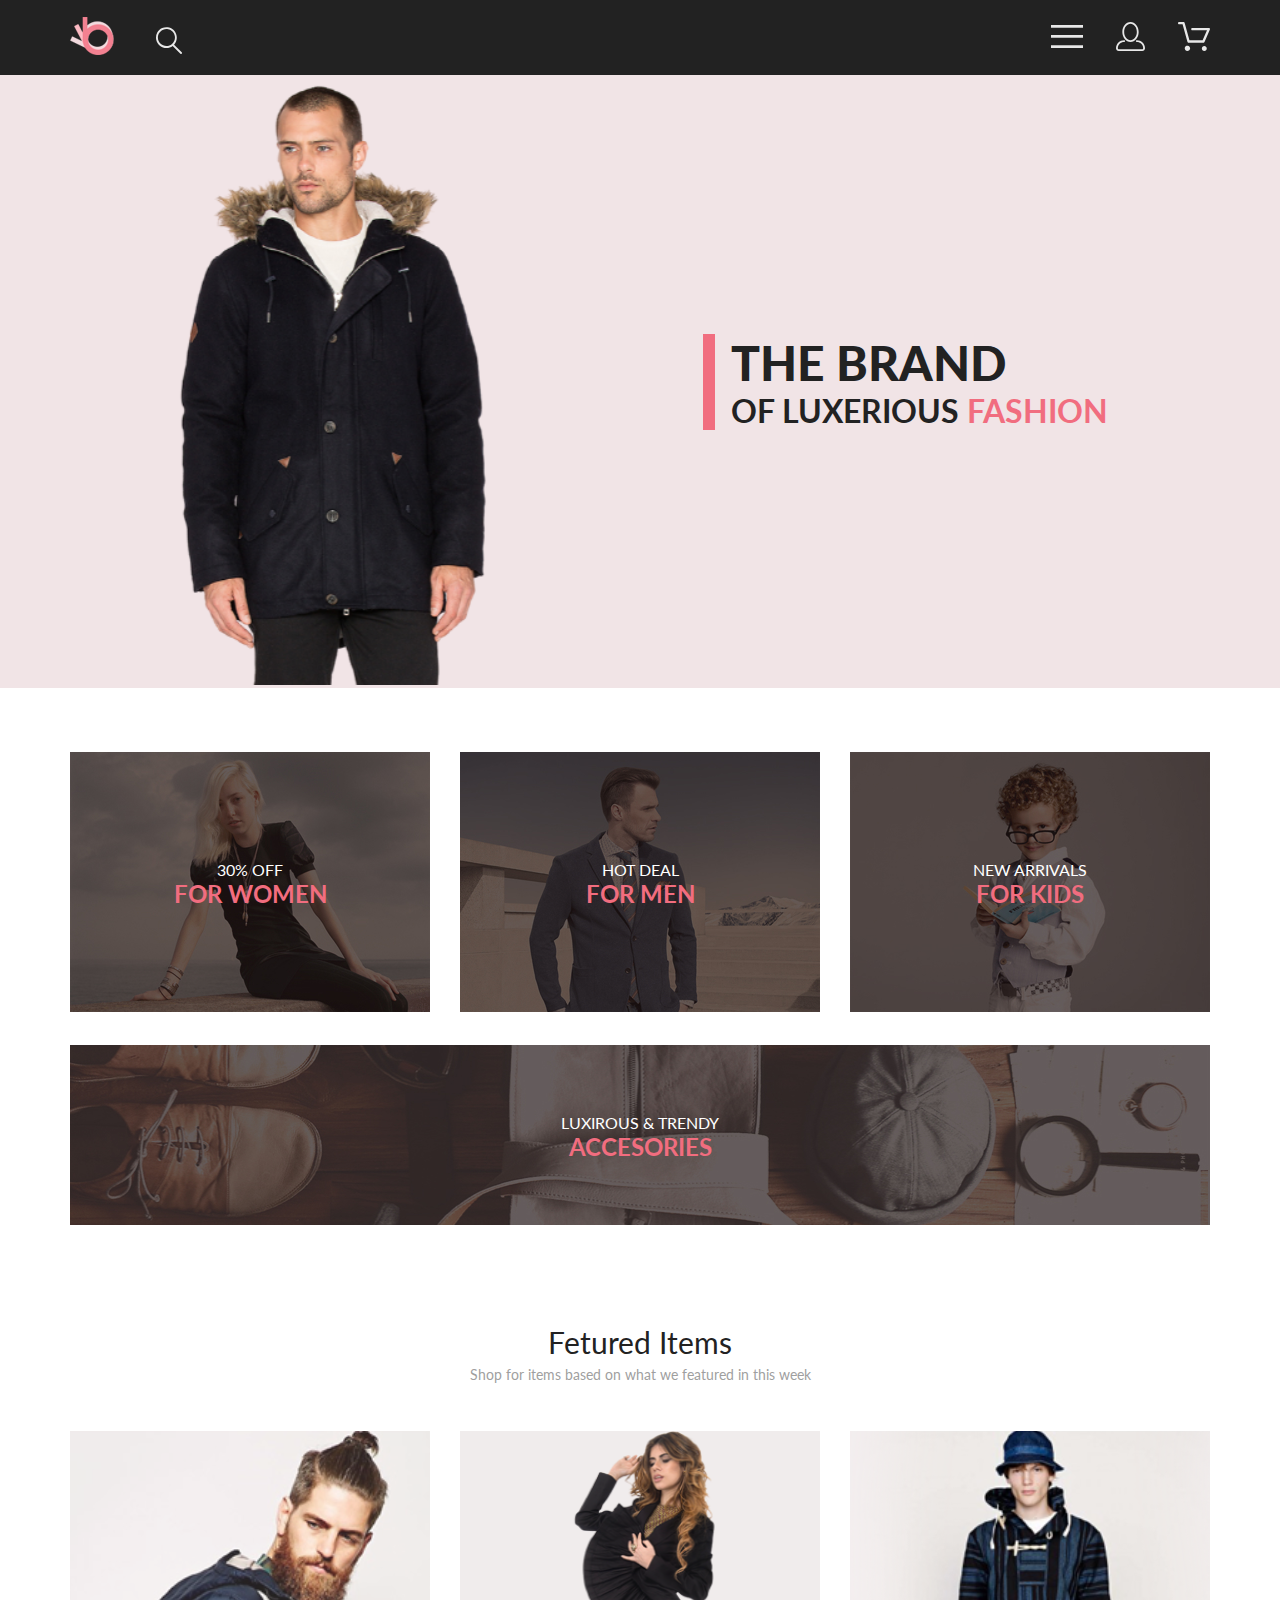
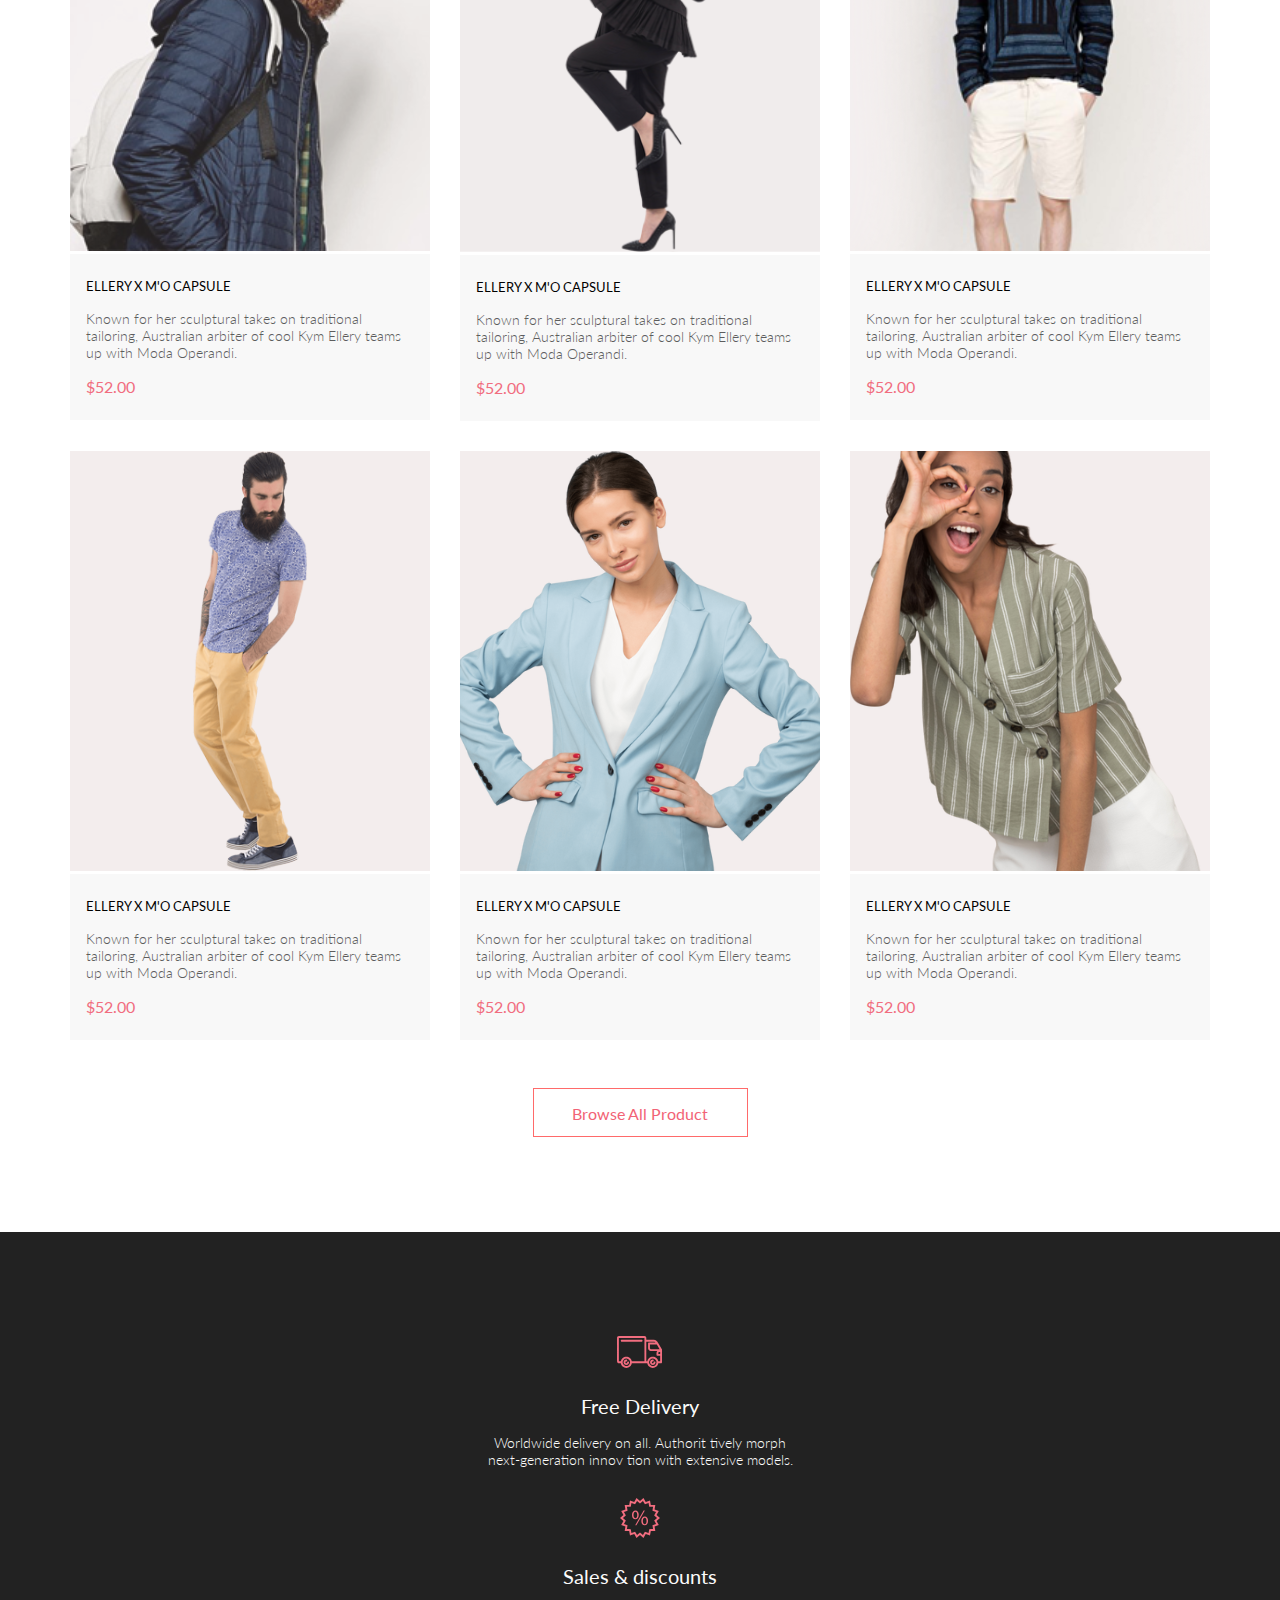
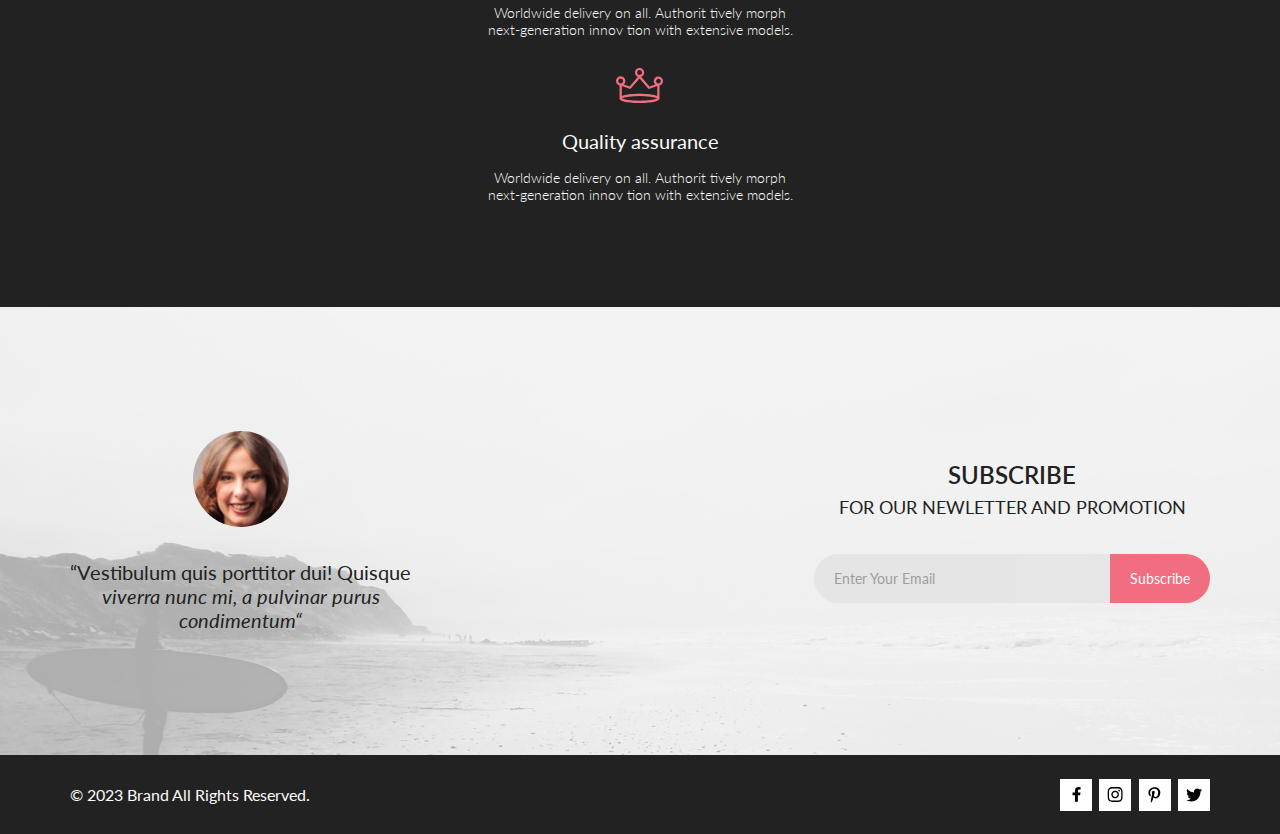
<file: FinalWork/index.html>
<!DOCTYPE html>
<html lang="en">

<head>
    <meta charset="UTF-8">
    <meta http-equiv="X-UA-Compatible" content="IE=edge">
    <meta name="viewport" content="width=device-width, initial-scale=1.0">
    <title>Интернет-магазин</title>
    <link rel="preconnect" href="https://fonts.googleapis.com">
    <link rel="preconnect" href="https://fonts.gstatic.com" crossorigin>
    <link
        href="https://fonts.googleapis.com/css2?family=Lato:wght@300;400;700;900&family=Open+Sans:wght@600;700;800&family=Raleway:wght@300;400;700&display=swap"
        rel="stylesheet">
    <link rel="stylesheet" href="statik/styles/style.css">
</head>

<body>
    <div class="top">

        <header class="header center">

            <div class="header__left">
                <a href="index.html"><img src="statik/images/top__menu__logo.svg" alt="логотип"></a>
                <a href="#"><img src="statik/images/top__menu__search.svg" alt="поиск"></a>
            </div>
            <nav class="header__right">
                <label for="header__check"><img src="statik/images/top__menu__menu.svg" alt="меню"></label>
                <a href="#" class="header__link-site"><img src="statik/images/top__menu__profile.svg"
                        alt="личный профиль"></a>
                <a href="#" class="header__link-site"><img src="statik/images/top__menu__basket.svg" alt="корзина"></a>
            </nav>
            <input class="header__checkbox" id="header__check" type="checkbox" checked>
            <div class="mobile-menu">
                <h3 class="mobile-menu__heading">MENU</h3>
                <div class="mobile-menu__box">
                    <div class="mobile-menu__item">
                        <a href="#" class="mobile-menu__title">MAN</a>
                        <ul class="mobile-menu__list">
                            <li><a class="mobile-menu__link" href="#">Accessories</a></li>
                            <li><a class="mobile-menu__link" href="#">Bags</a></li>
                            <li><a class="mobile-menu__link" href="#">Denim</a></li>
                            <li><a class="mobile-menu__link" href="#">T-Shirts</a></li>
                        </ul>
                    </div>
                    <div class="mobile-menu__item">
                        <a href="#" class="mobile-menu__title">WOMAN</a>
                        <ul class="mobile-menu__list">
                            <li><a class="mobile-menu__link" href="">Accessories</a></li>
                            <li><a class="mobile-menu__link" href="">Jackets & Coats</a></li>
                            <li><a class="mobile-menu__link" href="">Polos</a></li>
                            <li><a class="mobile-menu__link" href="">T-Shirts</a></li>
                            <li><a class="mobile-menu__link" href="">Shirts</a></li>
                        </ul>
                    </div>
                    <div class="mobile-menu__item">
                        <a href="#" class="mobile-menu__title">KIDS</a>
                        <ul class="mobile-menu__list">
                            <li><a class="mobile-menu__link" href="">Accessories</a></li>
                            <li><a class="mobile-menu__link" href="">Jackets & Coats</a></li>
                            <li><a class="mobile-menu__link" href="">Polos</a></li>
                            <li><a class="mobile-menu__link" href="">T-Shirts</a></li>
                            <li><a class="mobile-menu__link" href="">Shirts</a></li>
                            <li><a class="mobile-menu__link" href="">Bags</a></li>
                        </ul>
                    </div>
                </div>



            </div>


        </header>

        <section class="promo">

            <div class="promo__img">
                <img src="statik/images/header__img.svg" alt="фото с моделью">
            </div>

            <div class="promo__content">
                <div class="promo__info">
                    <h1 class="promo__title">THE BRAND</h1>
                    <h2 class="promo__heading">OF LUXERIOUS <span style="color: 
                        #F16D7F;">FASHION</span></h2>
                </div>
            </div>

        </section>

        <section class="sale center">

            <div class="sale__item">
                <div class="sale__content">
                    <p class="sale__text">30% OFF</p>
                    <h3 class="sale__heading">FOR WOMEN</h3>
                </div>
                <img src="statik/images/advertisement001.jpg" alt="sale image" class="img__sale">
            </div>

            <div class="sale__item">
                <div class="sale__content">
                    <p class="sale__text">HOT DEAL</p>
                    <h3 class="sale__heading">FOR MEN</h3>
                </div>
                <img src="statik/images/advertisement002.jpg" alt="sale image" class="img__sale">
            </div>

            <div class="sale__item">
                <div class="sale__content">
                    <p class="sale__text">NEW ARRIVALS</p>
                    <h3 class="sale__heading">FOR KIDS</h3>
                </div>
                <img src="statik/images/advertisement003.jpg" alt="sale image" class="img__sale">
            </div>

            <div class="sale__item sale__item__big">
                <div class="sale__content">
                    <p class="sale__text">LUXIROUS & TRENDY</p>
                    <h3 class="sale__heading">ACCESORIES</h3>
                </div>
                <img src="statik/images/advertisement004.jpg" alt="sale image" class="img__big">
            </div>

        </section>

        <section class="product-box center">

            <h2 class="product-box__heading">Fetured Items</h2>
            <p class="product-box__text">Shop for items based on what we featured in this week</p>

            <div class="product-box__content">

                <div class="product">

                    <div class="product__picturebox">

                        <div class="product__picturebox__itemHover">
                            <button class="product__picturebox__buy-button">
                                <img src="statik/images/Vector.svg" alt="корзина"
                                    class="product__picturebox__buy-button-img">
                                Add to Cart
                            </button>
                        </div>

                        <img src="statik/images/top__info_img001.svg" alt="photo 001" class="product__picturebox__img">

                    </div>

                    <div class="product__content">
                        <h5 class="product__content__heading">ELLERY X M'O CAPSULE</h5>
                        <p class="product__content__text">Known for her sculptural takes on traditional <br>
                            tailoring, Australian arbiter of cool Kym Ellery teams <br>
                            up with Moda Operandi.</p>
                        <p class="product__content__price">$52.00</p>
                    </div>

                </div>

                <div class="product">

                    <div class="product__picturebox">

                        <div class="product__picturebox__itemHover">
                            <button class="product__picturebox__buy-button">
                                <img src="statik/images/Vector.svg" alt="корзина"
                                    class="product__picturebox__buy-button-img">
                                Add to Cart
                            </button>
                        </div>

                        <img src="statik/images/top__info_img002-2.svg" alt="photo 002"
                            class="product__picturebox__img">

                    </div>

                    <div class="product__content">
                        <h5 class="product__content__heading">ELLERY X M'O CAPSULE</h5>
                        <p class="product__content__text">Known for her sculptural takes on traditional <br>
                            tailoring, Australian arbiter of cool Kym Ellery teams <br>
                            up with Moda Operandi.</p>
                        <p class="product__content__price">$52.00</p>
                    </div>

                </div>

                <div class="product">

                    <div class="product__picturebox">

                        <div class="product__picturebox__itemHover">
                            <button class="product__picturebox__buy-button">
                                <img src="statik/images/Vector.svg" alt="корзина"
                                    class="product__picturebox__buy-button-img">
                                Add to Cart
                            </button>
                        </div>

                        <img src="statik/images/top__info_img003.svg" alt="photo 003" class="product__picturebox__img">

                    </div>

                    <div class="product__content">
                        <h5 class="product__content__heading">ELLERY X M'O CAPSULE</h5>
                        <p class="product__content__text">Known for her sculptural takes on traditional <br>
                            tailoring, Australian arbiter of cool Kym Ellery teams <br>
                            up with Moda Operandi.</p>
                        <p class="product__content__price">$52.00</p>
                    </div>

                </div>

                <div class="product">

                    <div class="product__picturebox">

                        <div class="product__picturebox__itemHover">
                            <button class="product__picturebox__buy-button">
                                <img src="statik/images/Vector.svg" alt="корзина"
                                    class="product__picturebox__buy-button-img">
                                Add to Cart
                            </button>
                        </div>

                        <img src="statik/images/top__info_img004.svg" alt="photo 004" class="product__picturebox__img">

                    </div>

                    <div class="product__content">
                        <h5 class="product__content__heading">ELLERY X M'O CAPSULE</h5>
                        <p class="product__content__text">Known for her sculptural takes on traditional <br>
                            tailoring, Australian arbiter of cool Kym Ellery teams <br>
                            up with Moda Operandi.</p>
                        <p class="product__content__price">$52.00</p>
                    </div>

                </div>

                <div class="product">

                    <div class="product__picturebox">

                        <div class="product__picturebox__itemHover">
                            <button class="product__picturebox__buy-button">
                                <img src="statik/images/Vector.svg" alt="корзина"
                                    class="product__picturebox__buy-button-img">
                                Add to Cart
                            </button>
                        </div>

                        <img src="statik/images/top__info_img005.svg" alt="photo 005" class="product__picturebox__img">

                    </div>

                    <div class="product__content">
                        <h5 class="product__content__heading">ELLERY X M'O CAPSULE</h5>
                        <p class="product__content__text">Known for her sculptural takes on traditional <br>
                            tailoring, Australian arbiter of cool Kym Ellery teams <br>
                            up with Moda Operandi.</p>
                        <p class="product__content__price">$52.00</p>
                    </div>

                </div>

                <div class="product">

                    <div class="product__picturebox">

                        <div class="product__picturebox__itemHover">
                            <button class="product__picturebox__buy-button">
                                <img src="statik/images/Vector.svg" alt="корзина"
                                    class="product__picturebox__buy-button-img">
                                Add to Cart
                            </button>
                        </div>

                        <img src="statik/images/top__info_img006.svg" alt="photo 006" class="product__picturebox__img">

                    </div>

                    <div class="product__content">
                        <h5 class="product__content__heading">ELLERY X M'O CAPSULE</h5>
                        <p class="product__content__text">Known for her sculptural takes on traditional <br>
                            tailoring, Australian arbiter of cool Kym Ellery teams <br>
                            up with Moda Operandi.</p>
                        <p class="product__content__price">$52.00</p>
                    </div>

                </div>

            </div>

            <div class="product-box__button">
                <button class="product-box__button__text">Browse All Product</button>
            </div>

        </section>

        <div class="advantages center">

            <article class="advantages__item">
                <img src="statik/images/advantages1.svg" alt="машина">
                <h3 class="advantages__item__heading">Free Delivery</h3>
                <p class="advantages__item__text">Worldwide delivery on all. Authorit tively morph <br> next-generation
                    innov
                    tion with extensive
                    models.
                </p>
            </article>

            <article class="advantages__item">
                <img src="statik/images/advantages2.svg" alt="процент">
                <h3 class="advantages__item__heading">Sales & discounts</h3>
                <p class="advantages__item__text">Worldwide delivery on all. Authorit tively morph <br> next-generation
                    innov
                    tion with extensive
                    models.
                </p>
            </article>

            <article class="advantages__item">
                <img src="statik/images/advantages3.svg" alt="корона">
                <h3 class="advantages__item__heading">Quality assurance</h3>
                <p class="advantages__item__text">Worldwide delivery on all. Authorit tively morph <br> next-generation
                    innov
                    tion with extensive
                    models.
                </p>
            </article>

        </div>

        <div class="subscription center">

            <figure class="subscription__staff">
                <img src="statik/images/face.svg" alt="лицо">
                <p class="subscription__staff__figure-text">“Vestibulum quis porttitor dui! Quisque<br> <em>viverra nunc
                        mi, a pulvinar
                        purus<br>
                        condimentum“</em></p>
            </figure>

            <div class="subscription__input-email">
                <p class="subscription__input-email__text"><span
                        class="subscription__input-email__title">SUBSCRIBE</span><br>
                    FOR OUR NEWLETTER AND PROMOTION</p>

                <div class="subscription__input-email__submit">
                    <input class="subscription__input-email__submit__subscribe" type="email" required
                        placeholder="Enter Your Email">
                    <input class="subscription__input-email__submit__btn" type="submit" value="Subscribe">
                </div>
            </div>

        </div>

        <footer class="footer center">
            <p class="footer__text">© 2023 Brand All Rights Reserved.</p>
            <div class="footer__items">
                <a class="footer__items__item" href="#"><img src="statik/images/facebook.svg" alt="facebook"></a>
                <a class="footer__items__item" href="#"><img src="statik/images/instagram.svg" alt="instagram"></a>
                <a class="footer__items__item" href="#"><svg width="13" height="16" viewBox="0 0 13 16" fill="none"
                        xmlns="http://www.w3.org/2000/svg">
                        <path
                            d="M6.74032 0.203125C3.55564 0.203125 0.408203 2.34063 0.408203 5.8C0.408203 8 1.63738 9.25 2.38233 9.25C2.68963 9.25 2.86655 8.3875 2.86655 8.14375C2.86655 7.85313 2.13091 7.23438 2.13091 6.025C2.13091 3.5125 4.03055 1.73125 6.4889 1.73125C8.60271 1.73125 10.1671 2.94062 10.1671 5.1625C10.1671 6.82187 9.50597 9.93437 7.36422 9.93437C6.59133 9.93437 5.93018 9.37187 5.93018 8.56563C5.93018 7.38438 6.74963 6.24062 6.74963 5.02187C6.74963 2.95312 3.835 3.32812 3.835 5.82812C3.835 6.35313 3.90018 6.93437 4.13298 7.4125C3.70463 9.26875 2.82931 12.0344 2.82931 13.9469C2.82931 14.5375 2.91311 15.1188 2.96899 15.7094C3.07452 15.8281 3.02175 15.8156 3.18316 15.7563C4.74757 13.6 4.69169 13.1781 5.3994 10.3562C5.78119 11.0875 6.76826 11.4812 7.55046 11.4812C10.8469 11.4812 12.3275 8.24688 12.3275 5.33125C12.3275 2.22813 9.66427 0.203125 6.74032 0.203125Z"
                            fill="black" />
                    </svg>
                </a>
                <a class="footer__items__item" href="#"><svg width="17" height="14" viewBox="0 0 17 14" fill="none"
                        xmlns="http://www.w3.org/2000/svg">
                        <path
                            d="M14.4184 3.74113C14.4285 3.88325 14.4285 4.02541 14.4285 4.16753C14.4285 8.50253 11.1512 13.4975 5.16133 13.4975C3.31595 13.4975 1.60168 12.9594 0.159668 12.0254C0.421861 12.0558 0.673935 12.066 0.946216 12.066C2.46887 12.066 3.87057 11.5483 4.98989 10.665C3.55797 10.6345 2.35797 9.69038 1.94452 8.39088C2.14621 8.42131 2.34788 8.44163 2.55966 8.44163C2.85209 8.44163 3.14455 8.401 3.4168 8.32997C1.92437 8.02538 0.805016 6.70559 0.805016 5.11169V5.07109C1.23861 5.31475 1.74285 5.46703 2.27726 5.48731C1.39996 4.89847 0.825192 3.89341 0.825192 2.75634C0.825192 2.14722 0.986506 1.58884 1.26887 1.10153C2.87224 3.09138 5.28232 4.39084 7.9848 4.533C7.93439 4.28934 7.90413 4.03556 7.90413 3.78175C7.90413 1.97463 9.35623 0.502563 11.1613 0.502563C12.0991 0.502563 12.9461 0.898501 13.5411 1.53809C14.2772 1.39597 14.9831 1.12184 15.6083 0.74622C15.3662 1.50766 14.852 2.14725 14.1764 2.55331C14.8318 2.48228 15.4671 2.2995 16.052 2.04572C15.6084 2.69544 15.0537 3.27409 14.4184 3.74113V3.74113Z"
                            fill="black" />
                    </svg>
                </a>
            </div>
        </footer>

    </div>

</body>

</html>
</file>
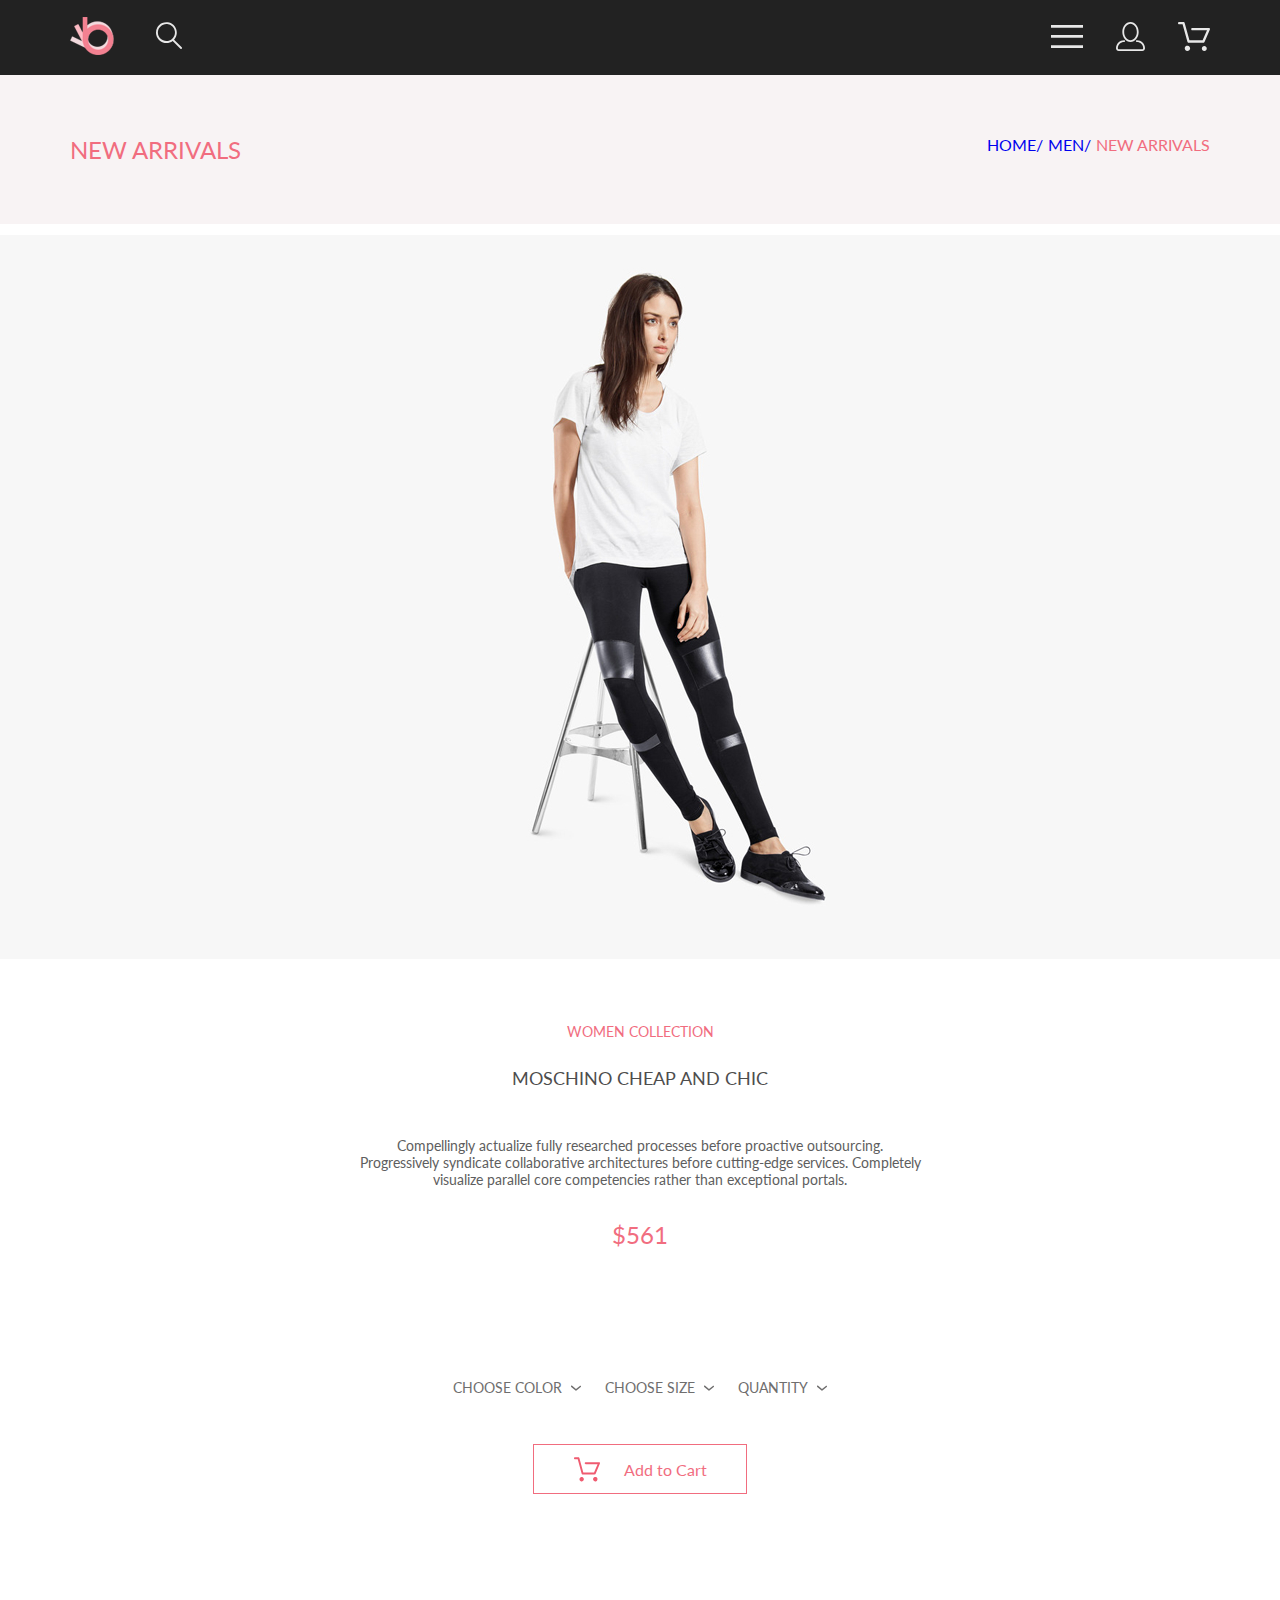
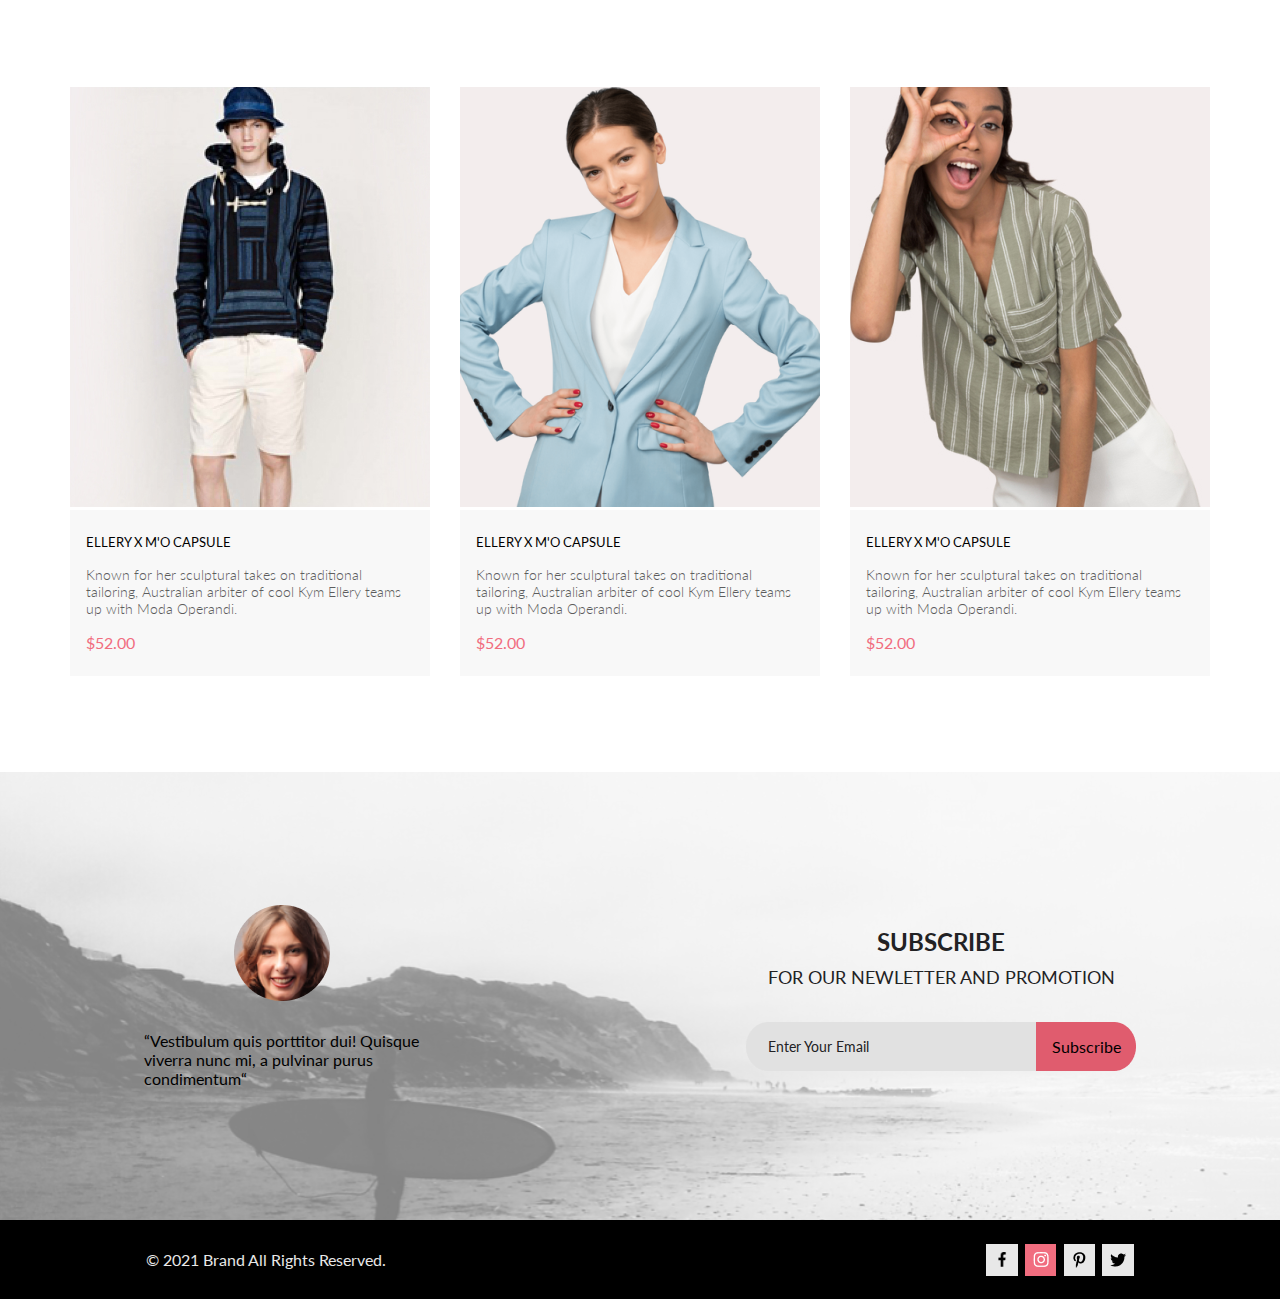
<file: HW_1/index.html>
<!DOCTYPE html>
<html lang="en">

<head>
    <link rel="preconnect" href="https://fonts.googleapis.com">
    <link rel="preconnect" href="https://fonts.gstatic.com" crossorigin>
    <link href="https://fonts.googleapis.com/css2?family=Lato:wght@300;400;700;900&display=swap" rel="stylesheet">
    <meta charset="UTF-8">
    <meta http-equiv="X-UA-Compatible" content="IE=edge">
    <meta name="viewport" content="width=device-width, initial-scale=1.0">
    <title>Document</title>
    <link rel="stylesheet" href="style.css">
    <link rel="preconnect" href="https://fonts.googleapis.com">
    <link rel="preconnect" href="https://fonts.gstatic.com" crossorigin>
    <link
        href="https://fonts.googleapis.com/css2?family=Lato:ital,wght@0,100;1,400&family=Open+Sans:ital,wght@0,300;0,500;1,400&family=Pattaya&display=swap"
        rel="stylesheet">
</head>

<body>
    <header class="header center">
        <div class="header__left">
            <a href="index.html"><img src="img/logo.png" alt="logo"></a>
            <a href="#"><img src="img/search.svg" alt="search"></a>
        </div>
        <nav class="header__right">
            <label for="header__check"><img src="img/menu.svg" alt="menu"></label>
            <a class="header__link-site" href="registration.html"><img src="img/reg.svg" alt="reg"></a>
            <a class="header__link-site" href="cart.html"><img src="img/cart.svg" alt="cart"></a>
        </nav>
        <input class="header__checkbox" id="header__check" type="checkbox">
        <!-- <div class="mobile-menu">
            <div class="mobile-menu__link-site">
                <a href="registration.html">
                    <svg width="29" height="29" viewBox="0 0 29 29" fill="none" xmlns="http://www.w3.org/2000/svg">
                        <path
                            d="M14.5 19.937C19 19.937 22.656 15.464 22.656 9.968C22.656 4.472 19 0 14.5 0C13.3631 0.0217413 12.2463 0.303398 11.2351 0.823397C10.2239 1.34339 9.34507 2.08794 8.66602 3C7.12663 4.99573 6.30819 7.45381 6.34399 9.974C6.34399 15.465 10 19.937 14.5 19.937ZM14.5 1.813C18 1.813 20.844 5.472 20.844 9.969C20.844 14.466 17.998 18.125 14.5 18.125C11.002 18.125 8.15603 14.465 8.15503 9.969C8.15403 5.473 11 1.813 14.5 1.813ZM20.844 18.125C20.6036 18.125 20.373 18.2205 20.203 18.3905C20.033 18.5605 19.9375 18.7911 19.9375 19.0315C19.9375 19.2719 20.033 19.5025 20.203 19.6725C20.373 19.8425 20.6036 19.938 20.844 19.938C22.526 19.9399 24.1386 20.6088 25.3279 21.7982C26.5172 22.9875 27.1861 24.6 27.188 26.282C27.1875 26.5221 27.0918 26.7523 26.922 26.9221C26.7522 27.0918 26.5221 27.1875 26.282 27.188H2.71997C2.47985 27.1875 2.24975 27.0918 2.07996 26.9221C1.91016 26.7523 1.81449 26.5221 1.81396 26.282C1.81608 24.6001 2.48517 22.9877 3.67444 21.7985C4.86371 20.6092 6.47608 19.9401 8.15796 19.938C8.39824 19.938 8.62868 19.8425 8.79858 19.6726C8.96849 19.5027 9.06396 19.2723 9.06396 19.032C9.06396 18.7917 8.96849 18.5613 8.79858 18.3914C8.62868 18.2215 8.39824 18.126 8.15796 18.126C5.99541 18.1279 3.92201 18.9875 2.39258 20.5164C0.863144 22.0453 0.00264777 24.1185 0 26.281C0.000794067 27.0019 0.287502 27.693 0.797241 28.2027C1.30698 28.7125 1.99811 28.9992 2.71899 29H26.282C27.0027 28.9989 27.6936 28.7121 28.2031 28.2024C28.7126 27.6927 28.9992 27.0017 29 26.281C28.9974 24.1187 28.1372 22.0457 26.6083 20.5168C25.0793 18.9878 23.0063 18.1276 20.844 18.125Z"
                            fill="black" />
                    </svg>
                </a>
                <a href="cart.html">
                    <svg width="32" height="29" viewBox="0 0 32 29" fill="none" xmlns="http://www.w3.org/2000/svg">
                        <path
                            d="M26.2009 29C25.5532 28.9738 24.9415 28.6948 24.4972 28.2227C24.0529 27.7506 23.8114 27.1232 23.8245 26.475C23.8376 25.8269 24.1043 25.2097 24.5673 24.7559C25.0303 24.3022 25.6527 24.048 26.301 24.048C26.9493 24.048 27.5717 24.3022 28.0347 24.7559C28.4977 25.2097 28.7644 25.8269 28.7775 26.475C28.7906 27.1232 28.549 27.7506 28.1047 28.2227C27.6604 28.6948 27.0488 28.9738 26.401 29H26.2009ZM6.75293 26.32C6.75293 25.79 6.91011 25.2718 7.20459 24.8311C7.49907 24.3904 7.91764 24.0469 8.40735 23.844C8.89705 23.6412 9.43594 23.5881 9.95581 23.6915C10.4757 23.7949 10.9532 24.0502 11.328 24.425C11.7028 24.7998 11.9581 25.2773 12.0615 25.7972C12.1649 26.317 12.1118 26.8559 11.9089 27.3456C11.7061 27.8353 11.3626 28.2539 10.9219 28.5483C10.4812 28.8428 9.96304 29 9.43298 29C9.08087 29.0003 8.73212 28.9311 8.40674 28.7966C8.08136 28.662 7.78569 28.4646 7.53662 28.2158C7.28755 27.9669 7.09001 27.6713 6.9552 27.3461C6.82039 27.0208 6.75098 26.6721 6.75098 26.32H6.75293ZM10.553 20.686C10.2935 20.6868 10.0409 20.6024 9.83411 20.4457C9.62727 20.2891 9.47758 20.0689 9.40796 19.819L4.57495 2.36401H1.18201C0.868521 2.36401 0.567859 2.23947 0.346191 2.01781C0.124523 1.79614 0 1.49549 0 1.18201C0 0.868519 0.124523 0.567873 0.346191 0.346205C0.567859 0.124537 0.868521 5.81268e-06 1.18201 5.81268e-06H5.46301C5.7225 -0.00080736 5.97504 0.0837201 6.18176 0.240568C6.38848 0.397416 6.53784 0.617884 6.60693 0.868006L11.4399 18.323H24.6179L29.001 8.27501H14.401C14.2428 8.27961 14.0854 8.25242 13.9379 8.19507C13.7904 8.13771 13.6559 8.05134 13.5424 7.94108C13.4288 7.83082 13.3386 7.69891 13.277 7.55315C13.2154 7.40739 13.1836 7.25075 13.1836 7.0925C13.1836 6.93426 13.2154 6.77762 13.277 6.63186C13.3386 6.4861 13.4288 6.35419 13.5424 6.24393C13.6559 6.13367 13.7904 6.0473 13.9379 5.98994C14.0854 5.93259 14.2428 5.90541 14.401 5.91001H30.814C31.0097 5.90996 31.2022 5.95866 31.3744 6.05172C31.5465 6.14478 31.6928 6.27926 31.7999 6.44301C31.9078 6.60729 31.9734 6.79569 31.9908 6.99145C32.0083 7.18721 31.9771 7.38424 31.9 7.565L26.495 19.977C26.4026 20.1876 26.251 20.3668 26.0585 20.4927C25.866 20.6186 25.641 20.6858 25.411 20.686H10.553Z"
                            fill="black" />
                    </svg>

                </a>
            </div>
            <h3 class="mobile-menu__heading">MENU</h3>
            <div class="mobile-menu__box">
                <div class="mobile-menu__item">
                    <a href="catalog.html" class="mobile-menu__title">MAN</a>
                    <ul class="mobile-menu__list">
                        <li><a class="mobile-menu__link" href="#">Accessories</a></li>
                        <li><a class="mobile-menu__link" href="#">Bags</a></li>
                        <li><a class="mobile-menu__link" href="#">Denim</a></li>
                        <li><a class="mobile-menu__link" href="#">T-Shirts</a></li>
                    </ul>
                </div>
                <div class="mobile-menu__item">
                    <a href="catalog.html" class="mobile-menu__title">WOMAN</a>
                    <ul class="mobile-menu__list">
                        <li><a class="mobile-menu__link" href="">Accessories</a></li>
                        <li><a class="mobile-menu__link" href="">Bags</a></li>
                        <li><a class="mobile-menu__link" href="">Denim</a></li>
                        <li><a class="mobile-menu__link" href="">T-Shirts</a></li>
                    </ul>
                </div>
                <div class="mobile-menu__item">
                    <a href="catalog.html" class="mobile-menu__title">KIDS</a>
                    <ul class="mobile-menu__list">
                        <li><a class="mobile-menu__link" href="">Accessories</a></li>
                        <li><a class="mobile-menu__link" href="">Bags</a></li>
                        <li><a class="mobile-menu__link" href="">Denim</a></li>
                        <li><a class="mobile-menu__link" href="">T-Shirts</a></li>
                    </ul>
                </div>
            </div>
        </div> -->
    </header>
    <!-- <section class="promo">
        <div class="promo__img">
            <img src="img/promo.png" alt="photo promo">
        </div>
        <div class="promo__content">
            <div class="promo__info">
                <h1 class="promo__title">THE BRAND</h1>
                <h2 class="promo__heading">OF LUXERIOUS FASHION</h2>
            </div>
        </div>
    </section> -->
    <!-- <section class="sale center">
        <div class="sale__item">
            <img src="img/si1.jpg" alt="sale image">
            <div class="sale__content">
                <p class="sale__text">30% OFF</p>
                <h3 class="sale__heading">FOR WOMEN</h3>
            </div>
        </div>
        <div class="sale__item">
            <img src="img/si2.jpg" alt="sale image">
            <div class="sale__content">
                <p class="sale__text">30% OFF</p>
                <h3 class="sale__heading">FOR WOMEN</h3>
            </div>
        </div>
        <div class="sale__item">
            <img src="img/si3.jpg" alt="sale image">
            <div class="sale__content">
                <p class="sale__text">30% OFF</p>
                <h3 class="sale__heading">FOR WOMEN</h3>
            </div>
        </div>
        <div class="sale__item sale__item_big">
            <img src="img/sibig.jpg" alt="sale image">
            <div class="sale__content">
                <p class="sale__text">30% OFF</p>
                <h3 class="sale__heading">FOR WOMEN</h3>
            </div>
        </div>
    </section> -->

    <section class="top-head center">
        <h2 class="top-head_heading">
            NEW ARRIVALS
        </h2>
        <nav class="top-head_breadcrumbs">
            <a href="#" class="top-head_breadcrumbs_linc">HOME/</a>
            <a href="#" class="top-head_breadcrumbs_linc">MEN/</a>
            <div><a href="#" class="top-head_breadcrumbs_linc top-head_last_linc">NEW ARRIVALS</a></div>
        </nav>
    </section>

    <div class="women_img center"><img src="img/women_1.jpg" alt="women"></div>
    <section class="women center">
        
        <div class="women_text">
            <p class="women_text_one">WOMEN COLLECTION</p>
            <p class="women_text_two">MOSCHINO CHEAP AND CHIC</p>
            <p class="women_text_three">Compellingly actualize fully researched processes before proactive outsourcing.
                <br> Progressively syndicate collaborative architectures before cutting-edge services. Completely <br>
                visualize parallel core competencies rather than exceptional portals. </p>
            <p class="women_text_price">$561</p>
        </div>
        <div class="choose center">
            <div class="choose_items">
                <a href="#" class="choose_item"><span>CHOOSE COLOR</span> <svg width="11" height="6" viewBox="0 0 11 6" fill="none" xmlns="http://www.w3.org/2000/svg">
                    <path d="M5.00214 5.64846C4.83521 5.64879 4.67343 5.59016 4.54488 5.48275L0.258102 1.88021C0.112196 1.75791 0.0204417 1.58217 0.00302325 1.39165C-0.0143952 1.20112 0.0439493 1.01143 0.165221 0.864289C0.286493 0.717149 0.460759 0.624619 0.649682 0.607053C0.838605 0.589487 1.02671 0.648325 1.17262 0.770623L5.00214 3.9985L8.83167 0.885905C8.90475 0.826055 8.98884 0.781361 9.0791 0.754391C9.16937 0.727421 9.26403 0.718707 9.35764 0.72875C9.45126 0.738794 9.54198 0.767396 9.6246 0.812913C9.70722 0.85843 9.7801 0.919965 9.83906 0.993981C9.90449 1.06806 9.95405 1.15498 9.98462 1.24927C10.0152 1.34357 10.0261 1.44321 10.0167 1.54197C10.0073 1.64073 9.97784 1.73646 9.93005 1.82318C9.88227 1.9099 9.81723 1.98573 9.73904 2.04592L5.45225 5.52598C5.32002 5.61641 5.16154 5.65954 5.00214 5.64846Z" fill="#6F6E6E"/>
                    </svg>
                    </a>
                <a href="#" class="choose_item"><span>CHOOSE SIZE</span> <svg width="11" height="6" viewBox="0 0 11 6" fill="none" xmlns="http://www.w3.org/2000/svg">
                    <path d="M5.00214 5.64846C4.83521 5.64879 4.67343 5.59016 4.54488 5.48275L0.258102 1.88021C0.112196 1.75791 0.0204417 1.58217 0.00302325 1.39165C-0.0143952 1.20112 0.0439493 1.01143 0.165221 0.864289C0.286493 0.717149 0.460759 0.624619 0.649682 0.607053C0.838605 0.589487 1.02671 0.648325 1.17262 0.770623L5.00214 3.9985L8.83167 0.885905C8.90475 0.826055 8.98884 0.781361 9.0791 0.754391C9.16937 0.727421 9.26403 0.718707 9.35764 0.72875C9.45126 0.738794 9.54198 0.767396 9.6246 0.812913C9.70722 0.85843 9.7801 0.919965 9.83906 0.993981C9.90449 1.06806 9.95405 1.15498 9.98462 1.24927C10.0152 1.34357 10.0261 1.44321 10.0167 1.54197C10.0073 1.64073 9.97784 1.73646 9.93005 1.82318C9.88227 1.9099 9.81723 1.98573 9.73904 2.04592L5.45225 5.52598C5.32002 5.61641 5.16154 5.65954 5.00214 5.64846Z" fill="#6F6E6E"/>
                    </svg></a>
                <a href="#" class="choose_item"><span>QUANTITY</span><svg width="11" height="6" viewBox="0 0 11 6" fill="none" xmlns="http://www.w3.org/2000/svg">
                    <path d="M5.00214 5.64846C4.83521 5.64879 4.67343 5.59016 4.54488 5.48275L0.258102 1.88021C0.112196 1.75791 0.0204417 1.58217 0.00302325 1.39165C-0.0143952 1.20112 0.0439493 1.01143 0.165221 0.864289C0.286493 0.717149 0.460759 0.624619 0.649682 0.607053C0.838605 0.589487 1.02671 0.648325 1.17262 0.770623L5.00214 3.9985L8.83167 0.885905C8.90475 0.826055 8.98884 0.781361 9.0791 0.754391C9.16937 0.727421 9.26403 0.718707 9.35764 0.72875C9.45126 0.738794 9.54198 0.767396 9.6246 0.812913C9.70722 0.85843 9.7801 0.919965 9.83906 0.993981C9.90449 1.06806 9.95405 1.15498 9.98462 1.24927C10.0152 1.34357 10.0261 1.44321 10.0167 1.54197C10.0073 1.64073 9.97784 1.73646 9.93005 1.82318C9.88227 1.9099 9.81723 1.98573 9.73904 2.04592L5.45225 5.52598C5.32002 5.61641 5.16154 5.65954 5.00214 5.64846Z" fill="#6F6E6E"/>
                    </svg></a>
            </div>
            <div class="choose_btn"><svg width="27" height="25" viewBox="0 0 27 25" fill="none"
                    xmlns="http://www.w3.org/2000/svg">
                    <path
                        d="M5.49847 22.185C5.50635 21.752 5.64091 21.3309 5.88519 20.9748C6.12947 20.6186 6.47261 20.3431 6.87158 20.1828C7.27055 20.0226 7.7076 19.9848 8.12781 20.0741C8.54802 20.1635 8.93269 20.376 9.23358 20.685C9.53447 20.994 9.73817 21.3857 9.81909 21.811C9.90002 22.2363 9.85453 22.6763 9.68842 23.0756C9.52231 23.475 9.24296 23.8161 8.88538 24.0559C8.52779 24.2957 8.10791 24.4237 7.67847 24.4237C7.38955 24.4211 7.10399 24.3611 6.83807 24.2472C6.57216 24.1333 6.3311 23.9676 6.12866 23.7597C5.92623 23.5518 5.76639 23.3057 5.65826 23.0355C5.55013 22.7653 5.49584 22.4763 5.49847 22.185ZM21.3045 24.4237C20.8711 24.4303 20.4453 24.3087 20.0797 24.074C19.7141 23.8393 19.4247 23.5017 19.2471 23.103C19.0696 22.7042 19.0117 22.2618 19.0806 21.8303C19.1496 21.3988 19.3423 20.9971 19.6351 20.6748C19.9278 20.3524 20.3077 20.1236 20.728 20.0165C21.1482 19.9095 21.5903 19.929 21.9997 20.0724C22.4091 20.2159 22.7679 20.4771 23.0317 20.8238C23.2956 21.1706 23.453 21.5877 23.4845 22.0236C23.5269 22.6155 23.3369 23.2004 22.9555 23.6523C22.7706 23.8745 22.5436 24.0574 22.2877 24.1901C22.0319 24.3227 21.7524 24.4025 21.4655 24.4247L21.3045 24.4237ZM8.59351 17.4855C8.38116 17.4851 8.17488 17.414 8.00671 17.2833C7.83855 17.1525 7.71792 16.9694 7.66351 16.7624L3.73651 2.19527H0.978516C0.719001 2.19527 0.470064 2.09128 0.28656 1.90622C0.103056 1.72116 0 1.47018 0 1.20847C0 0.946764 0.103056 0.695782 0.28656 0.510726C0.470064 0.325669 0.719001 0.22168 0.978516 0.22168H4.45752C4.66982 0.222254 4.876 0.293463 5.04413 0.424184C5.21226 0.554905 5.33295 0.737883 5.38751 0.944787L9.31451 15.5119H20.0185L23.5765 7.12665H11.7185C11.459 7.12665 11.2101 7.02266 11.0266 6.83761C10.8431 6.65255 10.74 6.40157 10.74 6.13986C10.74 5.87815 10.8431 5.62717 11.0266 5.44211C11.2101 5.25705 11.459 5.15306 11.7185 5.15306H25.0535C25.2131 5.15352 25.3701 5.19451 25.5099 5.27223C25.6497 5.34995 25.7679 5.46195 25.8535 5.59784C25.9413 5.73569 25.9945 5.89303 26.0084 6.05627C26.0224 6.21951 25.9966 6.38368 25.9335 6.53465L21.5425 16.8935C21.469 17.0684 21.3462 17.2177 21.1895 17.3229C21.0327 17.4281 20.8488 17.4846 20.6605 17.4855H8.59351Z"
                        fill="#EF5B70" />
                </svg>
                Add to Cart</div>
        </div>
    </section>

    <section class="product-box center">
        <!-- <h2 class="product-box__heading">Fetured Items</h2>
        <p class="product-box__text">Shop for items based on what we featured in this week</p> -->
        <div class="product-box__content">
            <!-- <div class="product">
                <img class="product__img" src="img/product1.jpg" alt="#">
                <div class="product__content">
                    <a href="product.html" class="product__heading">ELLERY X M'O CAPSULE</a>
                    <p class="product__text">Known for her sculptural takes on traditional tailoring, Australian
                        arbiter
                        of cool Kym Ellery teams up with Moda Operandi.</p>
                    <p class="product__price">$52.00</p>
                </div>
                <a href="#" class="product__add"><svg width="27" height="25" viewBox="0 0 27 25" fill="none"
                        xmlns="http://www.w3.org/2000/svg">
                        <path
                            d="M21.9509 23.2667H21.8386C21.2294 23.2667 20.7177 22.7671 20.6735 22.1294C20.629 21.4607 21.1175 20.8785 21.7626 20.8346C21.788 20.8329 21.8145 20.832 21.8405 20.832C22.4575 20.832 22.9743 21.3219 23.0201 21.9487C23.0319 22.1971 22.9914 22.5514 22.736 22.8439L22.73 22.8507L22.7242 22.8575C22.5275 23.0912 22.2607 23.2321 21.9509 23.2667ZM8.21887 23.2604C7.5683 23.2604 7.03906 22.7174 7.03906 22.05C7.03906 21.3832 7.5683 20.8406 8.21887 20.8406C8.86945 20.8406 9.39868 21.3832 9.39868 22.05C9.39868 22.7174 8.86945 23.2604 8.21887 23.2604Z"
                            fill="white" />
                        <path
                            d="M21.876 22.2662C21.921 22.2549 21.9423 22.2339 21.96 22.2129C21.9678 22.2037 21.9756 22.1946 21.9835 22.1855C22.02 22.1438 22.0233 22.0553 22.0224 22.0105C22.0092 21.9044 21.9185 21.8315 21.8412 21.8315C21.8375 21.8315 21.8336 21.8317 21.8312 21.8318C21.7531 21.8372 21.6653 21.9409 21.6719 22.0625C21.6813 22.1793 21.7675 22.2662 21.8392 22.2662H21.876ZM8.21954 22.2599C8.31873 22.2599 8.39935 22.1655 8.39935 22.0496C8.39935 21.9341 8.31873 21.8401 8.21954 21.8401C8.12042 21.8401 8.03973 21.9341 8.03973 22.0496C8.03973 22.1655 8.12042 22.2599 8.21954 22.2599ZM21.9995 24.2662C21.9517 24.2662 21.8878 24.2662 21.8392 24.2662C20.7017 24.2662 19.7567 23.3545 19.6765 22.198C19.5964 20.9929 20.4937 19.9183 21.6953 19.8364C21.7441 19.8331 21.7928 19.8315 21.8412 19.8315C22.9799 19.8315 23.9413 20.7324 24.019 21.8884C24.0505 22.4915 23.8741 23.0612 23.4898 23.5012C23.1055 23.9575 22.5764 24.2177 21.9995 24.2662ZM8.21954 24.2599C7.01532 24.2599 6.03973 23.2709 6.03973 22.0496C6.03973 20.8291 7.01532 19.8401 8.21954 19.8401C9.42371 19.8401 10.3994 20.8291 10.3994 22.0496C10.3994 23.2709 9.42371 24.2599 8.21954 24.2599ZM21.1984 17.3938H9.13306C8.70013 17.3938 8.31586 17.1005 8.20331 16.6775L4.27753 2.24768H1.52173C0.993408 2.24768 0.560547 1.80859 0.560547 1.27039C0.560547 0.733032 0.993408 0.292969 1.52173 0.292969H4.99933C5.43134 0.292969 5.81561 0.586304 5.9281 1.01025L9.85394 15.4391H20.5576L24.1144 7.13379H12.2578C11.7286 7.13379 11.2957 6.69373 11.2957 6.15649C11.2957 5.61914 11.7286 5.17908 12.2578 5.17908H25.5886C25.9091 5.17908 26.2141 5.34192 26.3896 5.61914C26.566 5.89539 26.5984 6.23743 26.4697 6.547L22.0795 16.807C21.9193 17.1653 21.5827 17.3938 21.1984 17.3938Z"
                            fill="white" />
                        <path
                            d="M21.876 22.2662C21.921 22.2549 21.9423 22.2339 21.96 22.2129C21.9678 22.2037 21.9756 22.1946 21.9835 22.1855C22.02 22.1438 22.0233 22.0553 22.0224 22.0105C22.0092 21.9044 21.9185 21.8315 21.8412 21.8315C21.8375 21.8315 21.8336 21.8317 21.8312 21.8318C21.7531 21.8372 21.6653 21.9409 21.6719 22.0625C21.6813 22.1793 21.7675 22.2662 21.8392 22.2662H21.876ZM8.21954 22.2599C8.31873 22.2599 8.39935 22.1655 8.39935 22.0496C8.39935 21.9341 8.31873 21.8401 8.21954 21.8401C8.12042 21.8401 8.03973 21.9341 8.03973 22.0496C8.03973 22.1655 8.12042 22.2599 8.21954 22.2599ZM21.9995 24.2662C21.9517 24.2662 21.8878 24.2662 21.8392 24.2662C20.7017 24.2662 19.7567 23.3545 19.6765 22.198C19.5964 20.9929 20.4937 19.9183 21.6953 19.8364C21.7441 19.8331 21.7928 19.8315 21.8412 19.8315C22.9799 19.8315 23.9413 20.7324 24.019 21.8884C24.0505 22.4915 23.8741 23.0612 23.4898 23.5012C23.1055 23.9575 22.5764 24.2177 21.9995 24.2662ZM8.21954 24.2599C7.01532 24.2599 6.03973 23.2709 6.03973 22.0496C6.03973 20.8291 7.01532 19.8401 8.21954 19.8401C9.42371 19.8401 10.3994 20.8291 10.3994 22.0496C10.3994 23.2709 9.42371 24.2599 8.21954 24.2599ZM21.1984 17.3938H9.13306C8.70013 17.3938 8.31586 17.1005 8.20331 16.6775L4.27753 2.24768H1.52173C0.993408 2.24768 0.560547 1.80859 0.560547 1.27039C0.560547 0.733032 0.993408 0.292969 1.52173 0.292969H4.99933C5.43134 0.292969 5.81561 0.586304 5.9281 1.01025L9.85394 15.4391H20.5576L24.1144 7.13379H12.2578C11.7286 7.13379 11.2957 6.69373 11.2957 6.15649C11.2957 5.61914 11.7286 5.17908 12.2578 5.17908H25.5886C25.9091 5.17908 26.2141 5.34192 26.3896 5.61914C26.566 5.89539 26.5984 6.23743 26.4697 6.547L22.0795 16.807C21.9193 17.1653 21.5827 17.3938 21.1984 17.3938Z"
                            fill="white" />
                    </svg>
                    Add to Cart</a>
            </div>
            <div class="product">
                <img class="product__img" src="img/a4.jpg" alt="#">
                <div class="product__content">
                    <a href="product.html" class="product__heading">ELLERY X M'O CAPSULE</a>
                    <p class="product__text">Known for her sculptural takes on traditional tailoring, Australian
                        arbiter
                        of cool Kym Ellery teams up with Moda Operandi.</p>
                    <p class="product__price">$52.00</p>
                </div>
                <a href="#" class="product__add"><svg width="27" height="25" viewBox="0 0 27 25" fill="none"
                        xmlns="http://www.w3.org/2000/svg">
                        <path
                            d="M21.9509 23.2667H21.8386C21.2294 23.2667 20.7177 22.7671 20.6735 22.1294C20.629 21.4607 21.1175 20.8785 21.7626 20.8346C21.788 20.8329 21.8145 20.832 21.8405 20.832C22.4575 20.832 22.9743 21.3219 23.0201 21.9487C23.0319 22.1971 22.9914 22.5514 22.736 22.8439L22.73 22.8507L22.7242 22.8575C22.5275 23.0912 22.2607 23.2321 21.9509 23.2667ZM8.21887 23.2604C7.5683 23.2604 7.03906 22.7174 7.03906 22.05C7.03906 21.3832 7.5683 20.8406 8.21887 20.8406C8.86945 20.8406 9.39868 21.3832 9.39868 22.05C9.39868 22.7174 8.86945 23.2604 8.21887 23.2604Z"
                            fill="white" />
                        <path
                            d="M21.876 22.2662C21.921 22.2549 21.9423 22.2339 21.96 22.2129C21.9678 22.2037 21.9756 22.1946 21.9835 22.1855C22.02 22.1438 22.0233 22.0553 22.0224 22.0105C22.0092 21.9044 21.9185 21.8315 21.8412 21.8315C21.8375 21.8315 21.8336 21.8317 21.8312 21.8318C21.7531 21.8372 21.6653 21.9409 21.6719 22.0625C21.6813 22.1793 21.7675 22.2662 21.8392 22.2662H21.876ZM8.21954 22.2599C8.31873 22.2599 8.39935 22.1655 8.39935 22.0496C8.39935 21.9341 8.31873 21.8401 8.21954 21.8401C8.12042 21.8401 8.03973 21.9341 8.03973 22.0496C8.03973 22.1655 8.12042 22.2599 8.21954 22.2599ZM21.9995 24.2662C21.9517 24.2662 21.8878 24.2662 21.8392 24.2662C20.7017 24.2662 19.7567 23.3545 19.6765 22.198C19.5964 20.9929 20.4937 19.9183 21.6953 19.8364C21.7441 19.8331 21.7928 19.8315 21.8412 19.8315C22.9799 19.8315 23.9413 20.7324 24.019 21.8884C24.0505 22.4915 23.8741 23.0612 23.4898 23.5012C23.1055 23.9575 22.5764 24.2177 21.9995 24.2662ZM8.21954 24.2599C7.01532 24.2599 6.03973 23.2709 6.03973 22.0496C6.03973 20.8291 7.01532 19.8401 8.21954 19.8401C9.42371 19.8401 10.3994 20.8291 10.3994 22.0496C10.3994 23.2709 9.42371 24.2599 8.21954 24.2599ZM21.1984 17.3938H9.13306C8.70013 17.3938 8.31586 17.1005 8.20331 16.6775L4.27753 2.24768H1.52173C0.993408 2.24768 0.560547 1.80859 0.560547 1.27039C0.560547 0.733032 0.993408 0.292969 1.52173 0.292969H4.99933C5.43134 0.292969 5.81561 0.586304 5.9281 1.01025L9.85394 15.4391H20.5576L24.1144 7.13379H12.2578C11.7286 7.13379 11.2957 6.69373 11.2957 6.15649C11.2957 5.61914 11.7286 5.17908 12.2578 5.17908H25.5886C25.9091 5.17908 26.2141 5.34192 26.3896 5.61914C26.566 5.89539 26.5984 6.23743 26.4697 6.547L22.0795 16.807C21.9193 17.1653 21.5827 17.3938 21.1984 17.3938Z"
                            fill="white" />
                        <path
                            d="M21.876 22.2662C21.921 22.2549 21.9423 22.2339 21.96 22.2129C21.9678 22.2037 21.9756 22.1946 21.9835 22.1855C22.02 22.1438 22.0233 22.0553 22.0224 22.0105C22.0092 21.9044 21.9185 21.8315 21.8412 21.8315C21.8375 21.8315 21.8336 21.8317 21.8312 21.8318C21.7531 21.8372 21.6653 21.9409 21.6719 22.0625C21.6813 22.1793 21.7675 22.2662 21.8392 22.2662H21.876ZM8.21954 22.2599C8.31873 22.2599 8.39935 22.1655 8.39935 22.0496C8.39935 21.9341 8.31873 21.8401 8.21954 21.8401C8.12042 21.8401 8.03973 21.9341 8.03973 22.0496C8.03973 22.1655 8.12042 22.2599 8.21954 22.2599ZM21.9995 24.2662C21.9517 24.2662 21.8878 24.2662 21.8392 24.2662C20.7017 24.2662 19.7567 23.3545 19.6765 22.198C19.5964 20.9929 20.4937 19.9183 21.6953 19.8364C21.7441 19.8331 21.7928 19.8315 21.8412 19.8315C22.9799 19.8315 23.9413 20.7324 24.019 21.8884C24.0505 22.4915 23.8741 23.0612 23.4898 23.5012C23.1055 23.9575 22.5764 24.2177 21.9995 24.2662ZM8.21954 24.2599C7.01532 24.2599 6.03973 23.2709 6.03973 22.0496C6.03973 20.8291 7.01532 19.8401 8.21954 19.8401C9.42371 19.8401 10.3994 20.8291 10.3994 22.0496C10.3994 23.2709 9.42371 24.2599 8.21954 24.2599ZM21.1984 17.3938H9.13306C8.70013 17.3938 8.31586 17.1005 8.20331 16.6775L4.27753 2.24768H1.52173C0.993408 2.24768 0.560547 1.80859 0.560547 1.27039C0.560547 0.733032 0.993408 0.292969 1.52173 0.292969H4.99933C5.43134 0.292969 5.81561 0.586304 5.9281 1.01025L9.85394 15.4391H20.5576L24.1144 7.13379H12.2578C11.7286 7.13379 11.2957 6.69373 11.2957 6.15649C11.2957 5.61914 11.7286 5.17908 12.2578 5.17908H25.5886C25.9091 5.17908 26.2141 5.34192 26.3896 5.61914C26.566 5.89539 26.5984 6.23743 26.4697 6.547L22.0795 16.807C21.9193 17.1653 21.5827 17.3938 21.1984 17.3938Z"
                            fill="white" />
                    </svg>
                    Add to Cart</a>
            </div>
            <div class="product">
                <img class="product__img" src="img/a1.jpg" alt="#">
                <div class="product__content">
                    <a href="product.html" class="product__heading">ELLERY X M'O CAPSULE</a>
                    <p class="product__text">Known for her sculptural takes on traditional tailoring, Australian
                        arbiter
                        of cool Kym Ellery teams up with Moda Operandi.</p>
                    <p class="product__price">$52.00</p>
                </div>
                <a href="#" class="product__add"><svg width="27" height="25" viewBox="0 0 27 25" fill="none"
                        xmlns="http://www.w3.org/2000/svg">
                        <path
                            d="M21.9509 23.2667H21.8386C21.2294 23.2667 20.7177 22.7671 20.6735 22.1294C20.629 21.4607 21.1175 20.8785 21.7626 20.8346C21.788 20.8329 21.8145 20.832 21.8405 20.832C22.4575 20.832 22.9743 21.3219 23.0201 21.9487C23.0319 22.1971 22.9914 22.5514 22.736 22.8439L22.73 22.8507L22.7242 22.8575C22.5275 23.0912 22.2607 23.2321 21.9509 23.2667ZM8.21887 23.2604C7.5683 23.2604 7.03906 22.7174 7.03906 22.05C7.03906 21.3832 7.5683 20.8406 8.21887 20.8406C8.86945 20.8406 9.39868 21.3832 9.39868 22.05C9.39868 22.7174 8.86945 23.2604 8.21887 23.2604Z"
                            fill="white" />
                        <path
                            d="M21.876 22.2662C21.921 22.2549 21.9423 22.2339 21.96 22.2129C21.9678 22.2037 21.9756 22.1946 21.9835 22.1855C22.02 22.1438 22.0233 22.0553 22.0224 22.0105C22.0092 21.9044 21.9185 21.8315 21.8412 21.8315C21.8375 21.8315 21.8336 21.8317 21.8312 21.8318C21.7531 21.8372 21.6653 21.9409 21.6719 22.0625C21.6813 22.1793 21.7675 22.2662 21.8392 22.2662H21.876ZM8.21954 22.2599C8.31873 22.2599 8.39935 22.1655 8.39935 22.0496C8.39935 21.9341 8.31873 21.8401 8.21954 21.8401C8.12042 21.8401 8.03973 21.9341 8.03973 22.0496C8.03973 22.1655 8.12042 22.2599 8.21954 22.2599ZM21.9995 24.2662C21.9517 24.2662 21.8878 24.2662 21.8392 24.2662C20.7017 24.2662 19.7567 23.3545 19.6765 22.198C19.5964 20.9929 20.4937 19.9183 21.6953 19.8364C21.7441 19.8331 21.7928 19.8315 21.8412 19.8315C22.9799 19.8315 23.9413 20.7324 24.019 21.8884C24.0505 22.4915 23.8741 23.0612 23.4898 23.5012C23.1055 23.9575 22.5764 24.2177 21.9995 24.2662ZM8.21954 24.2599C7.01532 24.2599 6.03973 23.2709 6.03973 22.0496C6.03973 20.8291 7.01532 19.8401 8.21954 19.8401C9.42371 19.8401 10.3994 20.8291 10.3994 22.0496C10.3994 23.2709 9.42371 24.2599 8.21954 24.2599ZM21.1984 17.3938H9.13306C8.70013 17.3938 8.31586 17.1005 8.20331 16.6775L4.27753 2.24768H1.52173C0.993408 2.24768 0.560547 1.80859 0.560547 1.27039C0.560547 0.733032 0.993408 0.292969 1.52173 0.292969H4.99933C5.43134 0.292969 5.81561 0.586304 5.9281 1.01025L9.85394 15.4391H20.5576L24.1144 7.13379H12.2578C11.7286 7.13379 11.2957 6.69373 11.2957 6.15649C11.2957 5.61914 11.7286 5.17908 12.2578 5.17908H25.5886C25.9091 5.17908 26.2141 5.34192 26.3896 5.61914C26.566 5.89539 26.5984 6.23743 26.4697 6.547L22.0795 16.807C21.9193 17.1653 21.5827 17.3938 21.1984 17.3938Z"
                            fill="white" />
                        <path
                            d="M21.876 22.2662C21.921 22.2549 21.9423 22.2339 21.96 22.2129C21.9678 22.2037 21.9756 22.1946 21.9835 22.1855C22.02 22.1438 22.0233 22.0553 22.0224 22.0105C22.0092 21.9044 21.9185 21.8315 21.8412 21.8315C21.8375 21.8315 21.8336 21.8317 21.8312 21.8318C21.7531 21.8372 21.6653 21.9409 21.6719 22.0625C21.6813 22.1793 21.7675 22.2662 21.8392 22.2662H21.876ZM8.21954 22.2599C8.31873 22.2599 8.39935 22.1655 8.39935 22.0496C8.39935 21.9341 8.31873 21.8401 8.21954 21.8401C8.12042 21.8401 8.03973 21.9341 8.03973 22.0496C8.03973 22.1655 8.12042 22.2599 8.21954 22.2599ZM21.9995 24.2662C21.9517 24.2662 21.8878 24.2662 21.8392 24.2662C20.7017 24.2662 19.7567 23.3545 19.6765 22.198C19.5964 20.9929 20.4937 19.9183 21.6953 19.8364C21.7441 19.8331 21.7928 19.8315 21.8412 19.8315C22.9799 19.8315 23.9413 20.7324 24.019 21.8884C24.0505 22.4915 23.8741 23.0612 23.4898 23.5012C23.1055 23.9575 22.5764 24.2177 21.9995 24.2662ZM8.21954 24.2599C7.01532 24.2599 6.03973 23.2709 6.03973 22.0496C6.03973 20.8291 7.01532 19.8401 8.21954 19.8401C9.42371 19.8401 10.3994 20.8291 10.3994 22.0496C10.3994 23.2709 9.42371 24.2599 8.21954 24.2599ZM21.1984 17.3938H9.13306C8.70013 17.3938 8.31586 17.1005 8.20331 16.6775L4.27753 2.24768H1.52173C0.993408 2.24768 0.560547 1.80859 0.560547 1.27039C0.560547 0.733032 0.993408 0.292969 1.52173 0.292969H4.99933C5.43134 0.292969 5.81561 0.586304 5.9281 1.01025L9.85394 15.4391H20.5576L24.1144 7.13379H12.2578C11.7286 7.13379 11.2957 6.69373 11.2957 6.15649C11.2957 5.61914 11.7286 5.17908 12.2578 5.17908H25.5886C25.9091 5.17908 26.2141 5.34192 26.3896 5.61914C26.566 5.89539 26.5984 6.23743 26.4697 6.547L22.0795 16.807C21.9193 17.1653 21.5827 17.3938 21.1984 17.3938Z"
                            fill="white" />
                    </svg>
                    Add to Cart</a>
            </div> -->
            <div class="product">
                <img class="product__img" src="img/a2.jpg" alt="#">
                <div class="product__content">
                    <a href="product.html" class="product__heading">ELLERY X M'O CAPSULE</a>
                    <p class="product__text">Known for her sculptural takes on traditional tailoring, Australian
                        arbiter
                        of cool Kym Ellery teams up with Moda Operandi.</p>
                    <p class="product__price">$52.00</p>
                </div>
                <a href="#" class="product__add"><svg width="27" height="25" viewBox="0 0 27 25" fill="none"
                        xmlns="http://www.w3.org/2000/svg">
                        <path
                            d="M21.9509 23.2667H21.8386C21.2294 23.2667 20.7177 22.7671 20.6735 22.1294C20.629 21.4607 21.1175 20.8785 21.7626 20.8346C21.788 20.8329 21.8145 20.832 21.8405 20.832C22.4575 20.832 22.9743 21.3219 23.0201 21.9487C23.0319 22.1971 22.9914 22.5514 22.736 22.8439L22.73 22.8507L22.7242 22.8575C22.5275 23.0912 22.2607 23.2321 21.9509 23.2667ZM8.21887 23.2604C7.5683 23.2604 7.03906 22.7174 7.03906 22.05C7.03906 21.3832 7.5683 20.8406 8.21887 20.8406C8.86945 20.8406 9.39868 21.3832 9.39868 22.05C9.39868 22.7174 8.86945 23.2604 8.21887 23.2604Z"
                            fill="white" />
                        <path
                            d="M21.876 22.2662C21.921 22.2549 21.9423 22.2339 21.96 22.2129C21.9678 22.2037 21.9756 22.1946 21.9835 22.1855C22.02 22.1438 22.0233 22.0553 22.0224 22.0105C22.0092 21.9044 21.9185 21.8315 21.8412 21.8315C21.8375 21.8315 21.8336 21.8317 21.8312 21.8318C21.7531 21.8372 21.6653 21.9409 21.6719 22.0625C21.6813 22.1793 21.7675 22.2662 21.8392 22.2662H21.876ZM8.21954 22.2599C8.31873 22.2599 8.39935 22.1655 8.39935 22.0496C8.39935 21.9341 8.31873 21.8401 8.21954 21.8401C8.12042 21.8401 8.03973 21.9341 8.03973 22.0496C8.03973 22.1655 8.12042 22.2599 8.21954 22.2599ZM21.9995 24.2662C21.9517 24.2662 21.8878 24.2662 21.8392 24.2662C20.7017 24.2662 19.7567 23.3545 19.6765 22.198C19.5964 20.9929 20.4937 19.9183 21.6953 19.8364C21.7441 19.8331 21.7928 19.8315 21.8412 19.8315C22.9799 19.8315 23.9413 20.7324 24.019 21.8884C24.0505 22.4915 23.8741 23.0612 23.4898 23.5012C23.1055 23.9575 22.5764 24.2177 21.9995 24.2662ZM8.21954 24.2599C7.01532 24.2599 6.03973 23.2709 6.03973 22.0496C6.03973 20.8291 7.01532 19.8401 8.21954 19.8401C9.42371 19.8401 10.3994 20.8291 10.3994 22.0496C10.3994 23.2709 9.42371 24.2599 8.21954 24.2599ZM21.1984 17.3938H9.13306C8.70013 17.3938 8.31586 17.1005 8.20331 16.6775L4.27753 2.24768H1.52173C0.993408 2.24768 0.560547 1.80859 0.560547 1.27039C0.560547 0.733032 0.993408 0.292969 1.52173 0.292969H4.99933C5.43134 0.292969 5.81561 0.586304 5.9281 1.01025L9.85394 15.4391H20.5576L24.1144 7.13379H12.2578C11.7286 7.13379 11.2957 6.69373 11.2957 6.15649C11.2957 5.61914 11.7286 5.17908 12.2578 5.17908H25.5886C25.9091 5.17908 26.2141 5.34192 26.3896 5.61914C26.566 5.89539 26.5984 6.23743 26.4697 6.547L22.0795 16.807C21.9193 17.1653 21.5827 17.3938 21.1984 17.3938Z"
                            fill="white" />
                        <path
                            d="M21.876 22.2662C21.921 22.2549 21.9423 22.2339 21.96 22.2129C21.9678 22.2037 21.9756 22.1946 21.9835 22.1855C22.02 22.1438 22.0233 22.0553 22.0224 22.0105C22.0092 21.9044 21.9185 21.8315 21.8412 21.8315C21.8375 21.8315 21.8336 21.8317 21.8312 21.8318C21.7531 21.8372 21.6653 21.9409 21.6719 22.0625C21.6813 22.1793 21.7675 22.2662 21.8392 22.2662H21.876ZM8.21954 22.2599C8.31873 22.2599 8.39935 22.1655 8.39935 22.0496C8.39935 21.9341 8.31873 21.8401 8.21954 21.8401C8.12042 21.8401 8.03973 21.9341 8.03973 22.0496C8.03973 22.1655 8.12042 22.2599 8.21954 22.2599ZM21.9995 24.2662C21.9517 24.2662 21.8878 24.2662 21.8392 24.2662C20.7017 24.2662 19.7567 23.3545 19.6765 22.198C19.5964 20.9929 20.4937 19.9183 21.6953 19.8364C21.7441 19.8331 21.7928 19.8315 21.8412 19.8315C22.9799 19.8315 23.9413 20.7324 24.019 21.8884C24.0505 22.4915 23.8741 23.0612 23.4898 23.5012C23.1055 23.9575 22.5764 24.2177 21.9995 24.2662ZM8.21954 24.2599C7.01532 24.2599 6.03973 23.2709 6.03973 22.0496C6.03973 20.8291 7.01532 19.8401 8.21954 19.8401C9.42371 19.8401 10.3994 20.8291 10.3994 22.0496C10.3994 23.2709 9.42371 24.2599 8.21954 24.2599ZM21.1984 17.3938H9.13306C8.70013 17.3938 8.31586 17.1005 8.20331 16.6775L4.27753 2.24768H1.52173C0.993408 2.24768 0.560547 1.80859 0.560547 1.27039C0.560547 0.733032 0.993408 0.292969 1.52173 0.292969H4.99933C5.43134 0.292969 5.81561 0.586304 5.9281 1.01025L9.85394 15.4391H20.5576L24.1144 7.13379H12.2578C11.7286 7.13379 11.2957 6.69373 11.2957 6.15649C11.2957 5.61914 11.7286 5.17908 12.2578 5.17908H25.5886C25.9091 5.17908 26.2141 5.34192 26.3896 5.61914C26.566 5.89539 26.5984 6.23743 26.4697 6.547L22.0795 16.807C21.9193 17.1653 21.5827 17.3938 21.1984 17.3938Z"
                            fill="white" />
                    </svg>
                    Add to Cart</a>
            </div>
            <div class="product">
                <img class="product__img" src="img/a3.png" alt="#">
                <div class="product__content">
                    <a href="product.html" class="product__heading">ELLERY X M'O CAPSULE</a>
                    <p class="product__text">Known for her sculptural takes on traditional tailoring, Australian
                        arbiter
                        of cool Kym Ellery teams up with Moda Operandi.</p>
                    <p class="product__price">$52.00</p>
                </div>
                <a href="#" class="product__add"><svg width="27" height="25" viewBox="0 0 27 25" fill="none"
                        xmlns="http://www.w3.org/2000/svg">
                        <path
                            d="M21.9509 23.2667H21.8386C21.2294 23.2667 20.7177 22.7671 20.6735 22.1294C20.629 21.4607 21.1175 20.8785 21.7626 20.8346C21.788 20.8329 21.8145 20.832 21.8405 20.832C22.4575 20.832 22.9743 21.3219 23.0201 21.9487C23.0319 22.1971 22.9914 22.5514 22.736 22.8439L22.73 22.8507L22.7242 22.8575C22.5275 23.0912 22.2607 23.2321 21.9509 23.2667ZM8.21887 23.2604C7.5683 23.2604 7.03906 22.7174 7.03906 22.05C7.03906 21.3832 7.5683 20.8406 8.21887 20.8406C8.86945 20.8406 9.39868 21.3832 9.39868 22.05C9.39868 22.7174 8.86945 23.2604 8.21887 23.2604Z"
                            fill="white" />
                        <path
                            d="M21.876 22.2662C21.921 22.2549 21.9423 22.2339 21.96 22.2129C21.9678 22.2037 21.9756 22.1946 21.9835 22.1855C22.02 22.1438 22.0233 22.0553 22.0224 22.0105C22.0092 21.9044 21.9185 21.8315 21.8412 21.8315C21.8375 21.8315 21.8336 21.8317 21.8312 21.8318C21.7531 21.8372 21.6653 21.9409 21.6719 22.0625C21.6813 22.1793 21.7675 22.2662 21.8392 22.2662H21.876ZM8.21954 22.2599C8.31873 22.2599 8.39935 22.1655 8.39935 22.0496C8.39935 21.9341 8.31873 21.8401 8.21954 21.8401C8.12042 21.8401 8.03973 21.9341 8.03973 22.0496C8.03973 22.1655 8.12042 22.2599 8.21954 22.2599ZM21.9995 24.2662C21.9517 24.2662 21.8878 24.2662 21.8392 24.2662C20.7017 24.2662 19.7567 23.3545 19.6765 22.198C19.5964 20.9929 20.4937 19.9183 21.6953 19.8364C21.7441 19.8331 21.7928 19.8315 21.8412 19.8315C22.9799 19.8315 23.9413 20.7324 24.019 21.8884C24.0505 22.4915 23.8741 23.0612 23.4898 23.5012C23.1055 23.9575 22.5764 24.2177 21.9995 24.2662ZM8.21954 24.2599C7.01532 24.2599 6.03973 23.2709 6.03973 22.0496C6.03973 20.8291 7.01532 19.8401 8.21954 19.8401C9.42371 19.8401 10.3994 20.8291 10.3994 22.0496C10.3994 23.2709 9.42371 24.2599 8.21954 24.2599ZM21.1984 17.3938H9.13306C8.70013 17.3938 8.31586 17.1005 8.20331 16.6775L4.27753 2.24768H1.52173C0.993408 2.24768 0.560547 1.80859 0.560547 1.27039C0.560547 0.733032 0.993408 0.292969 1.52173 0.292969H4.99933C5.43134 0.292969 5.81561 0.586304 5.9281 1.01025L9.85394 15.4391H20.5576L24.1144 7.13379H12.2578C11.7286 7.13379 11.2957 6.69373 11.2957 6.15649C11.2957 5.61914 11.7286 5.17908 12.2578 5.17908H25.5886C25.9091 5.17908 26.2141 5.34192 26.3896 5.61914C26.566 5.89539 26.5984 6.23743 26.4697 6.547L22.0795 16.807C21.9193 17.1653 21.5827 17.3938 21.1984 17.3938Z"
                            fill="white" />
                        <path
                            d="M21.876 22.2662C21.921 22.2549 21.9423 22.2339 21.96 22.2129C21.9678 22.2037 21.9756 22.1946 21.9835 22.1855C22.02 22.1438 22.0233 22.0553 22.0224 22.0105C22.0092 21.9044 21.9185 21.8315 21.8412 21.8315C21.8375 21.8315 21.8336 21.8317 21.8312 21.8318C21.7531 21.8372 21.6653 21.9409 21.6719 22.0625C21.6813 22.1793 21.7675 22.2662 21.8392 22.2662H21.876ZM8.21954 22.2599C8.31873 22.2599 8.39935 22.1655 8.39935 22.0496C8.39935 21.9341 8.31873 21.8401 8.21954 21.8401C8.12042 21.8401 8.03973 21.9341 8.03973 22.0496C8.03973 22.1655 8.12042 22.2599 8.21954 22.2599ZM21.9995 24.2662C21.9517 24.2662 21.8878 24.2662 21.8392 24.2662C20.7017 24.2662 19.7567 23.3545 19.6765 22.198C19.5964 20.9929 20.4937 19.9183 21.6953 19.8364C21.7441 19.8331 21.7928 19.8315 21.8412 19.8315C22.9799 19.8315 23.9413 20.7324 24.019 21.8884C24.0505 22.4915 23.8741 23.0612 23.4898 23.5012C23.1055 23.9575 22.5764 24.2177 21.9995 24.2662ZM8.21954 24.2599C7.01532 24.2599 6.03973 23.2709 6.03973 22.0496C6.03973 20.8291 7.01532 19.8401 8.21954 19.8401C9.42371 19.8401 10.3994 20.8291 10.3994 22.0496C10.3994 23.2709 9.42371 24.2599 8.21954 24.2599ZM21.1984 17.3938H9.13306C8.70013 17.3938 8.31586 17.1005 8.20331 16.6775L4.27753 2.24768H1.52173C0.993408 2.24768 0.560547 1.80859 0.560547 1.27039C0.560547 0.733032 0.993408 0.292969 1.52173 0.292969H4.99933C5.43134 0.292969 5.81561 0.586304 5.9281 1.01025L9.85394 15.4391H20.5576L24.1144 7.13379H12.2578C11.7286 7.13379 11.2957 6.69373 11.2957 6.15649C11.2957 5.61914 11.7286 5.17908 12.2578 5.17908H25.5886C25.9091 5.17908 26.2141 5.34192 26.3896 5.61914C26.566 5.89539 26.5984 6.23743 26.4697 6.547L22.0795 16.807C21.9193 17.1653 21.5827 17.3938 21.1984 17.3938Z"
                            fill="white" />
                    </svg>
                    Add to Cart</a>
            </div>
            <div class="product">
                <img class="product__img" src="img/a4.jpg" alt="#">
                <div class="product__content">
                    <a href="product.html" class="product__heading">ELLERY X M'O CAPSULE</a>
                    <p class="product__text">Known for her sculptural takes on traditional tailoring, Australian
                        arbiter
                        of cool Kym Ellery teams up with Moda Operandi.</p>
                    <p class="product__price">$52.00</p>
                </div>
                <a href="#" class="product__add"><svg width="27" height="25" viewBox="0 0 27 25" fill="none"
                        xmlns="http://www.w3.org/2000/svg">
                        <path
                            d="M21.9509 23.2667H21.8386C21.2294 23.2667 20.7177 22.7671 20.6735 22.1294C20.629 21.4607 21.1175 20.8785 21.7626 20.8346C21.788 20.8329 21.8145 20.832 21.8405 20.832C22.4575 20.832 22.9743 21.3219 23.0201 21.9487C23.0319 22.1971 22.9914 22.5514 22.736 22.8439L22.73 22.8507L22.7242 22.8575C22.5275 23.0912 22.2607 23.2321 21.9509 23.2667ZM8.21887 23.2604C7.5683 23.2604 7.03906 22.7174 7.03906 22.05C7.03906 21.3832 7.5683 20.8406 8.21887 20.8406C8.86945 20.8406 9.39868 21.3832 9.39868 22.05C9.39868 22.7174 8.86945 23.2604 8.21887 23.2604Z"
                            fill="white" />
                        <path
                            d="M21.876 22.2662C21.921 22.2549 21.9423 22.2339 21.96 22.2129C21.9678 22.2037 21.9756 22.1946 21.9835 22.1855C22.02 22.1438 22.0233 22.0553 22.0224 22.0105C22.0092 21.9044 21.9185 21.8315 21.8412 21.8315C21.8375 21.8315 21.8336 21.8317 21.8312 21.8318C21.7531 21.8372 21.6653 21.9409 21.6719 22.0625C21.6813 22.1793 21.7675 22.2662 21.8392 22.2662H21.876ZM8.21954 22.2599C8.31873 22.2599 8.39935 22.1655 8.39935 22.0496C8.39935 21.9341 8.31873 21.8401 8.21954 21.8401C8.12042 21.8401 8.03973 21.9341 8.03973 22.0496C8.03973 22.1655 8.12042 22.2599 8.21954 22.2599ZM21.9995 24.2662C21.9517 24.2662 21.8878 24.2662 21.8392 24.2662C20.7017 24.2662 19.7567 23.3545 19.6765 22.198C19.5964 20.9929 20.4937 19.9183 21.6953 19.8364C21.7441 19.8331 21.7928 19.8315 21.8412 19.8315C22.9799 19.8315 23.9413 20.7324 24.019 21.8884C24.0505 22.4915 23.8741 23.0612 23.4898 23.5012C23.1055 23.9575 22.5764 24.2177 21.9995 24.2662ZM8.21954 24.2599C7.01532 24.2599 6.03973 23.2709 6.03973 22.0496C6.03973 20.8291 7.01532 19.8401 8.21954 19.8401C9.42371 19.8401 10.3994 20.8291 10.3994 22.0496C10.3994 23.2709 9.42371 24.2599 8.21954 24.2599ZM21.1984 17.3938H9.13306C8.70013 17.3938 8.31586 17.1005 8.20331 16.6775L4.27753 2.24768H1.52173C0.993408 2.24768 0.560547 1.80859 0.560547 1.27039C0.560547 0.733032 0.993408 0.292969 1.52173 0.292969H4.99933C5.43134 0.292969 5.81561 0.586304 5.9281 1.01025L9.85394 15.4391H20.5576L24.1144 7.13379H12.2578C11.7286 7.13379 11.2957 6.69373 11.2957 6.15649C11.2957 5.61914 11.7286 5.17908 12.2578 5.17908H25.5886C25.9091 5.17908 26.2141 5.34192 26.3896 5.61914C26.566 5.89539 26.5984 6.23743 26.4697 6.547L22.0795 16.807C21.9193 17.1653 21.5827 17.3938 21.1984 17.3938Z"
                            fill="white" />
                        <path
                            d="M21.876 22.2662C21.921 22.2549 21.9423 22.2339 21.96 22.2129C21.9678 22.2037 21.9756 22.1946 21.9835 22.1855C22.02 22.1438 22.0233 22.0553 22.0224 22.0105C22.0092 21.9044 21.9185 21.8315 21.8412 21.8315C21.8375 21.8315 21.8336 21.8317 21.8312 21.8318C21.7531 21.8372 21.6653 21.9409 21.6719 22.0625C21.6813 22.1793 21.7675 22.2662 21.8392 22.2662H21.876ZM8.21954 22.2599C8.31873 22.2599 8.39935 22.1655 8.39935 22.0496C8.39935 21.9341 8.31873 21.8401 8.21954 21.8401C8.12042 21.8401 8.03973 21.9341 8.03973 22.0496C8.03973 22.1655 8.12042 22.2599 8.21954 22.2599ZM21.9995 24.2662C21.9517 24.2662 21.8878 24.2662 21.8392 24.2662C20.7017 24.2662 19.7567 23.3545 19.6765 22.198C19.5964 20.9929 20.4937 19.9183 21.6953 19.8364C21.7441 19.8331 21.7928 19.8315 21.8412 19.8315C22.9799 19.8315 23.9413 20.7324 24.019 21.8884C24.0505 22.4915 23.8741 23.0612 23.4898 23.5012C23.1055 23.9575 22.5764 24.2177 21.9995 24.2662ZM8.21954 24.2599C7.01532 24.2599 6.03973 23.2709 6.03973 22.0496C6.03973 20.8291 7.01532 19.8401 8.21954 19.8401C9.42371 19.8401 10.3994 20.8291 10.3994 22.0496C10.3994 23.2709 9.42371 24.2599 8.21954 24.2599ZM21.1984 17.3938H9.13306C8.70013 17.3938 8.31586 17.1005 8.20331 16.6775L4.27753 2.24768H1.52173C0.993408 2.24768 0.560547 1.80859 0.560547 1.27039C0.560547 0.733032 0.993408 0.292969 1.52173 0.292969H4.99933C5.43134 0.292969 5.81561 0.586304 5.9281 1.01025L9.85394 15.4391H20.5576L24.1144 7.13379H12.2578C11.7286 7.13379 11.2957 6.69373 11.2957 6.15649C11.2957 5.61914 11.7286 5.17908 12.2578 5.17908H25.5886C25.9091 5.17908 26.2141 5.34192 26.3896 5.61914C26.566 5.89539 26.5984 6.23743 26.4697 6.547L22.0795 16.807C21.9193 17.1653 21.5827 17.3938 21.1984 17.3938Z"
                            fill="white" />
                    </svg>
                    Add to Cart</a>
            </div>

        </div>
        <!-- <div class="btn_box">
            <div class="btn">Browse All Product</div>
        </div> -->
    </section>


    <!-- <div class="advantages center">
        <article class="advantages__item">
            <img class="advantages__img" src="img/advantages-img.svg" alt="#">
            <h3 class="advantages__heading">Free Delivery</h3>
            <p class="advantages__text">
                Worldwide delivery on all. Authorit tively morph next-generation innov tion with extensive models.
            </p>
        </article>
        <article class="advantages__item">
            <img class="advantages__img" src="img/Forma_1.png" alt="#">
            <h3 class="advantages__heading">Sales & discounts</h3>
            <p class="advantages__text">
                Worldwide delivery on all. Authorit tively morph next-generation innov tion with extensive models.
            </p>
        </article>
        <article class="advantages__item">
            <img class="advantages__img" src="img/Forma_2.png" alt="#">
            <h3 class="advantages__heading">Quality assurance</h3>
            <p class="advantages__text">
                Worldwide delivery on all. Authorit tively morph next-generation innov tion with extensive models.
            </p>
        </article>
    </div> -->
    <div class="subscribe">

        <div class="subscribe_comment">
            <img src="./img/face.png" alt="#">
            <p>“Vestibulum quis porttitor dui! Quisque <br> viverra nunc mi, a pulvinar purus <br> condimentum“</p>
        </div>
        <div class="subscribe_form">
            <h2 class="subscribe_form_txt_one">SUBSCRIBE</h2>
            <p class="subscribe_form_txt_two">FOR OUR NEWLETTER AND PROMOTION</p>
            <div class="subscribe_mail">
                <div class="subscribe_email">
                    <p class="subscribe_mail_txt">Enter Your Email</p>
                </div>
                <div class="subscribe_pink">
                    <p class="subscribe_sub">Subscribe</p>
                </div>
            </div>
        </div>

    </div>
    <footer class="footer">
        <div class="footer_word">© 2021 Brand All Rights Reserved.</div>
        <div class="footer_imeges">
            <div class="one footer_all_img"><img src="./img/facebook.png" alt="#"></div>
            <div class="two footer_all_img"><img src="./img/instagram.png" alt="#"></div>
            <div class="three footer_all_img"><img src="./img/pinterest.png" alt="#"></div>
            <div class="four footer_all_img"><img src="./img/twitter.png" alt="#"></div>
        </div>
    </footer>

</body>

</html>
</file>
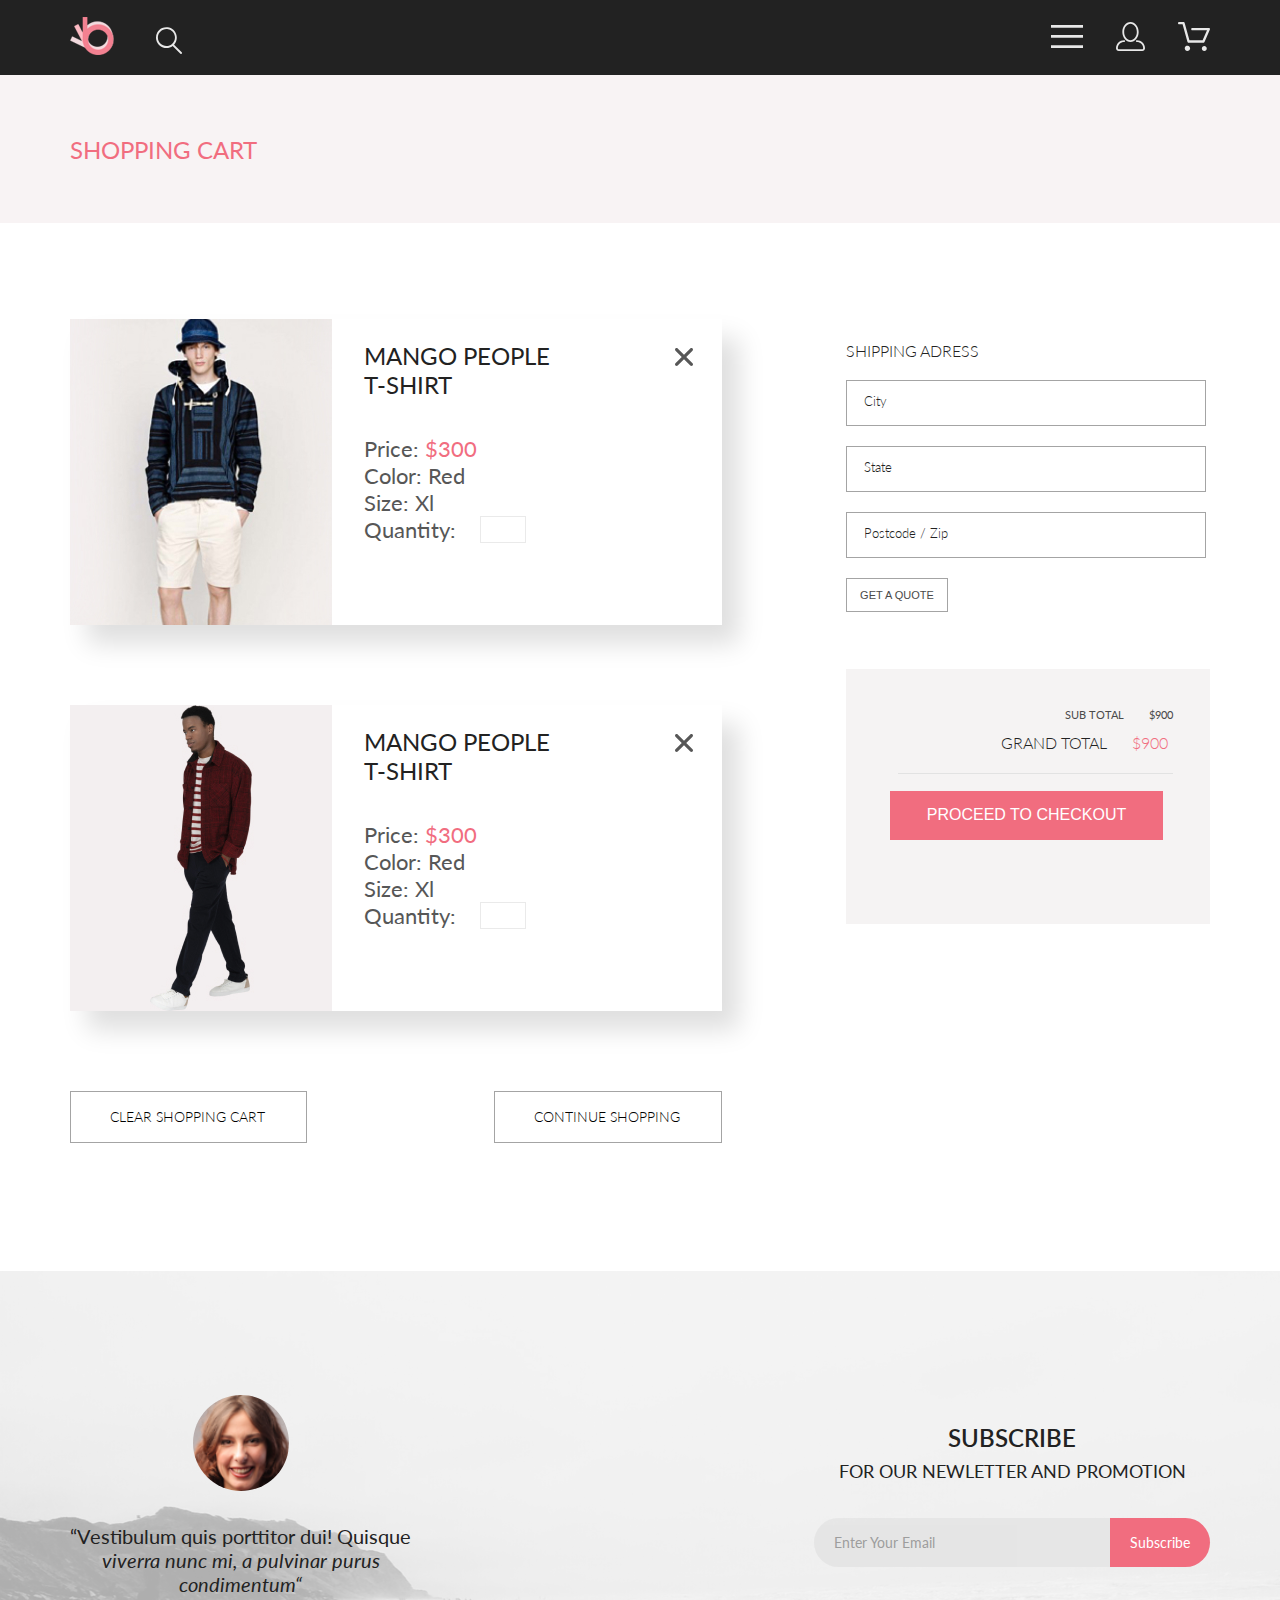
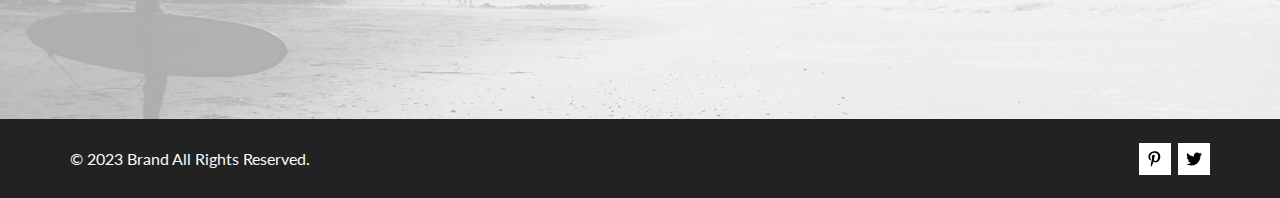
<file: FinalWork/cart.html>
<!DOCTYPE html>
<html lang="en">

<head>
    <meta charset="UTF-8">
    <meta name="viewport" content="width=device-width, initial-scale=1.0">
    <title>Cart</title>
    <link rel="preconnect" href="https://fonts.googleapis.com">
    <link rel="preconnect" href="https://fonts.gstatic.com" crossorigin>
    <link
        href="https://fonts.googleapis.com/css2?family=Lato:wght@300;400;700;900&family=Open+Sans:wght@600;700;800&family=Raleway:wght@300;400;700&display=swap"
        rel="stylesheet">
    <link rel="stylesheet" href="statik/styles/style.css">
</head>

<body>
    <header class="header center">

        <div class="header__left">
            <a href="index.html"><img src="statik/images/top__menu__logo.svg" alt="логотип"></a>
            <a href="#"><img src="statik/images/top__menu__search.svg" alt="поиск"></a>
        </div>
        <nav class="header__right">
            <label for="header__check"><img src="statik/images/top__menu__menu.svg" alt="меню"></label>
            <a href="#" class="header__link-site"><img src="statik/images/top__menu__profile.svg"
                    alt="личный профиль"></a>
            <a href="#" class="header__link-site"><img src="statik/images/top__menu__basket.svg" alt="корзина"></a>
        </nav>
        <input class="header__checkbox" id="header__check" type="checkbox" checked>
        <div class="mobile-menu">
            <h3 class="mobile-menu__heading">MENU</h3>
            <div class="mobile-menu__box">
                <div class="mobile-menu__item">
                    <a href="#" class="mobile-menu__title">MAN</a>
                    <ul class="mobile-menu__list">
                        <li><a class="mobile-menu__link" href="#">Accessories</a></li>
                        <li><a class="mobile-menu__link" href="#">Bags</a></li>
                        <li><a class="mobile-menu__link" href="#">Denim</a></li>
                        <li><a class="mobile-menu__link" href="#">T-Shirts</a></li>
                    </ul>
                </div>
                <div class="mobile-menu__item">
                    <a href="#" class="mobile-menu__title">WOMAN</a>
                    <ul class="mobile-menu__list">
                        <li><a class="mobile-menu__link" href="">Accessories</a></li>
                        <li><a class="mobile-menu__link" href="">Jackets & Coats</a></li>
                        <li><a class="mobile-menu__link" href="">Polos</a></li>
                        <li><a class="mobile-menu__link" href="">T-Shirts</a></li>
                        <li><a class="mobile-menu__link" href="">Shirts</a></li>
                    </ul>
                </div>
                <div class="mobile-menu__item">
                    <a href="#" class="mobile-menu__title">KIDS</a>
                    <ul class="mobile-menu__list">
                        <li><a class="mobile-menu__link" href="">Accessories</a></li>
                        <li><a class="mobile-menu__link" href="">Jackets & Coats</a></li>
                        <li><a class="mobile-menu__link" href="">Polos</a></li>
                        <li><a class="mobile-menu__link" href="">T-Shirts</a></li>
                        <li><a class="mobile-menu__link" href="">Shirts</a></li>
                        <li><a class="mobile-menu__link" href="">Bags</a></li>
                    </ul>
                </div>
            </div>



        </div>


    </header>

    <header class="top-head center">
        <div class="top-head__box">
            <h1>SHOPPING CART</h1>
        </div>
    </header>

    <div class="product-selection center">
        <div class="product-selection__card">
            <div class="product-selection__card-first">
                <img src="statik/images/product-selection/product-selection001.jpg" alt="Изображение товара">
                <div class="product-selection__card-info">
                    <div class="product-selection__header">
                        <h2 class="product-selection__title">MANGO PEOPLE <br>T-SHIRT</h2>
                        <button class="product-selection__title__button"><svg width="18" height="18" viewBox="0 0 18 18"
                                fill="none" xmlns="http://www.w3.org/2000/svg">
                                <path id="Vector"
                                    d="M11.2453 9L17.5302 2.71516C17.8285 2.41741 17.9962 2.01336 17.9966 1.59191C17.997 1.17045 17.8299 0.76611 17.5322 0.467832C17.2344 0.169555 16.8304 0.00177586 16.4089 0.00140366C15.9875 0.00103146 15.5831 0.168097 15.2848 0.465848L9 6.75069L2.71516 0.465848C2.41688 0.167571 2.01233 0 1.5905 0C1.16868 0 0.764125 0.167571 0.465848 0.465848C0.167571 0.764125 0 1.16868 0 1.5905C0 2.01233 0.167571 2.41688 0.465848 2.71516L6.75069 9L0.465848 15.2848C0.167571 15.5831 0 15.9877 0 16.4095C0 16.8313 0.167571 17.2359 0.465848 17.5342C0.764125 17.8324 1.16868 18 1.5905 18C2.01233 18 2.41688 17.8324 2.71516 17.5342L9 11.2493L15.2848 17.5342C15.5831 17.8324 15.9877 18 16.4095 18C16.8313 18 17.2359 17.8324 17.5342 17.5342C17.8324 17.2359 18 16.8313 18 16.4095C18 15.9877 17.8324 15.5831 17.5342 15.2848L11.2453 9Z"
                                    fill="#575757" />
                            </svg>
                        </button>
                    </div>
                    <p class="product-selection__price">Price: </p>
                    <p class="product-selection__color">Color: Red</p>
                    <p class="product-selection__size">Size: Xl </p>
                    <div class="product-selection__input">
                        <p>Quantity:</p>
                        <input type="number">
                    </div>
                </div>
            </div>

            <div class="product-selection__card-second">
                <img src="statik/images/product-selection/product-selection002.jpg" alt="Изображение товара">
                <div class="product-selection__card-info">
                    <div class="product-selection__header">
                        <h2 class="product-selection__title">MANGO PEOPLE <br>T-SHIRT</h2>
                        <button class="product-selection__title__button"><svg width="18" height="18" viewBox="0 0 18 18"
                                fill="none" xmlns="http://www.w3.org/2000/svg">
                                <path id="Victor"
                                    d="M11.2453 9L17.5302 2.71516C17.8285 2.41741 17.9962 2.01336 17.9966 1.59191C17.997 1.17045 17.8299 0.76611 17.5322 0.467832C17.2344 0.169555 16.8304 0.00177586 16.4089 0.00140366C15.9875 0.00103146 15.5831 0.168097 15.2848 0.465848L9 6.75069L2.71516 0.465848C2.41688 0.167571 2.01233 0 1.5905 0C1.16868 0 0.764125 0.167571 0.465848 0.465848C0.167571 0.764125 0 1.16868 0 1.5905C0 2.01233 0.167571 2.41688 0.465848 2.71516L6.75069 9L0.465848 15.2848C0.167571 15.5831 0 15.9877 0 16.4095C0 16.8313 0.167571 17.2359 0.465848 17.5342C0.764125 17.8324 1.16868 18 1.5905 18C2.01233 18 2.41688 17.8324 2.71516 17.5342L9 11.2493L15.2848 17.5342C15.5831 17.8324 15.9877 18 16.4095 18C16.8313 18 17.2359 17.8324 17.5342 17.5342C17.8324 17.2359 18 16.8313 18 16.4095C18 15.9877 17.8324 15.5831 17.5342 15.2848L11.2453 9Z"
                                    fill="#575757" />
                            </svg>
                        </button>
                    </div>
                    <p class="product-selection__price">Price: </p>
                    <p class="product-selection__color">Color: Red</p>
                    <p class="product-selection__size">Size: Xl </p>
                    <div class="product-selection__input">
                        <p>Quantity:</p>
                        <input type="number">
                    </div>
                </div>
            </div>

            <div class="product-selection__buttons">
                <button class="product-selection__button">CLEAR SHOPPING CART</button>
                <button class="product-selection__button">CONTINUE SHOPPING</button>
            </div>

        </div>

        <div class="product-selection__info">
            <div class="product-selection__info__address">
                <h5 class="product-selection__info__address-title">SHIPPING ADRESS</h5>
                <input class="product-selection__info__address-input" type="text" placeholder="City">
                <input class="product-selection__info__address-input" type="text" placeholder="State">
                <input class="product-selection__info__address-input" type="number" placeholder="Postcode / Zip">
                <input class="product-selection__info__address-submit" type="submit" value="GET A QUOTE">
            </div>

            <div class="product-selection__purchase">
                <p class="product-selection__purchase__price-first">SUB TOTAL</p>
                <p class="product-selection__purchase__price-second">GRAND TOTAL</p>
                <div class="product-selection__purchase__line"></div>
                <button class="product-selection__purchase__button">PROCEED TO CHECKOUT</button>
            </div>
        </div>
    </div>

    <div class="subscription center">

        <figure class="subscription__staff">
            <img src="statik/images/face.svg" alt="лицо">
            <p class="subscription__staff__figure-text">“Vestibulum quis porttitor dui! Quisque<br> <em>viverra nunc
                    mi, a pulvinar
                    purus<br>
                    condimentum“</em></p>
        </figure>

        <div class="subscription__input-email">
            <p class="subscription__input-email__text"><span
                    class="subscription__input-email__title">SUBSCRIBE</span><br>
                FOR OUR NEWLETTER AND PROMOTION</p>

            <div class="subscription__input-email__submit">
                <input class="subscription__input-email__submit__subscribe" type="email" required
                    placeholder="Enter Your Email">
                <input class="subscription__input-email__submit__btn" type="submit" value="Subscribe">
            </div>
        </div>

    </div>

    <footer class="footer center">
        <p class="footer__text">© 2023 Brand All Rights Reserved.</p>
        <div class="footer__items">
            <a class="footer__items__item" href="#"><svg width="13" height="16" viewBox="0 0 13 16" fill="none"
                    xmlns="http://www.w3.org/2000/svg">
                    <path
                        d="M6.74032 0.203125C3.55564 0.203125 0.408203 2.34063 0.408203 5.8C0.408203 8 1.63738 9.25 2.38233 9.25C2.68963 9.25 2.86655 8.3875 2.86655 8.14375C2.86655 7.85313 2.13091 7.23438 2.13091 6.025C2.13091 3.5125 4.03055 1.73125 6.4889 1.73125C8.60271 1.73125 10.1671 2.94062 10.1671 5.1625C10.1671 6.82187 9.50597 9.93437 7.36422 9.93437C6.59133 9.93437 5.93018 9.37187 5.93018 8.56563C5.93018 7.38438 6.74963 6.24062 6.74963 5.02187C6.74963 2.95312 3.835 3.32812 3.835 5.82812C3.835 6.35313 3.90018 6.93437 4.13298 7.4125C3.70463 9.26875 2.82931 12.0344 2.82931 13.9469C2.82931 14.5375 2.91311 15.1188 2.96899 15.7094C3.07452 15.8281 3.02175 15.8156 3.18316 15.7563C4.74757 13.6 4.69169 13.1781 5.3994 10.3562C5.78119 11.0875 6.76826 11.4812 7.55046 11.4812C10.8469 11.4812 12.3275 8.24688 12.3275 5.33125C12.3275 2.22813 9.66427 0.203125 6.74032 0.203125Z"
                        fill="black" />
                </svg>
            </a>
            <a class="footer__items__item" href="#"><svg width="17" height="14" viewBox="0 0 17 14" fill="none"
                    xmlns="http://www.w3.org/2000/svg">
                    <path
                        d="M14.4184 3.74113C14.4285 3.88325 14.4285 4.02541 14.4285 4.16753C14.4285 8.50253 11.1512 13.4975 5.16133 13.4975C3.31595 13.4975 1.60168 12.9594 0.159668 12.0254C0.421861 12.0558 0.673935 12.066 0.946216 12.066C2.46887 12.066 3.87057 11.5483 4.98989 10.665C3.55797 10.6345 2.35797 9.69038 1.94452 8.39088C2.14621 8.42131 2.34788 8.44163 2.55966 8.44163C2.85209 8.44163 3.14455 8.401 3.4168 8.32997C1.92437 8.02538 0.805016 6.70559 0.805016 5.11169V5.07109C1.23861 5.31475 1.74285 5.46703 2.27726 5.48731C1.39996 4.89847 0.825192 3.89341 0.825192 2.75634C0.825192 2.14722 0.986506 1.58884 1.26887 1.10153C2.87224 3.09138 5.28232 4.39084 7.9848 4.533C7.93439 4.28934 7.90413 4.03556 7.90413 3.78175C7.90413 1.97463 9.35623 0.502563 11.1613 0.502563C12.0991 0.502563 12.9461 0.898501 13.5411 1.53809C14.2772 1.39597 14.9831 1.12184 15.6083 0.74622C15.3662 1.50766 14.852 2.14725 14.1764 2.55331C14.8318 2.48228 15.4671 2.2995 16.052 2.04572C15.6084 2.69544 15.0537 3.27409 14.4184 3.74113V3.74113Z"
                        fill="black" />
                </svg>
            </a>
        </div>
    </footer>
</body>

</html>
</file>
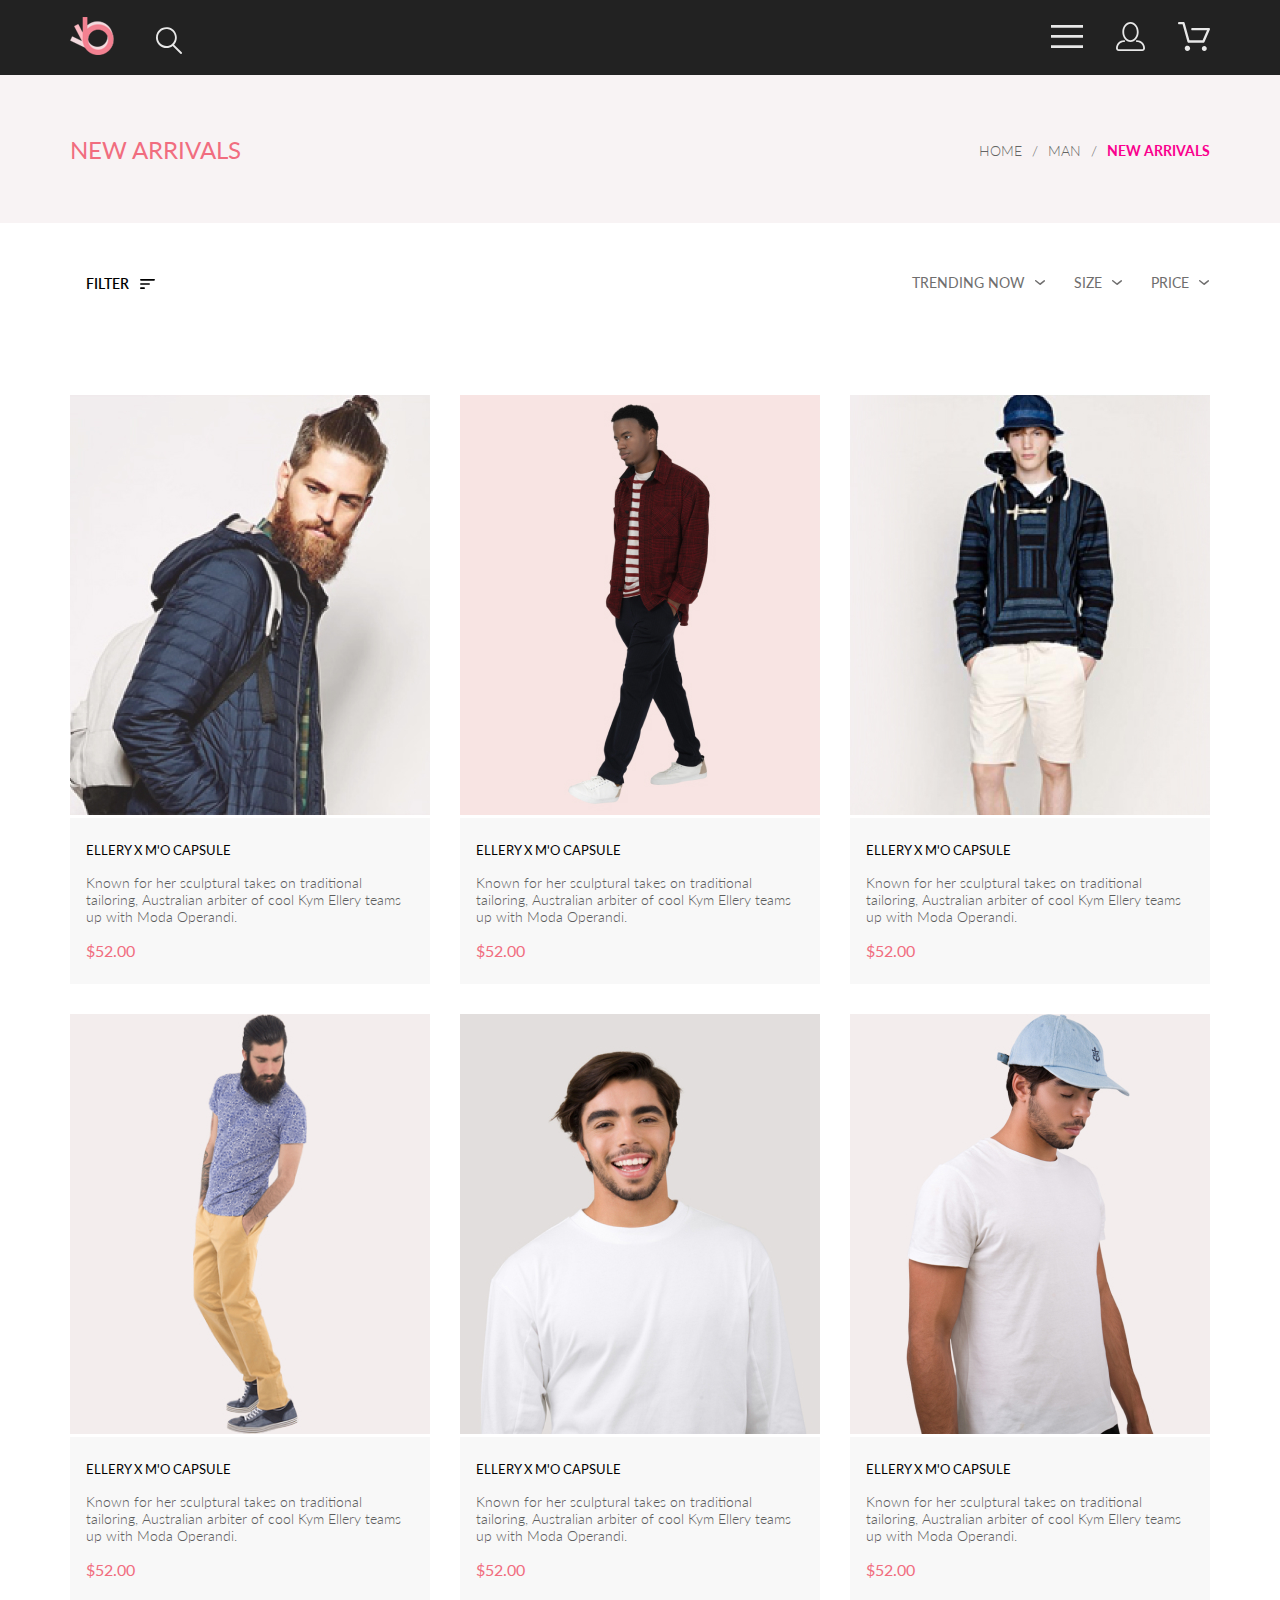
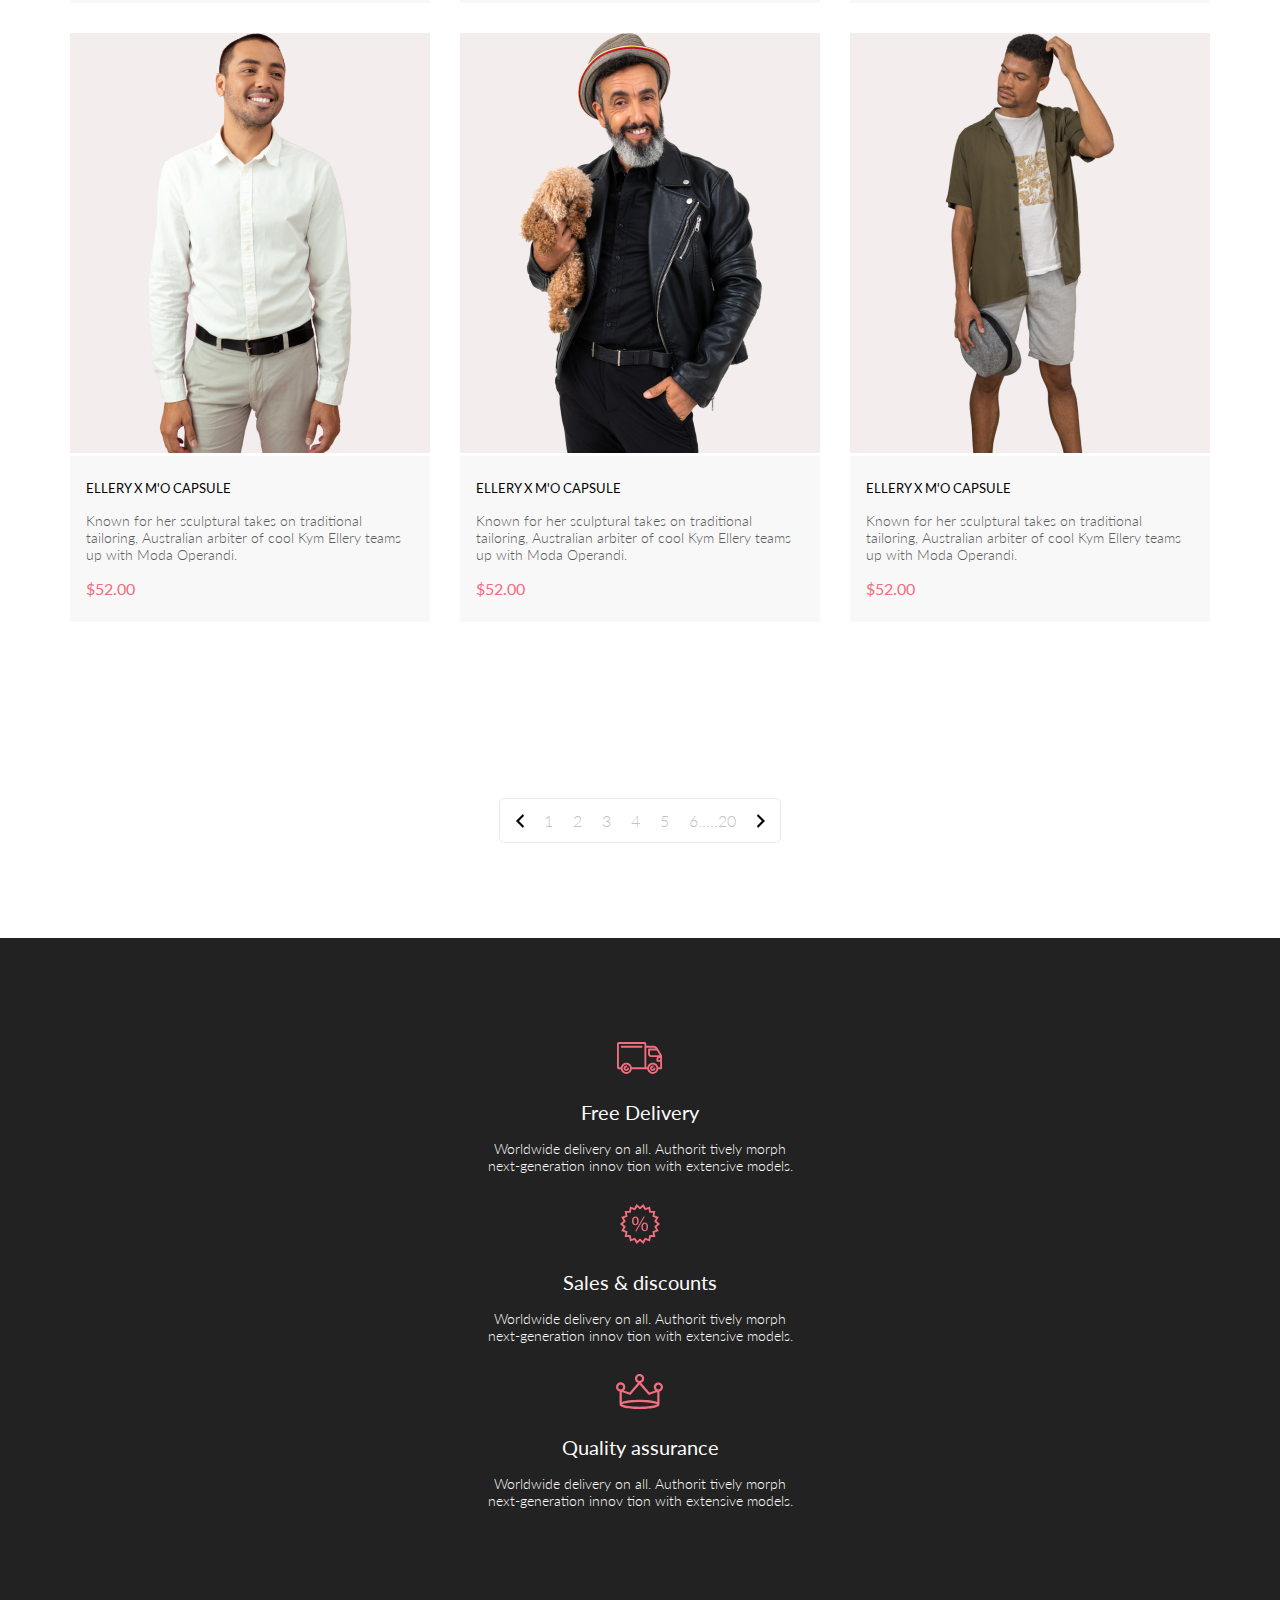
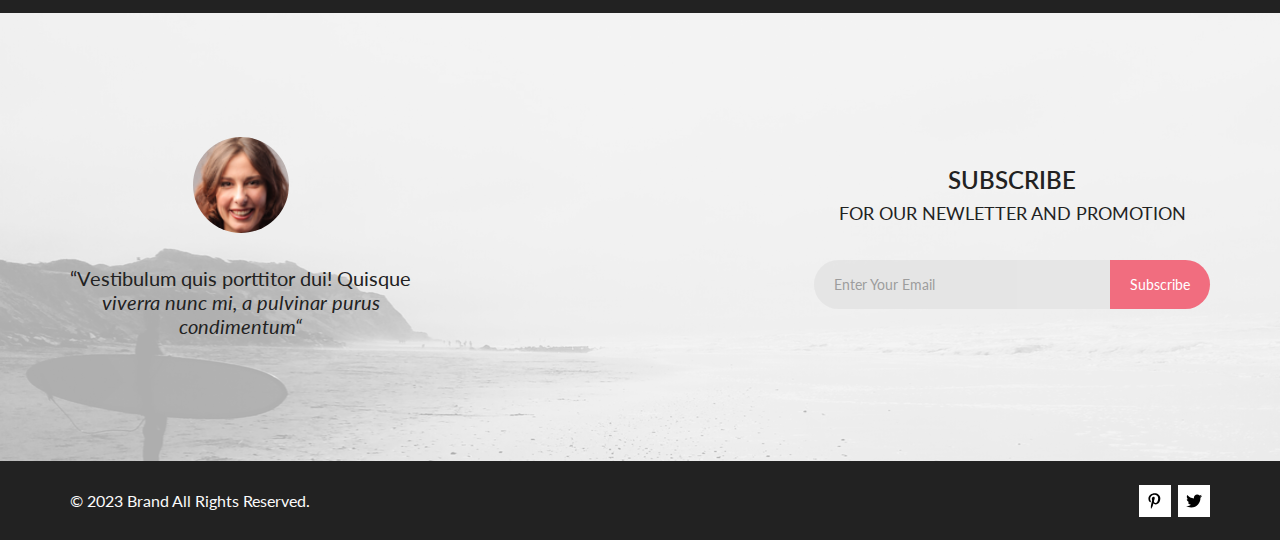
<file: FinalWork/catalog.html>
<!DOCTYPE html>
<html lang="en">

<head>
    <meta charset="UTF-8">
    <meta name="viewport" content="width=device-width, initial-scale=1.0">
    <title>Catalog</title>
    <link rel="stylesheet" href="statik/styles/style.css">
    <link rel="preconnect" href="https://fonts.googleapis.com">
    <link rel="preconnect" href="https://fonts.gstatic.com" crossorigin>
    <link href="https://fonts.googleapis.com/css2?family=Lato:wght@300;400;700;900&display=swap" rel="stylesheet">
</head>

<body>

    <header class="header center">

        <div class="header__left">
            <a href="index.html"><img src="statik/images/top__menu__logo.svg" alt="логотип"></a>
            <a href="#"><img src="statik/images/top__menu__search.svg" alt="поиск"></a>
        </div>
        <nav class="header__right">
            <label for="header__check"><img src="statik/images/top__menu__menu.svg" alt="меню"></label>
            <a href="#" class="header__link-site"><img src="statik/images/top__menu__profile.svg"
                    alt="личный профиль"></a>
            <a href="#" class="header__link-site"><img src="statik/images/top__menu__basket.svg" alt="корзина"></a>
        </nav>
        <input class="header__checkbox" id="header__check" type="checkbox" checked>
        <div class="mobile-menu">
            <h3 class="mobile-menu__heading">MENU</h3>
            <div class="mobile-menu__box">
                <div class="mobile-menu__item">
                    <a href="#" class="mobile-menu__title">MAN</a>
                    <ul class="mobile-menu__list">
                        <li><a class="mobile-menu__link" href="#">Accessories</a></li>
                        <li><a class="mobile-menu__link" href="#">Bags</a></li>
                        <li><a class="mobile-menu__link" href="#">Denim</a></li>
                        <li><a class="mobile-menu__link" href="#">T-Shirts</a></li>
                    </ul>
                </div>
                <div class="mobile-menu__item">
                    <a href="#" class="mobile-menu__title">WOMAN</a>
                    <ul class="mobile-menu__list">
                        <li><a class="mobile-menu__link" href="">Accessories</a></li>
                        <li><a class="mobile-menu__link" href="">Jackets & Coats</a></li>
                        <li><a class="mobile-menu__link" href="">Polos</a></li>
                        <li><a class="mobile-menu__link" href="">T-Shirts</a></li>
                        <li><a class="mobile-menu__link" href="">Shirts</a></li>
                    </ul>
                </div>
                <div class="mobile-menu__item">
                    <a href="#" class="mobile-menu__title">KIDS</a>
                    <ul class="mobile-menu__list">
                        <li><a class="mobile-menu__link" href="">Accessories</a></li>
                        <li><a class="mobile-menu__link" href="">Jackets & Coats</a></li>
                        <li><a class="mobile-menu__link" href="">Polos</a></li>
                        <li><a class="mobile-menu__link" href="">T-Shirts</a></li>
                        <li><a class="mobile-menu__link" href="">Shirts</a></li>
                        <li><a class="mobile-menu__link" href="">Bags</a></li>
                    </ul>
                </div>
            </div>



        </div>


    </header>

    <header class="top-head center">
        <div class="top-head__box">
            <h1>NEW ARRIVALS</h1>
            <nav>
                <ul class="top-head__breadcrumbs">
                    <li class="top-head__li"><a class="top-head__link" href="index.html">HOME</a></li>
                    <li class="top-head__li"><a class="top-head__link" href="#">MAN</a></li>
                    <li class="top-head__li"><a class="top-head__link" href="#">NEW ARRIVALS</a></li>
                </ul>
            </nav>
        </div>
    </header>

    <div class="filter-sort center">
        <details class="filter">
            <summary class="filter__summary">
                <span class="filter__heading">FILTER</span>
                <svg width="15" height="10" viewBox="0 0 15 10" fill="none" xmlns="http://www.w3.org/2000/svg">
                    <path
                        d="M0.833333 10H4.16667C4.625 10 5 9.625 5 9.16667C5 8.70833 4.625 8.33333 4.16667 8.33333H0.833333C0.375 8.33333 0 8.70833 0 9.16667C0 9.625 0.375 10 0.833333 10ZM0 0.833333C0 1.29167 0.375 1.66667 0.833333 1.66667H14.1667C14.625 1.66667 15 1.29167 15 0.833333C15 0.375 14.625 0 14.1667 0H0.833333C0.375 0 0 0.375 0 0.833333ZM0.833333 5.83333H9.16667C9.625 5.83333 10 5.45833 10 5C10 4.54167 9.625 4.16667 9.16667 4.16667H0.833333C0.375 4.16667 0 4.54167 0 5C0 5.45833 0.375 5.83333 0.833333 5.83333Z"
                        fill="black" />
                </svg>
            </summary>

            <div class="filter__content">
                <details class="filter__item">
                    <summary class="filter__head">CATEGORY</summary>
                    <div class="filter__link-box">
                        <a href="#" class="filter__link">Accessories</a>
                        <a href="#" class="filter__link">Bags</a>
                        <a href="#" class="filter__link">Denim</a>
                        <a href="#" class="filter__link">Hoodies & Sweatshirts</a>
                        <a href="#" class="filter__link">Jackets & Coats</a>
                        <a href="#" class="filter__link">Polos</a>
                        <a href="#" class="filter__link">Shirts</a>
                        <a href="#" class="filter__link">Shoes</a>
                        <a href="#" class="filter__link">Sweaters & Knits</a>
                        <a href="#" class="filter__link">T-Shirts</a>
                        <a href="#" class="filter__link">Tanks</a>
                    </div>
                </details>

                <details class="filter__item">
                    <summary class="filter__head">BRAND</summary>
                    <div class="filter__link-box">
                        <a href="" class="filter__link">Accessories</a>
                        <a href="" class="filter__link">Bags</a>
                        <a href="" class="filter__link">Denim</a>
                        <a href="" class="filter__link">Hoodies & Sweatshirts</a>
                        <a href="" class="filter__link">Jackets & Coats</a>
                        <a href="" class="filter__link">Polos</a>
                        <a href="" class="filter__link">Shirts</a>
                        <a href="" class="filter__link">Shoes</a>
                        <a href="" class="filter__link">Sweaters & Knits</a>
                        <a href="" class="filter__link">T-Shirts</a>
                        <a href="" class="filter__link">Tanks</a>
                    </div>
                </details>

                <details class="filter__item">
                    <summary class="filter__head">DESIGNER</summary>
                    <div class="filter__link-box">
                        <a href="" class="filter__link">Accessories</a>
                        <a href="" class="filter__link">Bags</a>
                        <a href="" class="filter__link">Denim</a>
                        <a href="" class="filter__link">Hoodies & Sweatshirts</a>
                        <a href="" class="filter__link">Jackets & Coats</a>
                        <a href="" class="filter__link">Polos</a>
                        <a href="" class="filter__link">Shirts</a>
                        <a href="" class="filter__link">Shoes</a>
                        <a href="" class="filter__link">Sweaters & Knits</a>
                        <a href="" class="filter__link">T-Shirts</a>
                        <a href="" class="filter__link">Tanks</a>
                    </div>
                </details>
            </div>
        </details>

        <div class="sort">
            <details class="sort__details">
                <summary class="sort__summary">
                    <span class="sort__heading">TRENDING NOW</span>
                    <svg width="11" height="6" viewBox="0 0 11 6" fill="none" xmlns="http://www.w3.org/2000/svg">
                        <path
                            d="M5.00214 5.00214C4.83521 5.00247 4.67343 4.94433 4.54488 4.83782L0.258102 1.2655C0.112196 1.14422 0.0204417 0.969958 0.00302325 0.781035C-0.0143952 0.592112 0.0439493 0.404007 0.165221 0.258101C0.286493 0.112196 0.460759 0.0204417 0.649682 0.00302327C0.838605 -0.0143952 1.02671 0.043949 1.17262 0.165221L5.00214 3.36602L8.83167 0.279536C8.90475 0.220188 8.98884 0.175869 9.0791 0.149125C9.16937 0.122382 9.26403 0.113741 9.35764 0.1237C9.45126 0.133659 9.54198 0.162021 9.6246 0.207156C9.70722 0.252292 9.7801 0.313311 9.83906 0.386705C9.90449 0.460167 9.95405 0.546351 9.98462 0.639855C10.0152 0.733359 10.0261 0.83217 10.0167 0.930097C10.0073 1.02802 9.97784 1.12296 9.93005 1.20895C9.88227 1.29494 9.81723 1.37013 9.73904 1.42982L5.45225 4.88068C5.32002 4.97036 5.16154 5.01312 5.00214 5.00214Z"
                            fill="#6F6E6E" />
                    </svg>
                </summary>
            </details>

            <details class="sort__details">
                <summary class="sort__summary">
                    <span class="sort__heading">SIZE</span>
                    <svg width="11" height="6" viewBox="0 0 11 6" fill="none" xmlns="http://www.w3.org/2000/svg">
                        <path
                            d="M5.00214 5.00214C4.83521 5.00247 4.67343 4.94433 4.54488 4.83782L0.258102 1.2655C0.112196 1.14422 0.0204417 0.969958 0.00302325 0.781035C-0.0143952 0.592112 0.0439493 0.404007 0.165221 0.258101C0.286493 0.112196 0.460759 0.0204417 0.649682 0.00302327C0.838605 -0.0143952 1.02671 0.043949 1.17262 0.165221L5.00214 3.36602L8.83167 0.279536C8.90475 0.220188 8.98884 0.175869 9.0791 0.149125C9.16937 0.122382 9.26403 0.113741 9.35764 0.1237C9.45126 0.133659 9.54198 0.162021 9.6246 0.207156C9.70722 0.252292 9.7801 0.313311 9.83906 0.386705C9.90449 0.460167 9.95405 0.546351 9.98462 0.639855C10.0152 0.733359 10.0261 0.83217 10.0167 0.930097C10.0073 1.02802 9.97784 1.12296 9.93005 1.20895C9.88227 1.29494 9.81723 1.37013 9.73904 1.42982L5.45225 4.88068C5.32002 4.97036 5.16154 5.01312 5.00214 5.00214Z"
                            fill="#6F6E6E" />
                    </svg>
                </summary>

                <div class="sort__box">
                    <div class="sort__check">
                        <input id="sort__check1" type="checkbox">
                        <label for="sort__check1">XS</label>
                    </div>
                    <div class="sort__check">
                        <input id="sort__check2" type="checkbox">
                        <label for="sort__check2">S</label>
                    </div>
                    <div class="sort__check">
                        <input id="sort__check3" type="checkbox">
                        <label for="sort__check3">M</label>
                    </div>
                    <div class="sort__check">
                        <input id="sort__check4" type="checkbox">
                        <label for="sort__check4">L</label>
                    </div>
                </div>
            </details>

            <details class="sort__details">
                <summary class="sort__summary">
                    <span class="sort__heading">PRICE</span>
                    <svg width="11" height="6" viewBox="0 0 11 6" fill="none" xmlns="http://www.w3.org/2000/svg">
                        <path
                            d="M5.00214 5.00214C4.83521 5.00247 4.67343 4.94433 4.54488 4.83782L0.258102 1.2655C0.112196 1.14422 0.0204417 0.969958 0.00302325 0.781035C-0.0143952 0.592112 0.0439493 0.404007 0.165221 0.258101C0.286493 0.112196 0.460759 0.0204417 0.649682 0.00302327C0.838605 -0.0143952 1.02671 0.043949 1.17262 0.165221L5.00214 3.36602L8.83167 0.279536C8.90475 0.220188 8.98884 0.175869 9.0791 0.149125C9.16937 0.122382 9.26403 0.113741 9.35764 0.1237C9.45126 0.133659 9.54198 0.162021 9.6246 0.207156C9.70722 0.252292 9.7801 0.313311 9.83906 0.386705C9.90449 0.460167 9.95405 0.546351 9.98462 0.639855C10.0152 0.733359 10.0261 0.83217 10.0167 0.930097C10.0073 1.02802 9.97784 1.12296 9.93005 1.20895C9.88227 1.29494 9.81723 1.37013 9.73904 1.42982L5.45225 4.88068C5.32002 4.97036 5.16154 5.01312 5.00214 5.00214Z"
                            fill="#6F6E6E" />
                    </svg>
                </summary>
            </details>
        </div>

    </div>

    <main class="main-product">
        <section class="main-product__bottom main-product__bottom_catalog center">
            <div class="main-product__bottom__items">

                <div class="product">

                    <div class="product__picturebox">

                        <div class="product__picturebox__itemHover">
                            <button class="product__picturebox__buy-button">
                                <img src="statik/images/Vector.svg" alt="корзина"
                                    class="product__picturebox__buy-button-img">
                                Add to Cart
                            </button>
                        </div>

                        <img src="statik/images/Catalog/Product001.jpg" alt="photo 001"
                            class="product__picturebox__img">

                    </div>

                    <div class="product__content">
                        <h5 class="product__content__heading">ELLERY X M'O CAPSULE</h5>
                        <p class="product__content__text">Known for her sculptural takes on traditional <br>
                            tailoring, Australian arbiter of cool Kym Ellery teams <br>
                            up with Moda Operandi.</p>
                        <p class="product__content__price">$52.00</p>
                    </div>

                </div>

                <div class="product">

                    <div class="product__picturebox">

                        <div class="product__picturebox__itemHover">
                            <button class="product__picturebox__buy-button">
                                <img src="statik/images/Vector.svg" alt="корзина"
                                    class="product__picturebox__buy-button-img">
                                Add to Cart
                            </button>
                        </div>

                        <img src="statik/images/Catalog/Product002.jpg" alt="photo 002"
                            class="product__picturebox__img">

                    </div>

                    <div class="product__content">
                        <h5 class="product__content__heading">ELLERY X M'O CAPSULE</h5>
                        <p class="product__content__text">Known for her sculptural takes on traditional <br>
                            tailoring, Australian arbiter of cool Kym Ellery teams <br>
                            up with Moda Operandi.</p>
                        <p class="product__content__price">$52.00</p>
                    </div>

                </div>

                <div class="product product_del">

                    <div class="product__picturebox">

                        <div class="product__picturebox__itemHover">
                            <button class="product__picturebox__buy-button">
                                <img src="statik/images/Vector.svg" alt="корзина"
                                    class="product__picturebox__buy-button-img">
                                Add to Cart
                            </button>
                        </div>

                        <img src="statik/images/Catalog/Product003.jpg" alt="photo 003"
                            class="product__picturebox__img">

                    </div>

                    <div class="product__content">
                        <h5 class="product__content__heading">ELLERY X M'O CAPSULE</h5>
                        <p class="product__content__text">Known for her sculptural takes on traditional <br>
                            tailoring, Australian arbiter of cool Kym Ellery teams <br>
                            up with Moda Operandi.</p>
                        <p class="product__content__price">$52.00</p>
                    </div>

                </div>

                <div class="product">

                    <div class="product__picturebox">

                        <div class="product__picturebox__itemHover">
                            <button class="product__picturebox__buy-button">
                                <img src="statik/images/Vector.svg" alt="корзина"
                                    class="product__picturebox__buy-button-img">
                                Add to Cart
                            </button>
                        </div>

                        <img src="statik/images/Catalog/Product004.jpg" alt="photo 004"
                            class="product__picturebox__img">

                    </div>

                    <div class="product__content">
                        <h5 class="product__content__heading">ELLERY X M'O CAPSULE</h5>
                        <p class="product__content__text">Known for her sculptural takes on traditional <br>
                            tailoring, Australian arbiter of cool Kym Ellery teams <br>
                            up with Moda Operandi.</p>
                        <p class="product__content__price">$52.00</p>
                    </div>

                </div>

                <div class="product">

                    <div class="product__picturebox">

                        <div class="product__picturebox__itemHover">
                            <button class="product__picturebox__buy-button">
                                <img src="statik/images/Vector.svg" alt="корзина"
                                    class="product__picturebox__buy-button-img">
                                Add to Cart
                            </button>
                        </div>

                        <img src="statik/images/Catalog/Product005.jpg" alt="photo 005"
                            class="product__picturebox__img">

                    </div>

                    <div class="product__content">
                        <h5 class="product__content__heading">ELLERY X M'O CAPSULE</h5>
                        <p class="product__content__text">Known for her sculptural takes on traditional <br>
                            tailoring, Australian arbiter of cool Kym Ellery teams <br>
                            up with Moda Operandi.</p>
                        <p class="product__content__price">$52.00</p>
                    </div>

                </div>

                <div class="product">

                    <div class="product__picturebox">

                        <div class="product__picturebox__itemHover">
                            <button class="product__picturebox__buy-button">
                                <img src="statik/images/Vector.svg" alt="корзина"
                                    class="product__picturebox__buy-button-img">
                                Add to Cart
                            </button>
                        </div>

                        <img src="statik/images/Catalog/Product006.jpg" alt="photo 006"
                            class="product__picturebox__img">

                    </div>

                    <div class="product__content">
                        <h5 class="product__content__heading">ELLERY X M'O CAPSULE</h5>
                        <p class="product__content__text">Known for her sculptural takes on traditional <br>
                            tailoring, Australian arbiter of cool Kym Ellery teams <br>
                            up with Moda Operandi.</p>
                        <p class="product__content__price">$52.00</p>
                    </div>

                </div>

                <div class="product">

                    <div class="product__picturebox">

                        <div class="product__picturebox__itemHover">
                            <button class="product__picturebox__buy-button">
                                <img src="statik/images/Vector.svg" alt="корзина"
                                    class="product__picturebox__buy-button-img">
                                Add to Cart
                            </button>
                        </div>

                        <img src="statik/images/Catalog/Product007.jpg" alt="photo 007"
                            class="product__picturebox__img">

                    </div>

                    <div class="product__content">
                        <h5 class="product__content__heading">ELLERY X M'O CAPSULE</h5>
                        <p class="product__content__text">Known for her sculptural takes on traditional <br>
                            tailoring, Australian arbiter of cool Kym Ellery teams <br>
                            up with Moda Operandi.</p>
                        <p class="product__content__price">$52.00</p>
                    </div>

                </div>

                <div class="product">

                    <div class="product__picturebox">

                        <div class="product__picturebox__itemHover">
                            <button class="product__picturebox__buy-button">
                                <img src="statik/images/Vector.svg" alt="корзина"
                                    class="product__picturebox__buy-button-img">
                                Add to Cart
                            </button>
                        </div>

                        <img src="statik/images/Catalog/Product008.jpg" alt="photo 008"
                            class="product__picturebox__img">

                    </div>

                    <div class="product__content">
                        <h5 class="product__content__heading">ELLERY X M'O CAPSULE</h5>
                        <p class="product__content__text">Known for her sculptural takes on traditional <br>
                            tailoring, Australian arbiter of cool Kym Ellery teams <br>
                            up with Moda Operandi.</p>
                        <p class="product__content__price">$52.00</p>
                    </div>

                </div>

                <div class="product">

                    <div class="product__picturebox">

                        <div class="product__picturebox__itemHover">
                            <button class="product__picturebox__buy-button">
                                <img src="statik/images/Vector.svg" alt="корзина"
                                    class="product__picturebox__buy-button-img">
                                Add to Cart
                            </button>
                        </div>

                        <img src="statik/images/Catalog/Product009.jpg" alt="photo 009"
                            class="product__picturebox__img">

                    </div>

                    <div class="product__content">
                        <h5 class="product__content__heading">ELLERY X M'O CAPSULE</h5>
                        <p class="product__content__text">Known for her sculptural takes on traditional <br>
                            tailoring, Australian arbiter of cool Kym Ellery teams <br>
                            up with Moda Operandi.</p>
                        <p class="product__content__price">$52.00</p>
                    </div>

                </div>
            </div>
        </section>
    </main>

    <div class="breadcrumbs center">
        <div class="breadcrumbs__box">

            <svg width="9" height="14" viewBox="0 0 9 14" fill="none" xmlns="http://www.w3.org/2000/svg">
                <path d="M8.995 2L3.995 7L8.995 12L7.995 14L0.994995 7L7.995 0L8.995 2Z" fill="black" />
            </svg>

            <div class="breadcrumbs__items">
                <a class="breadcrumbs__link" href="#">1</a>
                <a class="breadcrumbs__link" href="#">2</a>
                <a class="breadcrumbs__link" href="#">3</a>
                <a class="breadcrumbs__link" href="#">4</a>
                <a class="breadcrumbs__link" href="#">5</a>
                <a class="breadcrumbs__link" href="#">6.....20</a>
            </div>

            <svg width="9" height="14" viewBox="0 0 9 14" fill="none" xmlns="http://www.w3.org/2000/svg">
                <path d="M0.994995 12L5.995 7L0.994995 2L1.995 0L8.995 7L1.995 14L0.994995 12Z" fill="black" />
            </svg>

        </div>
    </div>

    <div class="advantages center">

        <article class="advantages__item">
            <img src="statik/images/advantages1.svg" alt="машина">
            <h3 class="advantages__item__heading">Free Delivery</h3>
            <p class="advantages__item__text">Worldwide delivery on all. Authorit tively morph <br> next-generation
                innov
                tion with extensive
                models.
            </p>
        </article>

        <article class="advantages__item">
            <img src="statik/images/advantages2.svg" alt="процент">
            <h3 class="advantages__item__heading">Sales & discounts</h3>
            <p class="advantages__item__text">Worldwide delivery on all. Authorit tively morph <br> next-generation
                innov
                tion with extensive
                models.
            </p>
        </article>

        <article class="advantages__item">
            <img src="statik/images/advantages3.svg" alt="корона">
            <h3 class="advantages__item__heading">Quality assurance</h3>
            <p class="advantages__item__text">Worldwide delivery on all. Authorit tively morph <br> next-generation
                innov
                tion with extensive
                models.
            </p>
        </article>

    </div>

    <div class="subscription center">

        <figure class="subscription__staff">
            <img src="statik/images/face.svg" alt="лицо">
            <p class="subscription__staff__figure-text">“Vestibulum quis porttitor dui! Quisque<br> <em>viverra nunc
                    mi, a pulvinar
                    purus<br>
                    condimentum“</em></p>
        </figure>

        <div class="subscription__input-email">
            <p class="subscription__input-email__text"><span
                    class="subscription__input-email__title">SUBSCRIBE</span><br>
                FOR OUR NEWLETTER AND PROMOTION</p>

            <div class="subscription__input-email__submit">
                <input class="subscription__input-email__submit__subscribe" type="email" required
                    placeholder="Enter Your Email">
                <input class="subscription__input-email__submit__btn" type="submit" value="Subscribe">
            </div>
        </div>

    </div>

    <footer class="footer center">
        <p class="footer__text">© 2023 Brand All Rights Reserved.</p>
        <div class="footer__items">
            <a class="footer__items__item" href="#"><svg width="13" height="16" viewBox="0 0 13 16" fill="none"
                    xmlns="http://www.w3.org/2000/svg">
                    <path
                        d="M6.74032 0.203125C3.55564 0.203125 0.408203 2.34063 0.408203 5.8C0.408203 8 1.63738 9.25 2.38233 9.25C2.68963 9.25 2.86655 8.3875 2.86655 8.14375C2.86655 7.85313 2.13091 7.23438 2.13091 6.025C2.13091 3.5125 4.03055 1.73125 6.4889 1.73125C8.60271 1.73125 10.1671 2.94062 10.1671 5.1625C10.1671 6.82187 9.50597 9.93437 7.36422 9.93437C6.59133 9.93437 5.93018 9.37187 5.93018 8.56563C5.93018 7.38438 6.74963 6.24062 6.74963 5.02187C6.74963 2.95312 3.835 3.32812 3.835 5.82812C3.835 6.35313 3.90018 6.93437 4.13298 7.4125C3.70463 9.26875 2.82931 12.0344 2.82931 13.9469C2.82931 14.5375 2.91311 15.1188 2.96899 15.7094C3.07452 15.8281 3.02175 15.8156 3.18316 15.7563C4.74757 13.6 4.69169 13.1781 5.3994 10.3562C5.78119 11.0875 6.76826 11.4812 7.55046 11.4812C10.8469 11.4812 12.3275 8.24688 12.3275 5.33125C12.3275 2.22813 9.66427 0.203125 6.74032 0.203125Z"
                        fill="black" />
                </svg>
            </a>
            <a class="footer__items__item" href="#"><svg width="17" height="14" viewBox="0 0 17 14" fill="none"
                    xmlns="http://www.w3.org/2000/svg">
                    <path
                        d="M14.4184 3.74113C14.4285 3.88325 14.4285 4.02541 14.4285 4.16753C14.4285 8.50253 11.1512 13.4975 5.16133 13.4975C3.31595 13.4975 1.60168 12.9594 0.159668 12.0254C0.421861 12.0558 0.673935 12.066 0.946216 12.066C2.46887 12.066 3.87057 11.5483 4.98989 10.665C3.55797 10.6345 2.35797 9.69038 1.94452 8.39088C2.14621 8.42131 2.34788 8.44163 2.55966 8.44163C2.85209 8.44163 3.14455 8.401 3.4168 8.32997C1.92437 8.02538 0.805016 6.70559 0.805016 5.11169V5.07109C1.23861 5.31475 1.74285 5.46703 2.27726 5.48731C1.39996 4.89847 0.825192 3.89341 0.825192 2.75634C0.825192 2.14722 0.986506 1.58884 1.26887 1.10153C2.87224 3.09138 5.28232 4.39084 7.9848 4.533C7.93439 4.28934 7.90413 4.03556 7.90413 3.78175C7.90413 1.97463 9.35623 0.502563 11.1613 0.502563C12.0991 0.502563 12.9461 0.898501 13.5411 1.53809C14.2772 1.39597 14.9831 1.12184 15.6083 0.74622C15.3662 1.50766 14.852 2.14725 14.1764 2.55331C14.8318 2.48228 15.4671 2.2995 16.052 2.04572C15.6084 2.69544 15.0537 3.27409 14.4184 3.74113V3.74113Z"
                        fill="black" />
                </svg>
            </a>
        </div>
    </footer>

</body>

</html>
</file>
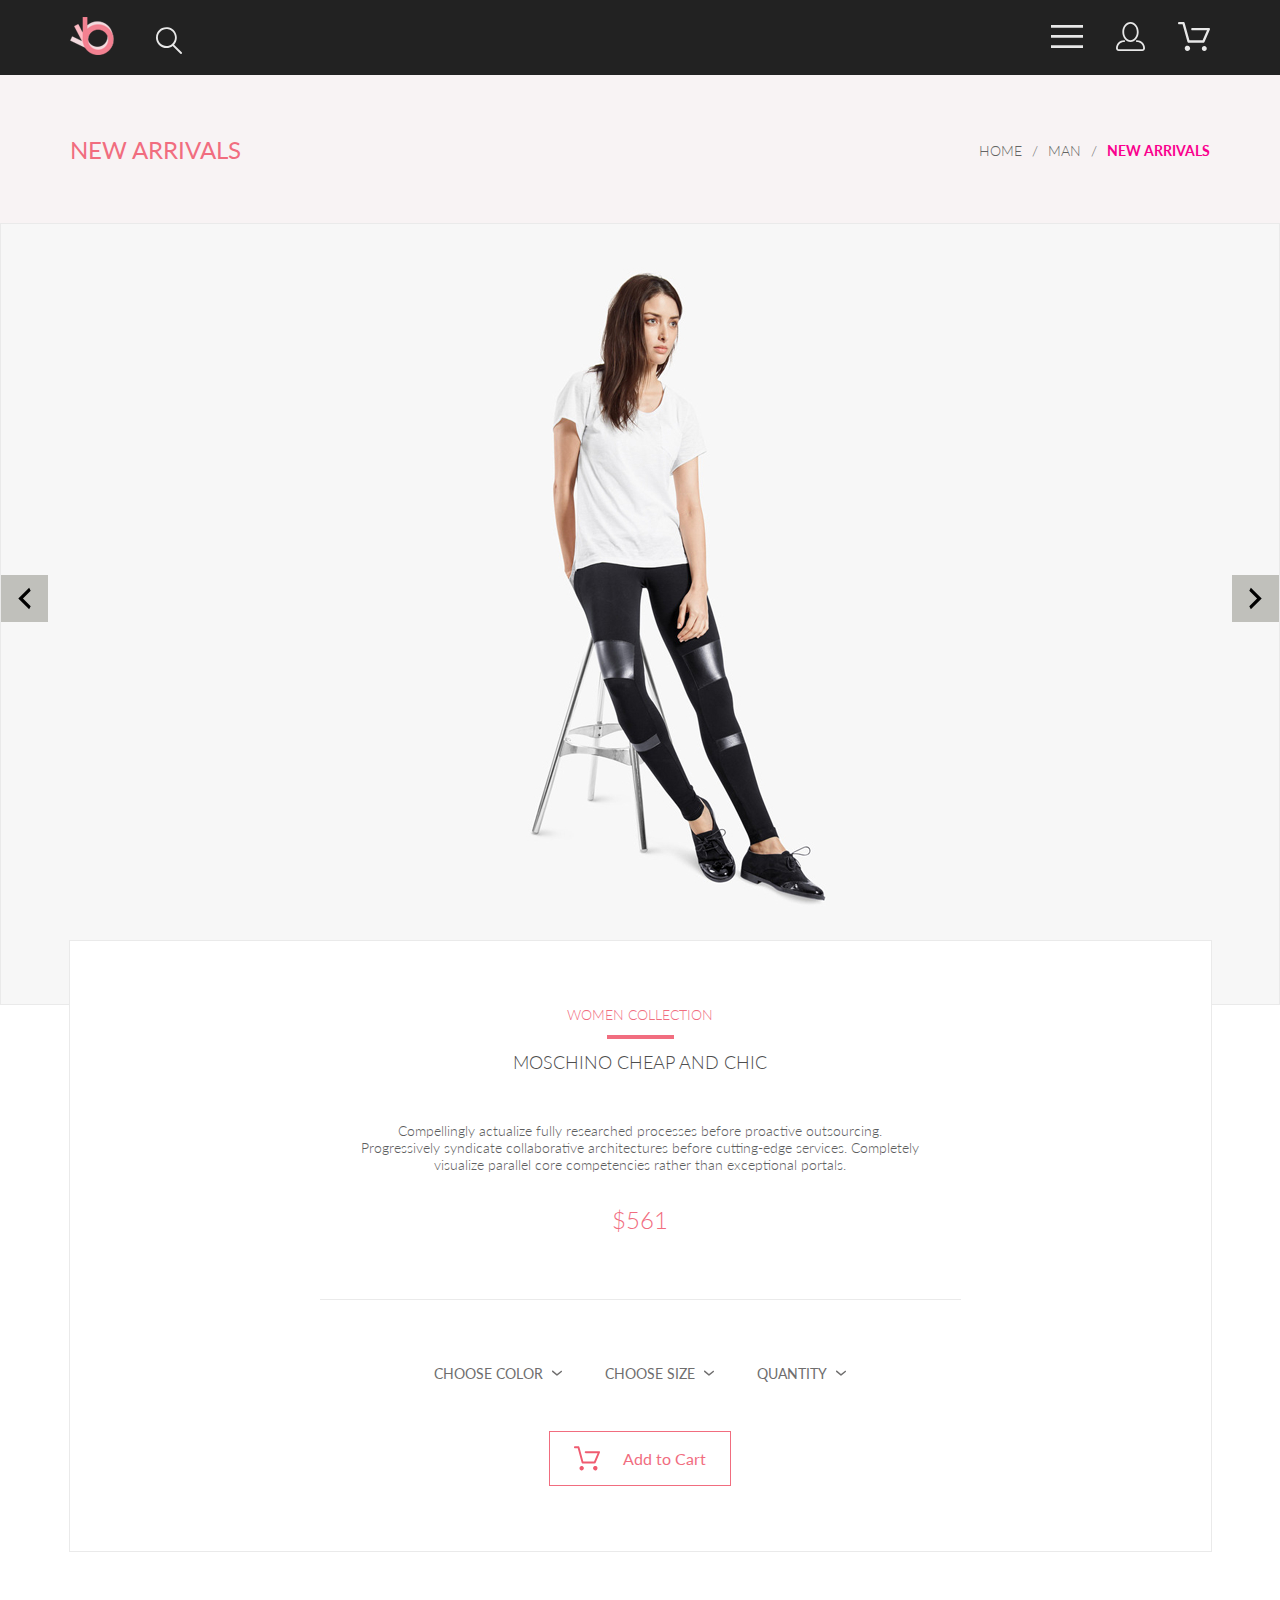
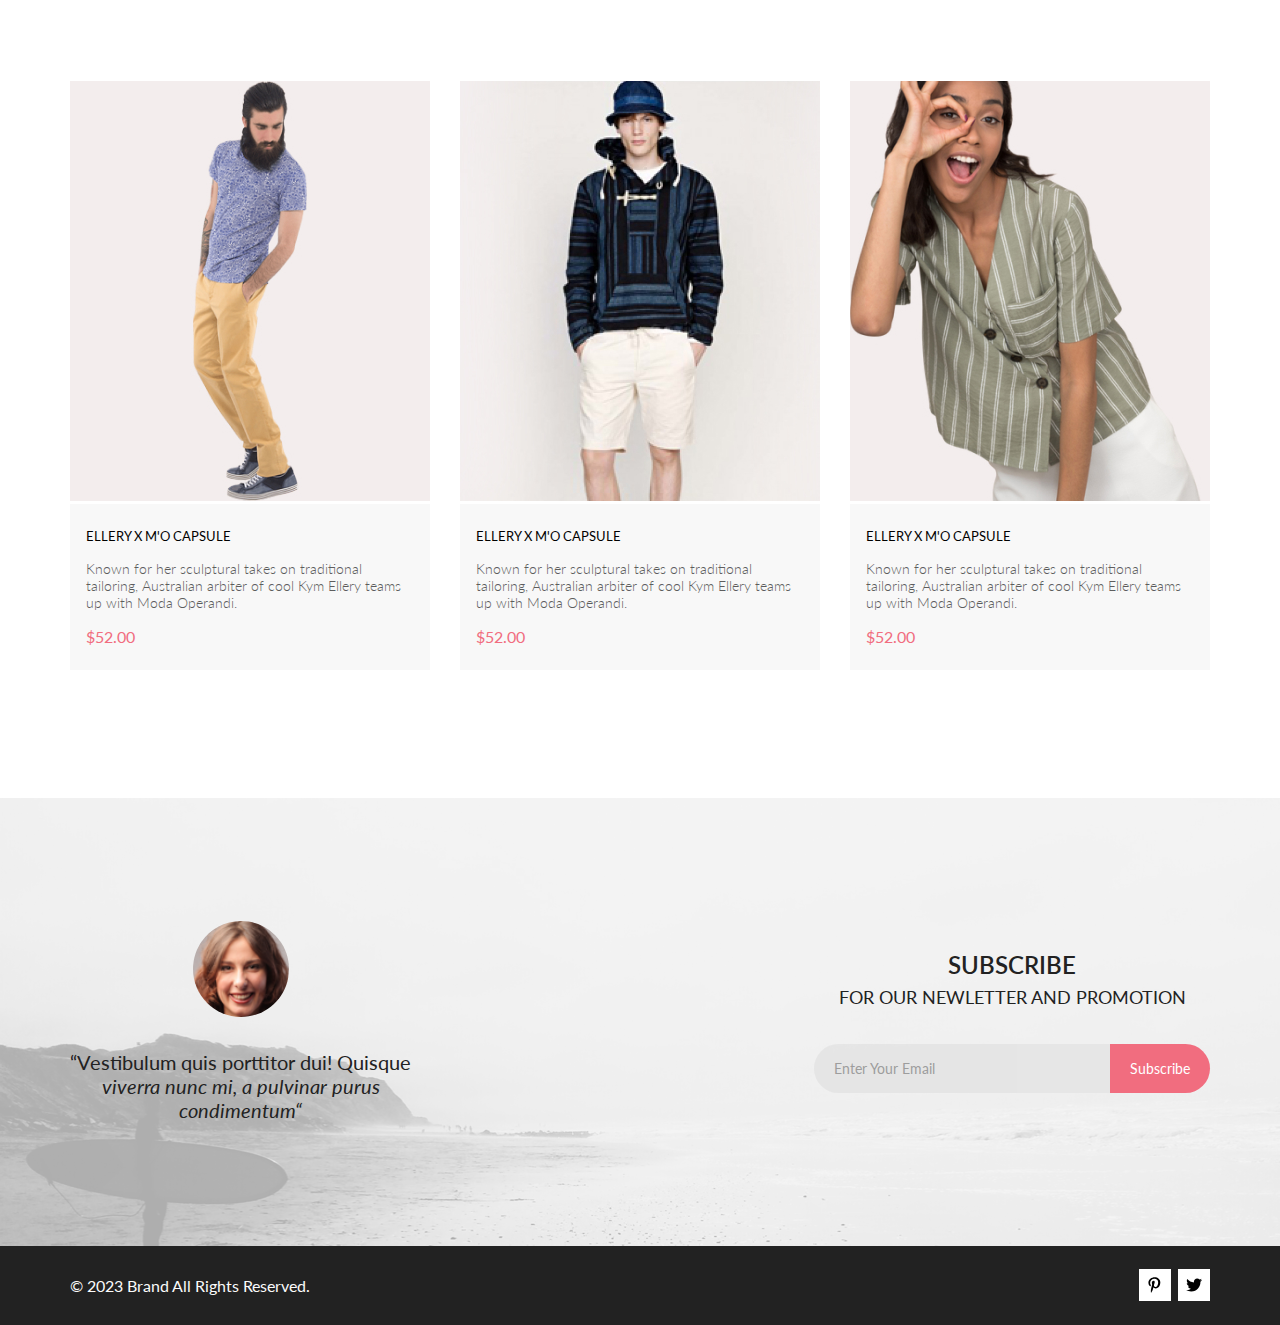
<file: FinalWork/product.html>
<!DOCTYPE html>
<html lang="en">

<head>
    <meta charset="UTF-8">
    <meta name="viewport" content="width=device-width, initial-scale=1.0">
    <title>Product</title>
    <link rel="preconnect" href="https://fonts.googleapis.com">
    <link rel="preconnect" href="https://fonts.gstatic.com" crossorigin>
    <link
        href="https://fonts.googleapis.com/css2?family=Lato:wght@300;400;700;900&family=Open+Sans:wght@600;700;800&family=Raleway:wght@300;400;700&display=swap"
        rel="stylesheet">
    <link rel="stylesheet" href="statik/styles/style.css">
</head>

<body>
    <header class="header center">

        <div class="header__left">
            <a href="index.html"><img src="statik/images/top__menu__logo.svg" alt="логотип"></a>
            <a href="#"><img src="statik/images/top__menu__search.svg" alt="поиск"></a>
        </div>
        <nav class="header__right">
            <label for="header__check"><img src="statik/images/top__menu__menu.svg" alt="меню"></label>
            <a href="#" class="header__link-site"><img src="statik/images/top__menu__profile.svg"
                    alt="личный профиль"></a>
            <a href="#" class="header__link-site"><img src="statik/images/top__menu__basket.svg" alt="корзина"></a>
        </nav>
        <input class="header__checkbox" id="header__check" type="checkbox" checked>
        <div class="mobile-menu">
            <h3 class="mobile-menu__heading">MENU</h3>
            <div class="mobile-menu__box">
                <div class="mobile-menu__item">
                    <a href="#" class="mobile-menu__title">MAN</a>
                    <ul class="mobile-menu__list">
                        <li><a class="mobile-menu__link" href="#">Accessories</a></li>
                        <li><a class="mobile-menu__link" href="#">Bags</a></li>
                        <li><a class="mobile-menu__link" href="#">Denim</a></li>
                        <li><a class="mobile-menu__link" href="#">T-Shirts</a></li>
                    </ul>
                </div>
                <div class="mobile-menu__item">
                    <a href="#" class="mobile-menu__title">WOMAN</a>
                    <ul class="mobile-menu__list">
                        <li><a class="mobile-menu__link" href="">Accessories</a></li>
                        <li><a class="mobile-menu__link" href="">Jackets & Coats</a></li>
                        <li><a class="mobile-menu__link" href="">Polos</a></li>
                        <li><a class="mobile-menu__link" href="">T-Shirts</a></li>
                        <li><a class="mobile-menu__link" href="">Shirts</a></li>
                    </ul>
                </div>
                <div class="mobile-menu__item">
                    <a href="#" class="mobile-menu__title">KIDS</a>
                    <ul class="mobile-menu__list">
                        <li><a class="mobile-menu__link" href="">Accessories</a></li>
                        <li><a class="mobile-menu__link" href="">Jackets & Coats</a></li>
                        <li><a class="mobile-menu__link" href="">Polos</a></li>
                        <li><a class="mobile-menu__link" href="">T-Shirts</a></li>
                        <li><a class="mobile-menu__link" href="">Shirts</a></li>
                        <li><a class="mobile-menu__link" href="">Bags</a></li>
                    </ul>
                </div>
            </div>



        </div>


    </header>

    <header class="top-head center">
        <div class="top-head__box">
            <h1>NEW ARRIVALS</h1>
            <nav>
                <ul class="top-head__breadcrumbs">
                    <li class="top-head__li"><a class="top-head__link" href="index.html">HOME</a></li>
                    <li class="top-head__li"><a class="top-head__link" href="#">MAN</a></li>
                    <li class="top-head__li"><a class="top-head__link" href="#">NEW ARRIVALS</a></li>
                </ul>
            </nav>
        </div>
    </header>

    <main class="main-product">

        <div class="main-product__img">
            <button class="main-product__button button-left">
                <svg width="13" height="23" viewBox="0 0 13 23" fill="none" xmlns="http://www.w3.org/2000/svg">
                    <path
                        d="M12.6998 3.7499L4.9498 11.4999L12.6998 19.2499L11.1498 22.3499L0.299805 11.4999L11.1498 0.649902L12.6998 3.7499Z"
                        fill="black" />
                </svg>

            </button>

            <div class="main-product__img__img"><img src="statik/images/main-product.jpg" alt="product"></div>

            <button class="main-product__button button-right">
                <svg width="13" height="23" viewBox="0 0 13 23" fill="none" xmlns="http://www.w3.org/2000/svg">
                    <path
                        d="M0.299805 19.2499L8.0498 11.4999L0.299805 3.7499L1.8498 0.649902L12.6998 11.4999L1.8498 22.3499L0.299805 19.2499Z"
                        fill="black" />
                </svg>

            </button>

        </div>

        <section class="main-product__center center">
            <div class="main-product__info">
                <h4>WOMEN COLLECTION</h4>
                <span></span>
                <h2>MOSCHINO CHEAP AND CHIC</h2>
                <p class="main-product__info__text">Compellingly actualize fully researched processes before proactive
                    outsourcing.<br>
                    Progressively syndicate collaborative architectures before cutting-edge services. Completely<br>
                    visualize parallel core competencies rather than exceptional portals. </p>
                <p class="main-product__info__price">$561</p>
                <div class="main-product__info__features">
                    <button class="main-product__info__klick">CHOOSE COLOR <svg width="11" height="6" viewBox="0 0 11 6"
                            fill="none" xmlns="http://www.w3.org/2000/svg">
                            <path
                                d="M5.00214 5.64846C4.83521 5.64879 4.67343 5.59016 4.54488 5.48275L0.258102 1.88021C0.112196 1.75791 0.0204417 1.58217 0.00302325 1.39165C-0.0143952 1.20112 0.0439493 1.01143 0.165221 0.864289C0.286493 0.717149 0.460759 0.624619 0.649682 0.607053C0.838605 0.589487 1.02671 0.648325 1.17262 0.770623L5.00214 3.9985L8.83167 0.885905C8.90475 0.826055 8.98884 0.781361 9.0791 0.754391C9.16937 0.727421 9.26403 0.718707 9.35764 0.72875C9.45126 0.738794 9.54198 0.767396 9.6246 0.812913C9.70722 0.85843 9.7801 0.919965 9.83906 0.993981C9.90449 1.06806 9.95405 1.15498 9.98462 1.24927C10.0152 1.34357 10.0261 1.44321 10.0167 1.54197C10.0073 1.64073 9.97784 1.73646 9.93005 1.82318C9.88227 1.9099 9.81724 1.98573 9.73904 2.04592L5.45225 5.52598C5.32002 5.61641 5.16154 5.65954 5.00214 5.64846V5.64846Z"
                                fill="#6F6E6E" />
                        </svg>
                    </button>
                    <button class="main-product__info__klick">CHOOSE SIZE <svg width="11" height="6" viewBox="0 0 11 6"
                            fill="none" xmlns="http://www.w3.org/2000/svg">
                            <path
                                d="M5.00214 5.64846C4.83521 5.64879 4.67343 5.59016 4.54488 5.48275L0.258102 1.88021C0.112196 1.75791 0.0204417 1.58217 0.00302325 1.39165C-0.0143952 1.20112 0.0439493 1.01143 0.165221 0.864289C0.286493 0.717149 0.460759 0.624619 0.649682 0.607053C0.838605 0.589487 1.02671 0.648325 1.17262 0.770623L5.00214 3.9985L8.83167 0.885905C8.90475 0.826055 8.98884 0.781361 9.0791 0.754391C9.16937 0.727421 9.26403 0.718707 9.35764 0.72875C9.45126 0.738794 9.54198 0.767396 9.6246 0.812913C9.70722 0.85843 9.7801 0.919965 9.83906 0.993981C9.90449 1.06806 9.95405 1.15498 9.98462 1.24927C10.0152 1.34357 10.0261 1.44321 10.0167 1.54197C10.0073 1.64073 9.97784 1.73646 9.93005 1.82318C9.88227 1.9099 9.81724 1.98573 9.73904 2.04592L5.45225 5.52598C5.32002 5.61641 5.16154 5.65954 5.00214 5.64846V5.64846Z"
                                fill="#6F6E6E" />
                        </svg>
                    </button>
                    <button class="main-product__info__klick">QUANTITY <svg width="11" height="6" viewBox="0 0 11 6"
                            fill="none" xmlns="http://www.w3.org/2000/svg">
                            <path
                                d="M5.00214 5.64846C4.83521 5.64879 4.67343 5.59016 4.54488 5.48275L0.258102 1.88021C0.112196 1.75791 0.0204417 1.58217 0.00302325 1.39165C-0.0143952 1.20112 0.0439493 1.01143 0.165221 0.864289C0.286493 0.717149 0.460759 0.624619 0.649682 0.607053C0.838605 0.589487 1.02671 0.648325 1.17262 0.770623L5.00214 3.9985L8.83167 0.885905C8.90475 0.826055 8.98884 0.781361 9.0791 0.754391C9.16937 0.727421 9.26403 0.718707 9.35764 0.72875C9.45126 0.738794 9.54198 0.767396 9.6246 0.812913C9.70722 0.85843 9.7801 0.919965 9.83906 0.993981C9.90449 1.06806 9.95405 1.15498 9.98462 1.24927C10.0152 1.34357 10.0261 1.44321 10.0167 1.54197C10.0073 1.64073 9.97784 1.73646 9.93005 1.82318C9.88227 1.9099 9.81724 1.98573 9.73904 2.04592L5.45225 5.52598C5.32002 5.61641 5.16154 5.65954 5.00214 5.64846V5.64846Z"
                                fill="#6F6E6E" />
                        </svg>
                    </button>
                </div>
                <button class="main-product__info__button"> <svg width="27" height="25" viewBox="0 0 27 25" fill="none"
                        xmlns="http://www.w3.org/2000/svg">
                        <path
                            d="M5.49847 22.185C5.50635 21.752 5.64091 21.3309 5.88519 20.9748C6.12947 20.6186 6.47261 20.3431 6.87158 20.1828C7.27055 20.0226 7.7076 19.9848 8.12781 20.0741C8.54802 20.1635 8.93269 20.376 9.23358 20.685C9.53447 20.994 9.73817 21.3857 9.81909 21.811C9.90002 22.2363 9.85453 22.6763 9.68842 23.0756C9.52231 23.475 9.24296 23.8161 8.88538 24.0559C8.52779 24.2957 8.10791 24.4237 7.67847 24.4237C7.38956 24.4211 7.10399 24.3611 6.83807 24.2472C6.57216 24.1333 6.3311 23.9676 6.12866 23.7597C5.92623 23.5518 5.76639 23.3057 5.65826 23.0355C5.55013 22.7653 5.49584 22.4763 5.49847 22.185ZM21.3045 24.4237C20.8711 24.4303 20.4453 24.3087 20.0797 24.074C19.7141 23.8393 19.4247 23.5017 19.2471 23.103C19.0696 22.7042 19.0117 22.2618 19.0806 21.8303C19.1496 21.3988 19.3423 20.9971 19.6351 20.6748C19.9278 20.3524 20.3077 20.1236 20.728 20.0165C21.1482 19.9095 21.5903 19.929 21.9997 20.0724C22.4091 20.2159 22.7679 20.4771 23.0317 20.8238C23.2956 21.1706 23.453 21.5877 23.4845 22.0236C23.5269 22.6155 23.3369 23.2004 22.9555 23.6523C22.7706 23.8745 22.5436 24.0574 22.2877 24.1901C22.0319 24.3227 21.7524 24.4025 21.4655 24.4247L21.3045 24.4237ZM8.59351 17.4855C8.38116 17.4851 8.17488 17.414 8.00671 17.2833C7.83855 17.1525 7.71792 16.9694 7.66351 16.7624L3.73651 2.19527H0.978516C0.719001 2.19527 0.470064 2.09128 0.28656 1.90622C0.103056 1.72116 0 1.47018 0 1.20847C0 0.946764 0.103056 0.695782 0.28656 0.510726C0.470064 0.325669 0.719001 0.22168 0.978516 0.22168H4.45752C4.66982 0.222254 4.876 0.293463 5.04413 0.424184C5.21226 0.554905 5.33295 0.737883 5.38751 0.944787L9.31451 15.5119H20.0185L23.5765 7.12665H11.7185C11.459 7.12665 11.2101 7.02266 11.0266 6.83761C10.8431 6.65255 10.74 6.40157 10.74 6.13986C10.74 5.87815 10.8431 5.62717 11.0266 5.44211C11.2101 5.25705 11.459 5.15306 11.7185 5.15306H25.0535C25.2131 5.15352 25.3701 5.19451 25.5099 5.27223C25.6497 5.34995 25.7679 5.46195 25.8535 5.59784C25.9413 5.73569 25.9945 5.89303 26.0084 6.05627C26.0224 6.21951 25.9966 6.38368 25.9335 6.53465L21.5425 16.8935C21.469 17.0684 21.3462 17.2177 21.1895 17.3229C21.0327 17.4281 20.8488 17.4846 20.6605 17.4855H8.59351Z"
                            fill="#EF5B70" />
                    </svg>
                    Add to Cart</button>
            </div>
        </section>

        <section class="main-product__bottom center">
            <div class="main-product__bottom__items">
                <div class="product">

                    <div class="product__picturebox">

                        <div class="product__picturebox__itemHover">
                            <button class="product__picturebox__buy-button">
                                <img src="statik/images/Vector.svg" alt="корзина"
                                    class="product__picturebox__buy-button-img">
                                Add to Cart
                            </button>
                        </div>

                        <img src="statik/images/main-product__bottom001.jpg" alt="photo 001"
                            class="product__picturebox__img">

                    </div>

                    <div class="product__content">
                        <h5 class="product__content__heading">ELLERY X M'O CAPSULE</h5>
                        <p class="product__content__text">Known for her sculptural takes on traditional <br>
                            tailoring, Australian arbiter of cool Kym Ellery teams <br>
                            up with Moda Operandi.</p>
                        <p class="product__content__price">$52.00</p>
                    </div>

                </div>

                <div class="product">

                    <div class="product__picturebox">

                        <div class="product__picturebox__itemHover">
                            <button class="product__picturebox__buy-button">
                                <img src="statik/images/Vector.svg" alt="корзина"
                                    class="product__picturebox__buy-button-img">
                                Add to Cart
                            </button>
                        </div>

                        <img src="statik/images/main-product__bottom002.jpg" alt="photo 002"
                            class="product__picturebox__img">

                    </div>

                    <div class="product__content">
                        <h5 class="product__content__heading">ELLERY X M'O CAPSULE</h5>
                        <p class="product__content__text">Known for her sculptural takes on traditional <br>
                            tailoring, Australian arbiter of cool Kym Ellery teams <br>
                            up with Moda Operandi.</p>
                        <p class="product__content__price">$52.00</p>
                    </div>

                </div>

                <div class="product product_del">

                    <div class="product__picturebox">

                        <div class="product__picturebox__itemHover">
                            <button class="product__picturebox__buy-button">
                                <img src="statik/images/Vector.svg" alt="корзина"
                                    class="product__picturebox__buy-button-img">
                                Add to Cart
                            </button>
                        </div>

                        <img src="statik/images/main-product__bottom003.jpg" alt="photo 003"
                            class="product__picturebox__img">

                    </div>

                    <div class="product__content">
                        <h5 class="product__content__heading">ELLERY X M'O CAPSULE</h5>
                        <p class="product__content__text">Known for her sculptural takes on traditional <br>
                            tailoring, Australian arbiter of cool Kym Ellery teams <br>
                            up with Moda Operandi.</p>
                        <p class="product__content__price">$52.00</p>
                    </div>

                </div>
            </div>
        </section>
    </main>

    <div class="subscription center">

        <figure class="subscription__staff">
            <img src="statik/images/face.svg" alt="лицо">
            <p class="subscription__staff__figure-text">“Vestibulum quis porttitor dui! Quisque<br> <em>viverra nunc
                    mi, a pulvinar
                    purus<br>
                    condimentum“</em></p>
        </figure>

        <div class="subscription__input-email">
            <p class="subscription__input-email__text"><span
                    class="subscription__input-email__title">SUBSCRIBE</span><br>
                FOR OUR NEWLETTER AND PROMOTION</p>

            <div class="subscription__input-email__submit">
                <input class="subscription__input-email__submit__subscribe" type="email" required
                    placeholder="Enter Your Email">
                <input class="subscription__input-email__submit__btn" type="submit" value="Subscribe">
            </div>
        </div>

    </div>

    <footer class="footer center">
        <p class="footer__text">© 2023 Brand All Rights Reserved.</p>
        <div class="footer__items">
            <a class="footer__items__item" href="#"><svg width="13" height="16" viewBox="0 0 13 16" fill="none"
                    xmlns="http://www.w3.org/2000/svg">
                    <path
                        d="M6.74032 0.203125C3.55564 0.203125 0.408203 2.34063 0.408203 5.8C0.408203 8 1.63738 9.25 2.38233 9.25C2.68963 9.25 2.86655 8.3875 2.86655 8.14375C2.86655 7.85313 2.13091 7.23438 2.13091 6.025C2.13091 3.5125 4.03055 1.73125 6.4889 1.73125C8.60271 1.73125 10.1671 2.94062 10.1671 5.1625C10.1671 6.82187 9.50597 9.93437 7.36422 9.93437C6.59133 9.93437 5.93018 9.37187 5.93018 8.56563C5.93018 7.38438 6.74963 6.24062 6.74963 5.02187C6.74963 2.95312 3.835 3.32812 3.835 5.82812C3.835 6.35313 3.90018 6.93437 4.13298 7.4125C3.70463 9.26875 2.82931 12.0344 2.82931 13.9469C2.82931 14.5375 2.91311 15.1188 2.96899 15.7094C3.07452 15.8281 3.02175 15.8156 3.18316 15.7563C4.74757 13.6 4.69169 13.1781 5.3994 10.3562C5.78119 11.0875 6.76826 11.4812 7.55046 11.4812C10.8469 11.4812 12.3275 8.24688 12.3275 5.33125C12.3275 2.22813 9.66427 0.203125 6.74032 0.203125Z"
                        fill="black" />
                </svg>
            </a>
            <a class="footer__items__item" href="#"><svg width="17" height="14" viewBox="0 0 17 14" fill="none"
                    xmlns="http://www.w3.org/2000/svg">
                    <path
                        d="M14.4184 3.74113C14.4285 3.88325 14.4285 4.02541 14.4285 4.16753C14.4285 8.50253 11.1512 13.4975 5.16133 13.4975C3.31595 13.4975 1.60168 12.9594 0.159668 12.0254C0.421861 12.0558 0.673935 12.066 0.946216 12.066C2.46887 12.066 3.87057 11.5483 4.98989 10.665C3.55797 10.6345 2.35797 9.69038 1.94452 8.39088C2.14621 8.42131 2.34788 8.44163 2.55966 8.44163C2.85209 8.44163 3.14455 8.401 3.4168 8.32997C1.92437 8.02538 0.805016 6.70559 0.805016 5.11169V5.07109C1.23861 5.31475 1.74285 5.46703 2.27726 5.48731C1.39996 4.89847 0.825192 3.89341 0.825192 2.75634C0.825192 2.14722 0.986506 1.58884 1.26887 1.10153C2.87224 3.09138 5.28232 4.39084 7.9848 4.533C7.93439 4.28934 7.90413 4.03556 7.90413 3.78175C7.90413 1.97463 9.35623 0.502563 11.1613 0.502563C12.0991 0.502563 12.9461 0.898501 13.5411 1.53809C14.2772 1.39597 14.9831 1.12184 15.6083 0.74622C15.3662 1.50766 14.852 2.14725 14.1764 2.55331C14.8318 2.48228 15.4671 2.2995 16.052 2.04572C15.6084 2.69544 15.0537 3.27409 14.4184 3.74113V3.74113Z"
                        fill="black" />
                </svg>
            </a>
        </div>
    </footer>

</body>

</html>
</file>
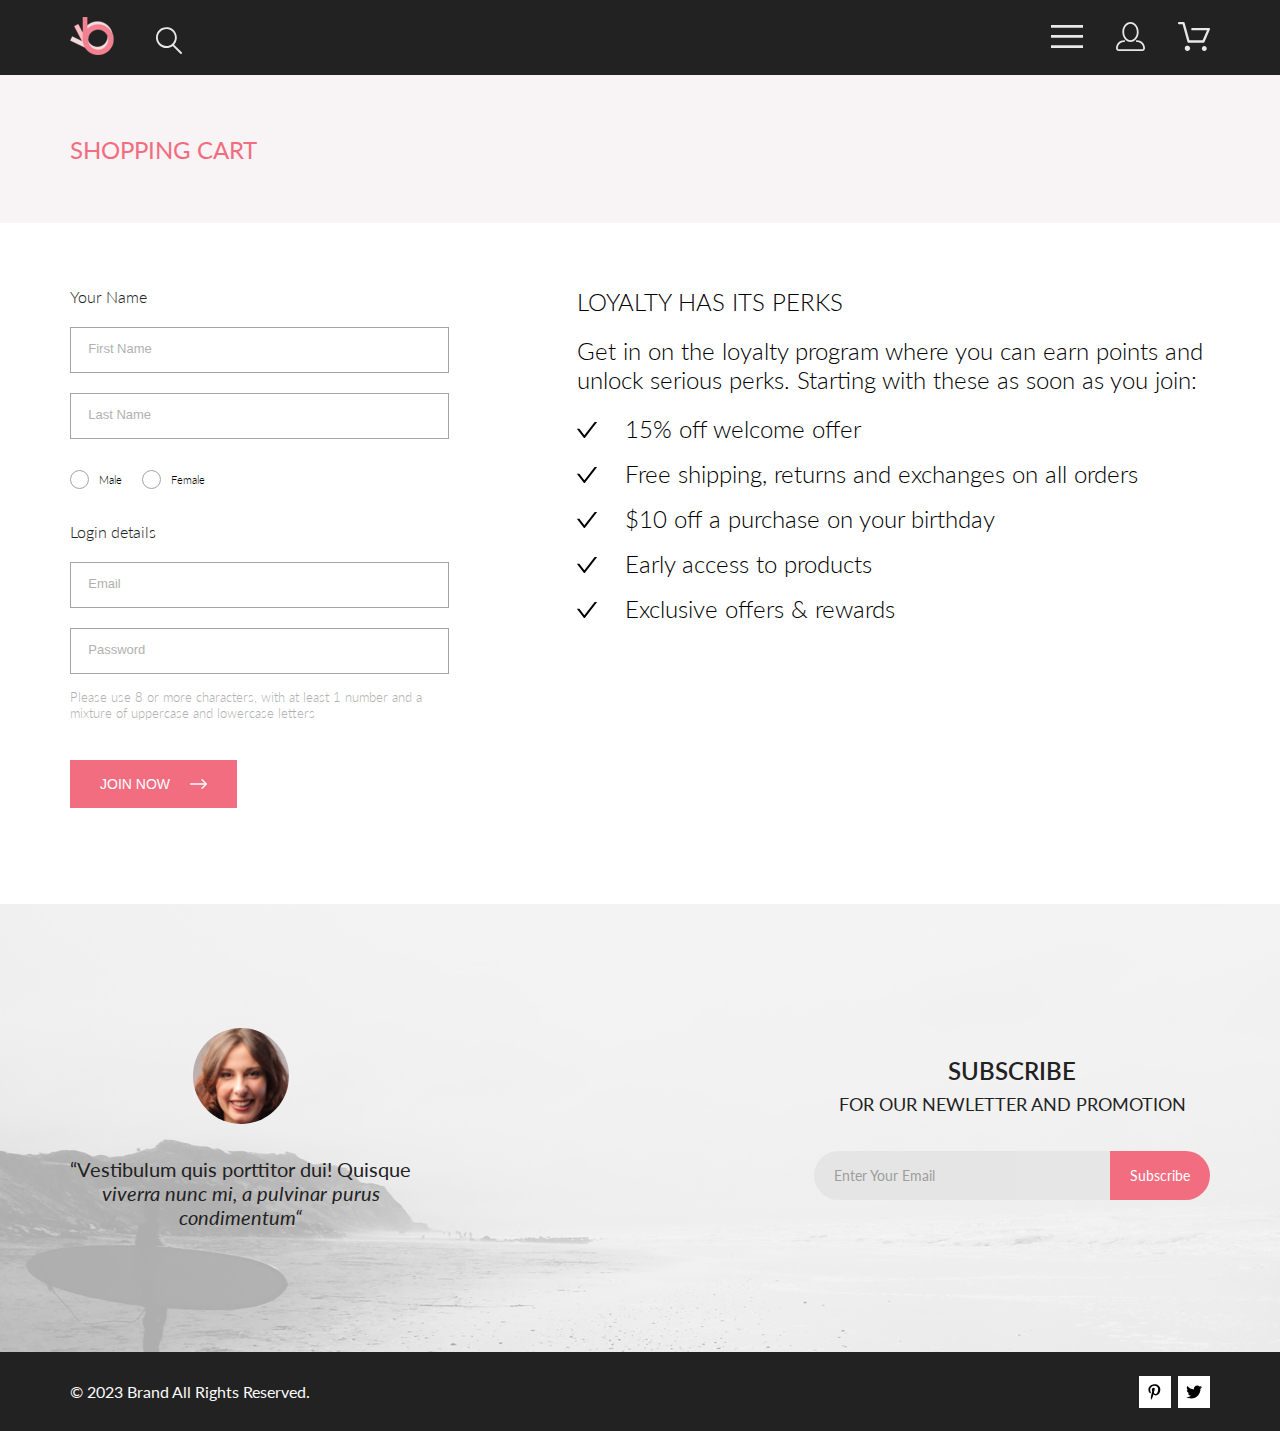
<file: FinalWork/registration.html>
<!DOCTYPE html>
<html lang="en">

<head>
    <meta charset="UTF-8">
    <meta name="viewport" content="width=device-width, initial-scale=1.0">
    <title>Document</title>
    <link rel="preconnect" href="https://fonts.googleapis.com">
    <link rel="preconnect" href="https://fonts.gstatic.com" crossorigin>
    <link
        href="https://fonts.googleapis.com/css2?family=Lato:wght@300;400;700;900&family=Open+Sans:wght@600;700;800&family=Raleway:wght@300;400;700&display=swap"
        rel="stylesheet">
    <link rel="stylesheet" href="statik/styles/style.css">
</head>

<body>
    <header class="header center">

        <div class="header__left">
            <a href="index.html"><img src="statik/images/top__menu__logo.svg" alt="логотип"></a>
            <a href="#"><img src="statik/images/top__menu__search.svg" alt="поиск"></a>
        </div>
        <nav class="header__right">
            <label for="header__check"><img src="statik/images/top__menu__menu.svg" alt="меню"></label>
            <a href="#" class="header__link-site"><img src="statik/images/top__menu__profile.svg"
                    alt="личный профиль"></a>
            <a href="#" class="header__link-site"><img src="statik/images/top__menu__basket.svg" alt="корзина"></a>
        </nav>
        <input class="header__checkbox" id="header__check" type="checkbox" checked>
        <div class="mobile-menu">
            <h3 class="mobile-menu__heading">MENU</h3>
            <div class="mobile-menu__box">
                <div class="mobile-menu__item">
                    <a href="#" class="mobile-menu__title">MAN</a>
                    <ul class="mobile-menu__list">
                        <li><a class="mobile-menu__link" href="#">Accessories</a></li>
                        <li><a class="mobile-menu__link" href="#">Bags</a></li>
                        <li><a class="mobile-menu__link" href="#">Denim</a></li>
                        <li><a class="mobile-menu__link" href="#">T-Shirts</a></li>
                    </ul>
                </div>
                <div class="mobile-menu__item">
                    <a href="#" class="mobile-menu__title">WOMAN</a>
                    <ul class="mobile-menu__list">
                        <li><a class="mobile-menu__link" href="">Accessories</a></li>
                        <li><a class="mobile-menu__link" href="">Jackets & Coats</a></li>
                        <li><a class="mobile-menu__link" href="">Polos</a></li>
                        <li><a class="mobile-menu__link" href="">T-Shirts</a></li>
                        <li><a class="mobile-menu__link" href="">Shirts</a></li>
                    </ul>
                </div>
                <div class="mobile-menu__item">
                    <a href="#" class="mobile-menu__title">KIDS</a>
                    <ul class="mobile-menu__list">
                        <li><a class="mobile-menu__link" href="">Accessories</a></li>
                        <li><a class="mobile-menu__link" href="">Jackets & Coats</a></li>
                        <li><a class="mobile-menu__link" href="">Polos</a></li>
                        <li><a class="mobile-menu__link" href="">T-Shirts</a></li>
                        <li><a class="mobile-menu__link" href="">Shirts</a></li>
                        <li><a class="mobile-menu__link" href="">Bags</a></li>
                    </ul>
                </div>
            </div>
        </div>

    </header>

    <header class="top-head center">
        <div class="top-head__box">
            <h1>SHOPPING CART</h1>
        </div>
    </header>

    <section class="registration center">

        <form class="registration__data">
            <div class="registration__inputs">
                <h6 class="registration__title">Your Name</h6>
                <input class="registration__input" type="text" placeholder="First Name" required>
                <input class="registration__input" type="text" placeholder="Last Name" required>
            </div>

            <div class="registration__checkboxes">
                <input class="registration__checkbox" type="radio" id="checkbox1">
                <label class="registration__label" for="checkbox1">Male</label>


                <input class="registration__checkbox" type="radio" id="checkbox2">
                <label class="registration__label" for="checkbox2">Female</label>


            </div>

            <div class="registration__inputs">
                <h6 class="registration__title">Login details</h6>
                <input class="registration__input" type="email" placeholder="Email" required>
                <input class="registration__input" type="password" placeholder="Password" required>
            </div>

            <p class="registration__text">Please use 8 or more characters, with at least 1 number and a <br>
                mixture of uppercase and lowercase letters</p>

            <button class="registration__button">
                JOIN NOW <svg width="17" height="10" viewBox="0 0 17 10" fill="none" xmlns="http://www.w3.org/2000/svg">
                    <path fill-rule="evenodd" clip-rule="evenodd"
                        d="M11.54 0.208095C11.6058 0.142131 11.684 0.0897967 11.77 0.0540883C11.8561 0.01838 11.9483 0 12.0415 0C12.1347 0 12.2269 0.01838 12.313 0.0540883C12.399 0.0897967 12.4772 0.142131 12.543 0.208095L16.7929 4.458C16.8589 4.5238 16.9112 4.60196 16.9469 4.68802C16.9826 4.77407 17.001 4.86632 17.001 4.95949C17.001 5.05266 16.9826 5.14491 16.9469 5.23097C16.9112 5.31702 16.8589 5.39518 16.7929 5.46098L12.543 9.71089C12.41 9.84389 12.2296 9.91861 12.0415 9.91861C11.8534 9.91861 11.673 9.84389 11.54 9.71089C11.407 9.57788 11.3323 9.39749 11.3323 9.2094C11.3323 9.0213 11.407 8.84091 11.54 8.70791L15.2898 4.95949L11.54 1.21107C11.474 1.14528 11.4217 1.06711 11.386 0.981059C11.3503 0.895005 11.3319 0.802752 11.3319 0.709584C11.3319 0.616415 11.3503 0.524162 11.386 0.438109C11.4217 0.352055 11.474 0.273891 11.54 0.208095V0.208095Z"
                        fill="white" />
                    <path fill-rule="evenodd" clip-rule="evenodd"
                        d="M0 4.95948C0 4.77162 0.0746263 4.59146 0.207462 4.45862C0.340297 4.32579 0.52046 4.25116 0.708318 4.25116H15.583C15.7708 4.25116 15.951 4.32579 16.0838 4.45862C16.2167 4.59146 16.2913 4.77162 16.2913 4.95948C16.2913 5.14734 16.2167 5.3275 16.0838 5.46033C15.951 5.59317 15.7708 5.6678 15.583 5.6678H0.708318C0.52046 5.6678 0.340297 5.59317 0.207462 5.46033C0.0746263 5.3275 0 5.14734 0 4.95948Z"
                        fill="white" />
                </svg>
            </button>

        </form>

        <div class="registration__info">
            <p>LOYALTY HAS ITS PERKS</p>
            <p>Get in on the loyalty program where you can earn points and unlock serious perks. Starting with these as
                soon as you join:</p>
            <ul class="registration__column">
                <li class="registration__li">15% off welcome offer</li>
                <li class="registration__li">Free shipping, returns and exchanges on all orders</li>
                <li class="registration__li">$10 off a purchase on your birthday</li>
                <li class="registration__li">Early access to products</li>
                <li class="registration__li">Exclusive offers & rewards</li>
            </ul>
        </div>

    </section>

    <div class="subscription center">

        <figure class="subscription__staff">
            <img src="statik/images/face.svg" alt="лицо">
            <p class="subscription__staff__figure-text">“Vestibulum quis porttitor dui! Quisque<br> <em>viverra nunc
                    mi, a pulvinar
                    purus<br>
                    condimentum“</em></p>
        </figure>

        <div class="subscription__input-email">
            <p class="subscription__input-email__text"><span
                    class="subscription__input-email__title">SUBSCRIBE</span><br>
                FOR OUR NEWLETTER AND PROMOTION</p>

            <div class="subscription__input-email__submit">
                <input class="subscription__input-email__submit__subscribe" type="email" required
                    placeholder="Enter Your Email">
                <input class="subscription__input-email__submit__btn" type="submit" value="Subscribe">
            </div>
        </div>

    </div>

    <footer class="footer center">
        <p class="footer__text">© 2023 Brand All Rights Reserved.</p>
        <div class="footer__items">
            <a class="footer__items__item" href="#"><svg width="13" height="16" viewBox="0 0 13 16" fill="none"
                    xmlns="http://www.w3.org/2000/svg">
                    <path
                        d="M6.74032 0.203125C3.55564 0.203125 0.408203 2.34063 0.408203 5.8C0.408203 8 1.63738 9.25 2.38233 9.25C2.68963 9.25 2.86655 8.3875 2.86655 8.14375C2.86655 7.85313 2.13091 7.23438 2.13091 6.025C2.13091 3.5125 4.03055 1.73125 6.4889 1.73125C8.60271 1.73125 10.1671 2.94062 10.1671 5.1625C10.1671 6.82187 9.50597 9.93437 7.36422 9.93437C6.59133 9.93437 5.93018 9.37187 5.93018 8.56563C5.93018 7.38438 6.74963 6.24062 6.74963 5.02187C6.74963 2.95312 3.835 3.32812 3.835 5.82812C3.835 6.35313 3.90018 6.93437 4.13298 7.4125C3.70463 9.26875 2.82931 12.0344 2.82931 13.9469C2.82931 14.5375 2.91311 15.1188 2.96899 15.7094C3.07452 15.8281 3.02175 15.8156 3.18316 15.7563C4.74757 13.6 4.69169 13.1781 5.3994 10.3562C5.78119 11.0875 6.76826 11.4812 7.55046 11.4812C10.8469 11.4812 12.3275 8.24688 12.3275 5.33125C12.3275 2.22813 9.66427 0.203125 6.74032 0.203125Z"
                        fill="black" />
                </svg>
            </a>
            <a class="footer__items__item" href="#"><svg width="17" height="14" viewBox="0 0 17 14" fill="none"
                    xmlns="http://www.w3.org/2000/svg">
                    <path
                        d="M14.4184 3.74113C14.4285 3.88325 14.4285 4.02541 14.4285 4.16753C14.4285 8.50253 11.1512 13.4975 5.16133 13.4975C3.31595 13.4975 1.60168 12.9594 0.159668 12.0254C0.421861 12.0558 0.673935 12.066 0.946216 12.066C2.46887 12.066 3.87057 11.5483 4.98989 10.665C3.55797 10.6345 2.35797 9.69038 1.94452 8.39088C2.14621 8.42131 2.34788 8.44163 2.55966 8.44163C2.85209 8.44163 3.14455 8.401 3.4168 8.32997C1.92437 8.02538 0.805016 6.70559 0.805016 5.11169V5.07109C1.23861 5.31475 1.74285 5.46703 2.27726 5.48731C1.39996 4.89847 0.825192 3.89341 0.825192 2.75634C0.825192 2.14722 0.986506 1.58884 1.26887 1.10153C2.87224 3.09138 5.28232 4.39084 7.9848 4.533C7.93439 4.28934 7.90413 4.03556 7.90413 3.78175C7.90413 1.97463 9.35623 0.502563 11.1613 0.502563C12.0991 0.502563 12.9461 0.898501 13.5411 1.53809C14.2772 1.39597 14.9831 1.12184 15.6083 0.74622C15.3662 1.50766 14.852 2.14725 14.1764 2.55331C14.8318 2.48228 15.4671 2.2995 16.052 2.04572C15.6084 2.69544 15.0537 3.27409 14.4184 3.74113V3.74113Z"
                        fill="black" />
                </svg>
            </a>
        </div>
    </footer>
</body>

</html>
</file>
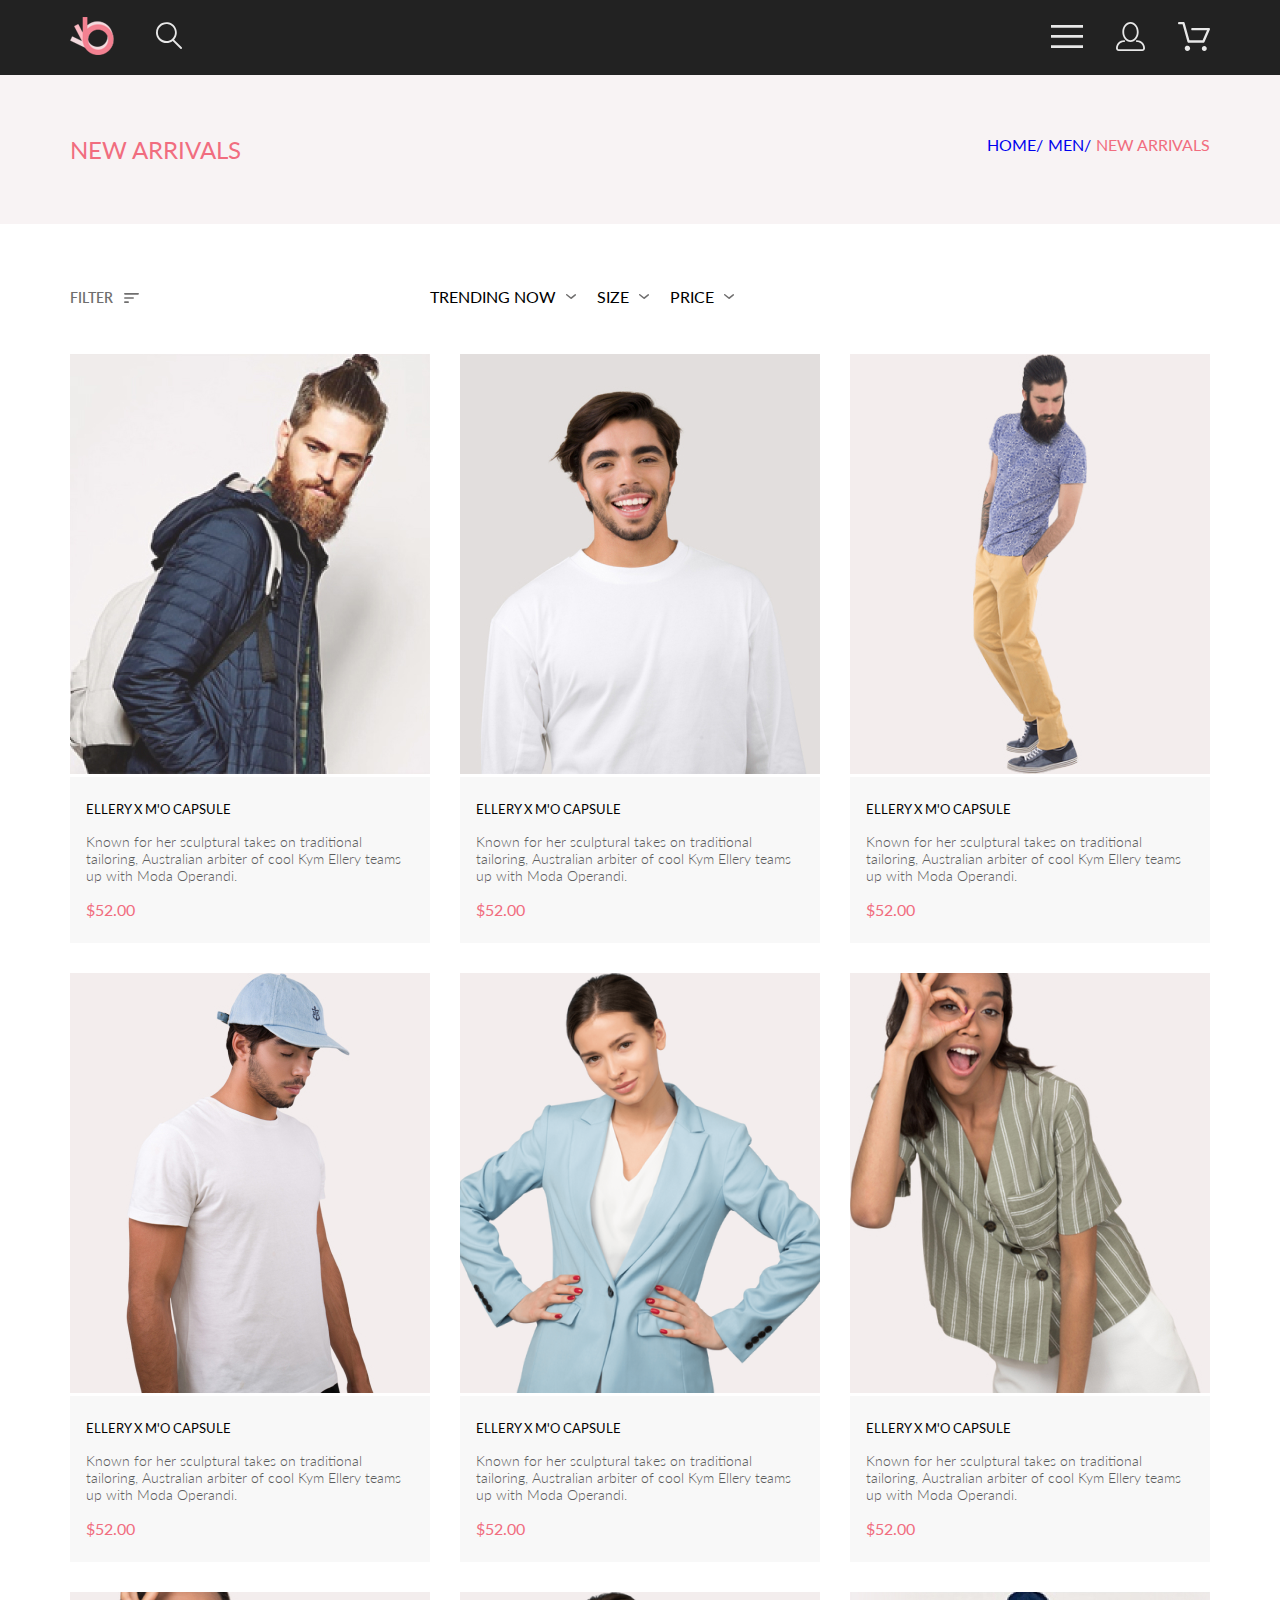
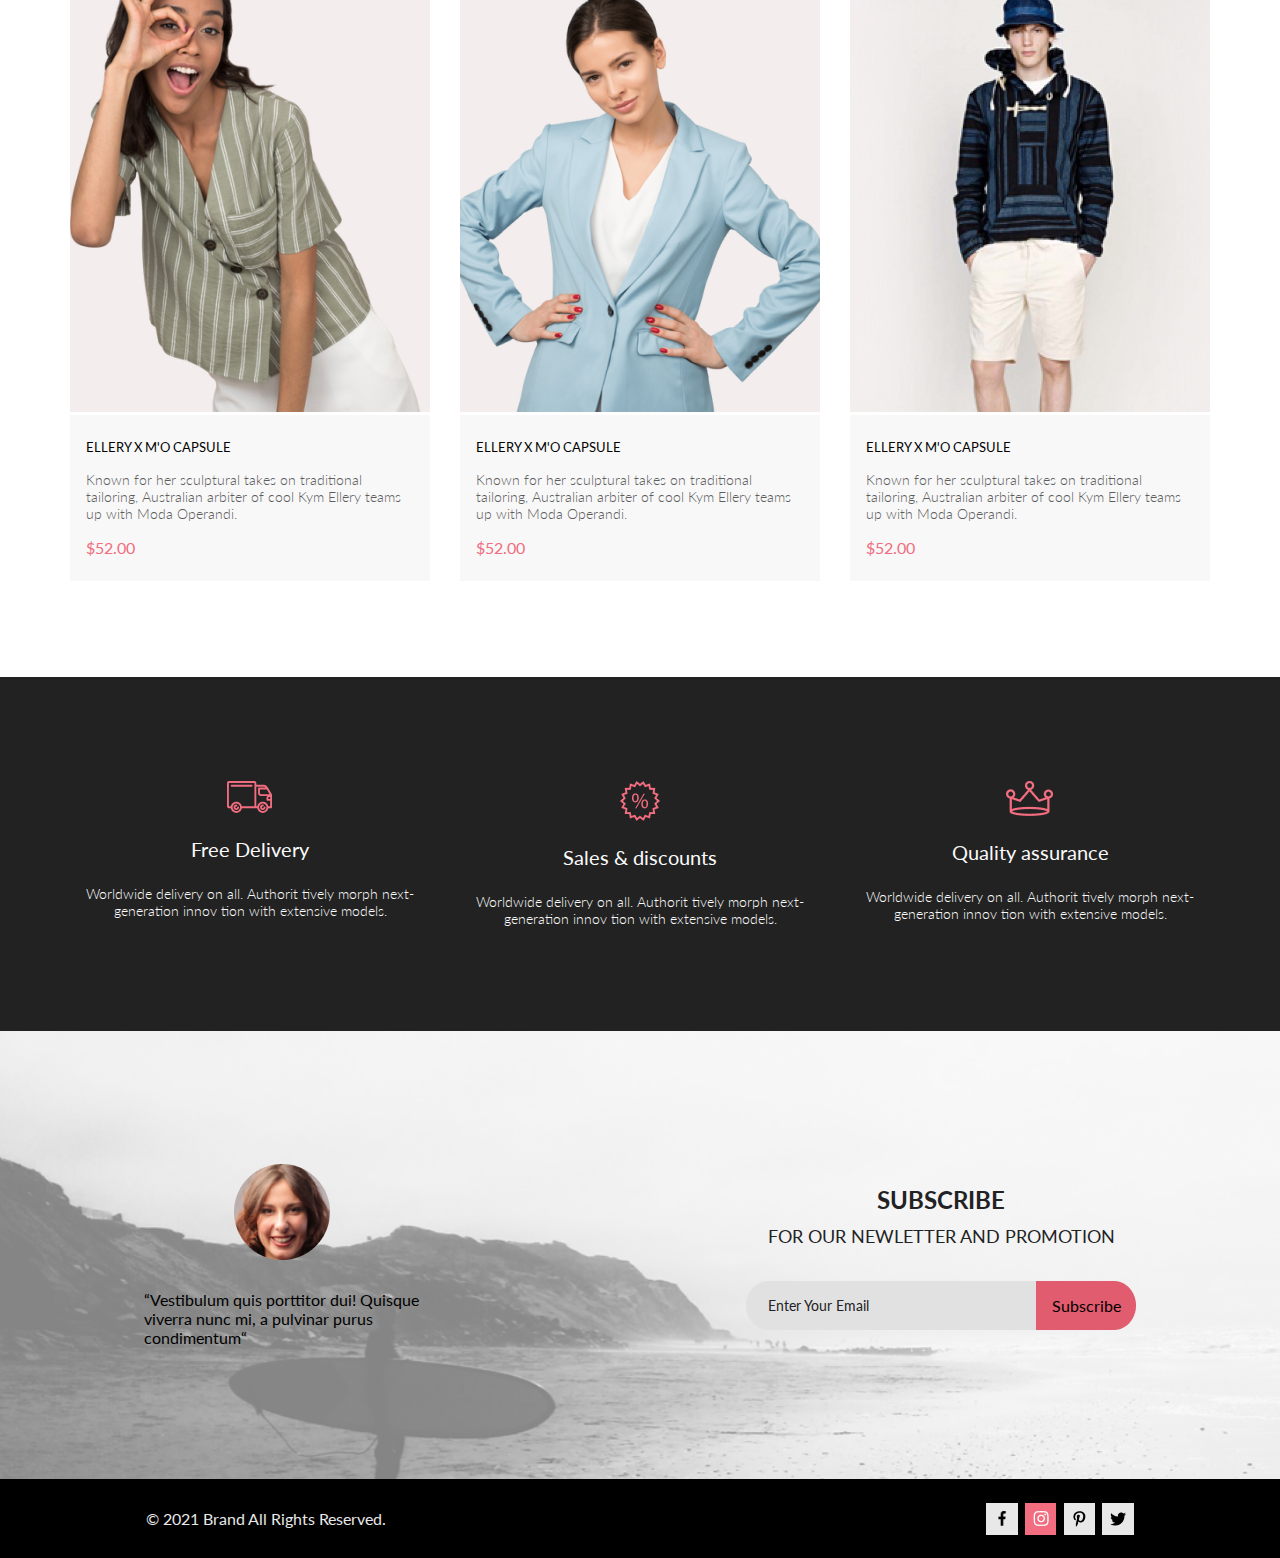
<file: HW_2/index1.html>
<!DOCTYPE html>
<html lang="en">

<head>
    <link rel="preconnect" href="https://fonts.googleapis.com">
    <link rel="preconnect" href="https://fonts.gstatic.com" crossorigin>
    <link href="https://fonts.googleapis.com/css2?family=Lato:wght@300;400;700;900&display=swap" rel="stylesheet">
    <meta charset="UTF-8">
    <meta http-equiv="X-UA-Compatible" content="IE=edge">
    <meta name="viewport" content="width=device-width, initial-scale=1.0">
    <title>Document</title>
    <link rel="stylesheet" href="style.css">
    <link rel="preconnect" href="https://fonts.googleapis.com">
    <link rel="preconnect" href="https://fonts.gstatic.com" crossorigin>
    <link
        href="https://fonts.googleapis.com/css2?family=Lato:ital,wght@0,100;1,400&family=Open+Sans:ital,wght@0,300;0,500;1,400&family=Pattaya&display=swap"
        rel="stylesheet">
</head>

<body>
    <header class="header center">
        <div class="header__left">
            <a href="index.html"><img src="img/logo.png" alt="logo"></a>
            <a href="#"><img src="img/search.svg" alt="search"></a>
        </div>
        <nav class="header__right">
            <label for="header__check"><img src="img/menu.svg" alt="menu"></label>
            <a class="header__link-site" href="registration.html"><img src="img/reg.svg" alt="reg"></a>
            <a class="header__link-site" href="cart.html"><img src="img/cart.svg" alt="cart"></a>
        </nav>
        <input class="header__checkbox" id="header__check" type="checkbox">
        <!-- <div class="mobile-menu">
            <div class="mobile-menu__link-site">
                <a href="registration.html">
                    <svg width="29" height="29" viewBox="0 0 29 29" fill="none" xmlns="http://www.w3.org/2000/svg">
                        <path
                            d="M14.5 19.937C19 19.937 22.656 15.464 22.656 9.968C22.656 4.472 19 0 14.5 0C13.3631 0.0217413 12.2463 0.303398 11.2351 0.823397C10.2239 1.34339 9.34507 2.08794 8.66602 3C7.12663 4.99573 6.30819 7.45381 6.34399 9.974C6.34399 15.465 10 19.937 14.5 19.937ZM14.5 1.813C18 1.813 20.844 5.472 20.844 9.969C20.844 14.466 17.998 18.125 14.5 18.125C11.002 18.125 8.15603 14.465 8.15503 9.969C8.15403 5.473 11 1.813 14.5 1.813ZM20.844 18.125C20.6036 18.125 20.373 18.2205 20.203 18.3905C20.033 18.5605 19.9375 18.7911 19.9375 19.0315C19.9375 19.2719 20.033 19.5025 20.203 19.6725C20.373 19.8425 20.6036 19.938 20.844 19.938C22.526 19.9399 24.1386 20.6088 25.3279 21.7982C26.5172 22.9875 27.1861 24.6 27.188 26.282C27.1875 26.5221 27.0918 26.7523 26.922 26.9221C26.7522 27.0918 26.5221 27.1875 26.282 27.188H2.71997C2.47985 27.1875 2.24975 27.0918 2.07996 26.9221C1.91016 26.7523 1.81449 26.5221 1.81396 26.282C1.81608 24.6001 2.48517 22.9877 3.67444 21.7985C4.86371 20.6092 6.47608 19.9401 8.15796 19.938C8.39824 19.938 8.62868 19.8425 8.79858 19.6726C8.96849 19.5027 9.06396 19.2723 9.06396 19.032C9.06396 18.7917 8.96849 18.5613 8.79858 18.3914C8.62868 18.2215 8.39824 18.126 8.15796 18.126C5.99541 18.1279 3.92201 18.9875 2.39258 20.5164C0.863144 22.0453 0.00264777 24.1185 0 26.281C0.000794067 27.0019 0.287502 27.693 0.797241 28.2027C1.30698 28.7125 1.99811 28.9992 2.71899 29H26.282C27.0027 28.9989 27.6936 28.7121 28.2031 28.2024C28.7126 27.6927 28.9992 27.0017 29 26.281C28.9974 24.1187 28.1372 22.0457 26.6083 20.5168C25.0793 18.9878 23.0063 18.1276 20.844 18.125Z"
                            fill="black" />
                    </svg>
                </a>
                <a href="cart.html">
                    <svg width="32" height="29" viewBox="0 0 32 29" fill="none" xmlns="http://www.w3.org/2000/svg">
                        <path
                            d="M26.2009 29C25.5532 28.9738 24.9415 28.6948 24.4972 28.2227C24.0529 27.7506 23.8114 27.1232 23.8245 26.475C23.8376 25.8269 24.1043 25.2097 24.5673 24.7559C25.0303 24.3022 25.6527 24.048 26.301 24.048C26.9493 24.048 27.5717 24.3022 28.0347 24.7559C28.4977 25.2097 28.7644 25.8269 28.7775 26.475C28.7906 27.1232 28.549 27.7506 28.1047 28.2227C27.6604 28.6948 27.0488 28.9738 26.401 29H26.2009ZM6.75293 26.32C6.75293 25.79 6.91011 25.2718 7.20459 24.8311C7.49907 24.3904 7.91764 24.0469 8.40735 23.844C8.89705 23.6412 9.43594 23.5881 9.95581 23.6915C10.4757 23.7949 10.9532 24.0502 11.328 24.425C11.7028 24.7998 11.9581 25.2773 12.0615 25.7972C12.1649 26.317 12.1118 26.8559 11.9089 27.3456C11.7061 27.8353 11.3626 28.2539 10.9219 28.5483C10.4812 28.8428 9.96304 29 9.43298 29C9.08087 29.0003 8.73212 28.9311 8.40674 28.7966C8.08136 28.662 7.78569 28.4646 7.53662 28.2158C7.28755 27.9669 7.09001 27.6713 6.9552 27.3461C6.82039 27.0208 6.75098 26.6721 6.75098 26.32H6.75293ZM10.553 20.686C10.2935 20.6868 10.0409 20.6024 9.83411 20.4457C9.62727 20.2891 9.47758 20.0689 9.40796 19.819L4.57495 2.36401H1.18201C0.868521 2.36401 0.567859 2.23947 0.346191 2.01781C0.124523 1.79614 0 1.49549 0 1.18201C0 0.868519 0.124523 0.567873 0.346191 0.346205C0.567859 0.124537 0.868521 5.81268e-06 1.18201 5.81268e-06H5.46301C5.7225 -0.00080736 5.97504 0.0837201 6.18176 0.240568C6.38848 0.397416 6.53784 0.617884 6.60693 0.868006L11.4399 18.323H24.6179L29.001 8.27501H14.401C14.2428 8.27961 14.0854 8.25242 13.9379 8.19507C13.7904 8.13771 13.6559 8.05134 13.5424 7.94108C13.4288 7.83082 13.3386 7.69891 13.277 7.55315C13.2154 7.40739 13.1836 7.25075 13.1836 7.0925C13.1836 6.93426 13.2154 6.77762 13.277 6.63186C13.3386 6.4861 13.4288 6.35419 13.5424 6.24393C13.6559 6.13367 13.7904 6.0473 13.9379 5.98994C14.0854 5.93259 14.2428 5.90541 14.401 5.91001H30.814C31.0097 5.90996 31.2022 5.95866 31.3744 6.05172C31.5465 6.14478 31.6928 6.27926 31.7999 6.44301C31.9078 6.60729 31.9734 6.79569 31.9908 6.99145C32.0083 7.18721 31.9771 7.38424 31.9 7.565L26.495 19.977C26.4026 20.1876 26.251 20.3668 26.0585 20.4927C25.866 20.6186 25.641 20.6858 25.411 20.686H10.553Z"
                            fill="black" />
                    </svg>

                </a>
            </div>
            <h3 class="mobile-menu__heading">MENU</h3>
            <div class="mobile-menu__box">
                <div class="mobile-menu__item">
                    <a href="catalog.html" class="mobile-menu__title">MAN</a>
                    <ul class="mobile-menu__list">
                        <li><a class="mobile-menu__link" href="#">Accessories</a></li>
                        <li><a class="mobile-menu__link" href="#">Bags</a></li>
                        <li><a class="mobile-menu__link" href="#">Denim</a></li>
                        <li><a class="mobile-menu__link" href="#">T-Shirts</a></li>
                    </ul>
                </div>
                <div class="mobile-menu__item">
                    <a href="catalog.html" class="mobile-menu__title">WOMAN</a>
                    <ul class="mobile-menu__list">
                        <li><a class="mobile-menu__link" href="">Accessories</a></li>
                        <li><a class="mobile-menu__link" href="">Bags</a></li>
                        <li><a class="mobile-menu__link" href="">Denim</a></li>
                        <li><a class="mobile-menu__link" href="">T-Shirts</a></li>
                    </ul>
                </div>
                <div class="mobile-menu__item">
                    <a href="catalog.html" class="mobile-menu__title">KIDS</a>
                    <ul class="mobile-menu__list">
                        <li><a class="mobile-menu__link" href="">Accessories</a></li>
                        <li><a class="mobile-menu__link" href="">Bags</a></li>
                        <li><a class="mobile-menu__link" href="">Denim</a></li>
                        <li><a class="mobile-menu__link" href="">T-Shirts</a></li>
                    </ul>
                </div>
            </div>
        </div> -->
    </header>
    <!-- <section class="promo">
        <div class="promo__img">
            <img src="img/promo.png" alt="photo promo">
        </div>
        <div class="promo__content">
            <div class="promo__info">
                <h1 class="promo__title">THE BRAND</h1>
                <h2 class="promo__heading">OF LUXERIOUS FASHION</h2>
            </div>
        </div>
    </section> -->
    <!-- <section class="sale center">
        <div class="sale__item">
            <img src="img/si1.jpg" alt="sale image">
            <div class="sale__content">
                <p class="sale__text">30% OFF</p>
                <h3 class="sale__heading">FOR WOMEN</h3>
            </div>
        </div>
        <div class="sale__item">
            <img src="img/si2.jpg" alt="sale image">
            <div class="sale__content">
                <p class="sale__text">30% OFF</p>
                <h3 class="sale__heading">FOR WOMEN</h3>
            </div>
        </div>
        <div class="sale__item">
            <img src="img/si3.jpg" alt="sale image">
            <div class="sale__content">
                <p class="sale__text">30% OFF</p>
                <h3 class="sale__heading">FOR WOMEN</h3>
            </div>
        </div>
        <div class="sale__item sale__item_big">
            <img src="img/sibig.jpg" alt="sale image">
            <div class="sale__content">
                <p class="sale__text">30% OFF</p>
                <h3 class="sale__heading">FOR WOMEN</h3>
            </div>
        </div>
    </section> -->

    <section class="top-head center">
        <h2 class="top-head_heading">
            NEW ARRIVALS
        </h2>
        <nav class="top-head_breadcrumbs">
            <a href="#" class="top-head_breadcrumbs_linc">HOME/</a>
            <a href="#" class="top-head_breadcrumbs_linc">MEN/</a>
            <div><a href="#" class="top-head_breadcrumbs_linc top-head_last_linc">NEW ARRIVALS</a></div>
        </nav>
    </section>

    <!-- <div class="women_img center"><img src="img/women_1.jpg" alt="women"></div> -->
    <!-- <section class="women center">
        
        <div class="women_text">
            <p class="women_text_one">WOMEN COLLECTION</p>
            <p class="women_text_two">MOSCHINO CHEAP AND CHIC</p>
            <p class="women_text_three">Compellingly actualize fully researched processes before proactive outsourcing.
                <br> Progressively syndicate collaborative architectures before cutting-edge services. Completely <br>
                visualize parallel core competencies rather than exceptional portals. </p>
            <p class="women_text_price">$561</p>
        </div>
        <div class="choose center">
            <div class="choose_items">
                <a href="#" class="choose_item"><span>CHOOSE COLOR</span> <svg width="11" height="6" viewBox="0 0 11 6" fill="none" xmlns="http://www.w3.org/2000/svg">
                    <path d="M5.00214 5.64846C4.83521 5.64879 4.67343 5.59016 4.54488 5.48275L0.258102 1.88021C0.112196 1.75791 0.0204417 1.58217 0.00302325 1.39165C-0.0143952 1.20112 0.0439493 1.01143 0.165221 0.864289C0.286493 0.717149 0.460759 0.624619 0.649682 0.607053C0.838605 0.589487 1.02671 0.648325 1.17262 0.770623L5.00214 3.9985L8.83167 0.885905C8.90475 0.826055 8.98884 0.781361 9.0791 0.754391C9.16937 0.727421 9.26403 0.718707 9.35764 0.72875C9.45126 0.738794 9.54198 0.767396 9.6246 0.812913C9.70722 0.85843 9.7801 0.919965 9.83906 0.993981C9.90449 1.06806 9.95405 1.15498 9.98462 1.24927C10.0152 1.34357 10.0261 1.44321 10.0167 1.54197C10.0073 1.64073 9.97784 1.73646 9.93005 1.82318C9.88227 1.9099 9.81723 1.98573 9.73904 2.04592L5.45225 5.52598C5.32002 5.61641 5.16154 5.65954 5.00214 5.64846Z" fill="#6F6E6E"/>
                    </svg>
                    </a>
                <a href="#" class="choose_item"><span>CHOOSE SIZE</span> <svg width="11" height="6" viewBox="0 0 11 6" fill="none" xmlns="http://www.w3.org/2000/svg">
                    <path d="M5.00214 5.64846C4.83521 5.64879 4.67343 5.59016 4.54488 5.48275L0.258102 1.88021C0.112196 1.75791 0.0204417 1.58217 0.00302325 1.39165C-0.0143952 1.20112 0.0439493 1.01143 0.165221 0.864289C0.286493 0.717149 0.460759 0.624619 0.649682 0.607053C0.838605 0.589487 1.02671 0.648325 1.17262 0.770623L5.00214 3.9985L8.83167 0.885905C8.90475 0.826055 8.98884 0.781361 9.0791 0.754391C9.16937 0.727421 9.26403 0.718707 9.35764 0.72875C9.45126 0.738794 9.54198 0.767396 9.6246 0.812913C9.70722 0.85843 9.7801 0.919965 9.83906 0.993981C9.90449 1.06806 9.95405 1.15498 9.98462 1.24927C10.0152 1.34357 10.0261 1.44321 10.0167 1.54197C10.0073 1.64073 9.97784 1.73646 9.93005 1.82318C9.88227 1.9099 9.81723 1.98573 9.73904 2.04592L5.45225 5.52598C5.32002 5.61641 5.16154 5.65954 5.00214 5.64846Z" fill="#6F6E6E"/>
                    </svg></a>
                <a href="#" class="choose_item"><span>QUANTITY</span><svg width="11" height="6" viewBox="0 0 11 6" fill="none" xmlns="http://www.w3.org/2000/svg">
                    <path d="M5.00214 5.64846C4.83521 5.64879 4.67343 5.59016 4.54488 5.48275L0.258102 1.88021C0.112196 1.75791 0.0204417 1.58217 0.00302325 1.39165C-0.0143952 1.20112 0.0439493 1.01143 0.165221 0.864289C0.286493 0.717149 0.460759 0.624619 0.649682 0.607053C0.838605 0.589487 1.02671 0.648325 1.17262 0.770623L5.00214 3.9985L8.83167 0.885905C8.90475 0.826055 8.98884 0.781361 9.0791 0.754391C9.16937 0.727421 9.26403 0.718707 9.35764 0.72875C9.45126 0.738794 9.54198 0.767396 9.6246 0.812913C9.70722 0.85843 9.7801 0.919965 9.83906 0.993981C9.90449 1.06806 9.95405 1.15498 9.98462 1.24927C10.0152 1.34357 10.0261 1.44321 10.0167 1.54197C10.0073 1.64073 9.97784 1.73646 9.93005 1.82318C9.88227 1.9099 9.81723 1.98573 9.73904 2.04592L5.45225 5.52598C5.32002 5.61641 5.16154 5.65954 5.00214 5.64846Z" fill="#6F6E6E"/>
                    </svg></a>
            </div>
            <div class="choose_btn"><svg width="27" height="25" viewBox="0 0 27 25" fill="none"
                    xmlns="http://www.w3.org/2000/svg">
                    <path
                        d="M5.49847 22.185C5.50635 21.752 5.64091 21.3309 5.88519 20.9748C6.12947 20.6186 6.47261 20.3431 6.87158 20.1828C7.27055 20.0226 7.7076 19.9848 8.12781 20.0741C8.54802 20.1635 8.93269 20.376 9.23358 20.685C9.53447 20.994 9.73817 21.3857 9.81909 21.811C9.90002 22.2363 9.85453 22.6763 9.68842 23.0756C9.52231 23.475 9.24296 23.8161 8.88538 24.0559C8.52779 24.2957 8.10791 24.4237 7.67847 24.4237C7.38955 24.4211 7.10399 24.3611 6.83807 24.2472C6.57216 24.1333 6.3311 23.9676 6.12866 23.7597C5.92623 23.5518 5.76639 23.3057 5.65826 23.0355C5.55013 22.7653 5.49584 22.4763 5.49847 22.185ZM21.3045 24.4237C20.8711 24.4303 20.4453 24.3087 20.0797 24.074C19.7141 23.8393 19.4247 23.5017 19.2471 23.103C19.0696 22.7042 19.0117 22.2618 19.0806 21.8303C19.1496 21.3988 19.3423 20.9971 19.6351 20.6748C19.9278 20.3524 20.3077 20.1236 20.728 20.0165C21.1482 19.9095 21.5903 19.929 21.9997 20.0724C22.4091 20.2159 22.7679 20.4771 23.0317 20.8238C23.2956 21.1706 23.453 21.5877 23.4845 22.0236C23.5269 22.6155 23.3369 23.2004 22.9555 23.6523C22.7706 23.8745 22.5436 24.0574 22.2877 24.1901C22.0319 24.3227 21.7524 24.4025 21.4655 24.4247L21.3045 24.4237ZM8.59351 17.4855C8.38116 17.4851 8.17488 17.414 8.00671 17.2833C7.83855 17.1525 7.71792 16.9694 7.66351 16.7624L3.73651 2.19527H0.978516C0.719001 2.19527 0.470064 2.09128 0.28656 1.90622C0.103056 1.72116 0 1.47018 0 1.20847C0 0.946764 0.103056 0.695782 0.28656 0.510726C0.470064 0.325669 0.719001 0.22168 0.978516 0.22168H4.45752C4.66982 0.222254 4.876 0.293463 5.04413 0.424184C5.21226 0.554905 5.33295 0.737883 5.38751 0.944787L9.31451 15.5119H20.0185L23.5765 7.12665H11.7185C11.459 7.12665 11.2101 7.02266 11.0266 6.83761C10.8431 6.65255 10.74 6.40157 10.74 6.13986C10.74 5.87815 10.8431 5.62717 11.0266 5.44211C11.2101 5.25705 11.459 5.15306 11.7185 5.15306H25.0535C25.2131 5.15352 25.3701 5.19451 25.5099 5.27223C25.6497 5.34995 25.7679 5.46195 25.8535 5.59784C25.9413 5.73569 25.9945 5.89303 26.0084 6.05627C26.0224 6.21951 25.9966 6.38368 25.9335 6.53465L21.5425 16.8935C21.469 17.0684 21.3462 17.2177 21.1895 17.3229C21.0327 17.4281 20.8488 17.4846 20.6605 17.4855H8.59351Z"
                        fill="#EF5B70" />
                </svg>
                Add to Cart</div>
        </div>
    </section> -->
    <section class="sort-menu center">
        <details class="filter">
            <summary class="filter_summary"><span>FILTER</span><svg class="filter_summary_svg" width="15" height="10"
                    viewBox="0 0 15 10" fill="none" xmlns="http://www.w3.org/2000/svg">
                    <path
                        d="M0.833333 10H4.16667C4.625 10 5 9.625 5 9.16667C5 8.70833 4.625 8.33333 4.16667 8.33333H0.833333C0.375 8.33333 0 8.70833 0 9.16667C0 9.625 0.375 10 0.833333 10ZM0 0.833333C0 1.29167 0.375 1.66667 0.833333 1.66667H14.1667C14.625 1.66667 15 1.29167 15 0.833333C15 0.375 14.625 0 14.1667 0H0.833333C0.375 0 0 0.375 0 0.833333ZM0.833333 5.83333H9.16667C9.625 5.83333 10 5.45833 10 5C10 4.54167 9.625 4.16667 9.16667 4.16667H0.833333C0.375 4.16667 0 4.54167 0 5C0 5.45833 0.375 5.83333 0.833333 5.83333Z"
                        fill="#6F6E6E" />
                </svg>
            </summary>




            <div class="filter_links">
                <details>
                    <summary class="filter_item filter_item_one">CATEGORY</summary>
                    <ul>
                        <li>Accessories</li>
                        <li>Bags</li>
                        <li>Denim</li>
                        <li>Hoodies & Sweatshirts</li>
                        <li>Jackets & Coats</li>
                        <li>Polos</li>
                        <li>Shirts</li>
                        <li>Shoes</li>
                        <li>Sweaters & Knits</li>
                        <li>T-Shirts</li>
                        <li>Tanks</li>
                    </ul>
                </details>

                <div class="filter_item filter_item_two">BRAND</div>
                <div class="filter_item filter_item_three">DESIGNER</div>
            </div>
        </details>

        <div class="sort">
            <details><summary class="sort_summary"><span>TRENDING NOW</span> <svg width="11" height="5" viewBox="0 0 11 5" fill="none"
                    xmlns="http://www.w3.org/2000/svg">
                    <path
                        d="M5.00214 5.00214C4.83521 5.00247 4.67343 4.94433 4.54488 4.83782L0.258102 1.2655C0.112196 1.14422 0.0204417 0.969958 0.00302325 0.781035C-0.0143952 0.592112 0.0439493 0.404007 0.165221 0.258101C0.286493 0.112196 0.460759 0.0204417 0.649682 0.00302327C0.838605 -0.0143952 1.02671 0.043949 1.17262 0.165221L5.00214 3.36602L8.83167 0.279536C8.90475 0.220188 8.98884 0.175869 9.0791 0.149125C9.16937 0.122382 9.26403 0.113741 9.35764 0.1237C9.45126 0.133659 9.54198 0.162021 9.6246 0.207156C9.70722 0.252292 9.7801 0.313311 9.83906 0.386705C9.90449 0.460167 9.95405 0.546351 9.98462 0.639855C10.0152 0.733359 10.0261 0.83217 10.0167 0.930097C10.0073 1.02802 9.97784 1.12296 9.93005 1.20895C9.88227 1.29494 9.81723 1.37013 9.73904 1.42982L5.45225 4.88068C5.32002 4.97036 5.16154 5.01312 5.00214 5.00214Z"
                        fill="#6F6E6E" />
                </svg>
            </summary>
            </details>
            <details class="abs"><summary class="sort_summary"><span>SIZE</span> <svg width="11" height="5" viewBox="0 0 11 5" fill="none"
                xmlns="http://www.w3.org/2000/svg">
                <path
                    d="M5.00214 5.00214C4.83521 5.00247 4.67343 4.94433 4.54488 4.83782L0.258102 1.2655C0.112196 1.14422 0.0204417 0.969958 0.00302325 0.781035C-0.0143952 0.592112 0.0439493 0.404007 0.165221 0.258101C0.286493 0.112196 0.460759 0.0204417 0.649682 0.00302327C0.838605 -0.0143952 1.02671 0.043949 1.17262 0.165221L5.00214 3.36602L8.83167 0.279536C8.90475 0.220188 8.98884 0.175869 9.0791 0.149125C9.16937 0.122382 9.26403 0.113741 9.35764 0.1237C9.45126 0.133659 9.54198 0.162021 9.6246 0.207156C9.70722 0.252292 9.7801 0.313311 9.83906 0.386705C9.90449 0.460167 9.95405 0.546351 9.98462 0.639855C10.0152 0.733359 10.0261 0.83217 10.0167 0.930097C10.0073 1.02802 9.97784 1.12296 9.93005 1.20895C9.88227 1.29494 9.81723 1.37013 9.73904 1.42982L5.45225 4.88068C5.32002 4.97036 5.16154 5.01312 5.00214 5.00214Z"
                    fill="#6F6E6E" />
            </svg>
        </summary>
        <div class="sort_box">
            <div class="sort_box_item"><input type="checkbox">XS</div>
            <div class="sort_box_item"><input type="checkbox">S</div>
            <div class="sort_box_item"><input type="checkbox">M</div>
            <div class="sort_box_item"><input type="checkbox">L</div>
        </div>
        </details>
        <details><summary class="sort_summary"><span>PRICE</span> <svg width="11" height="5" viewBox="0 0 11 5" fill="none"
            xmlns="http://www.w3.org/2000/svg">
            <path
                d="M5.00214 5.00214C4.83521 5.00247 4.67343 4.94433 4.54488 4.83782L0.258102 1.2655C0.112196 1.14422 0.0204417 0.969958 0.00302325 0.781035C-0.0143952 0.592112 0.0439493 0.404007 0.165221 0.258101C0.286493 0.112196 0.460759 0.0204417 0.649682 0.00302327C0.838605 -0.0143952 1.02671 0.043949 1.17262 0.165221L5.00214 3.36602L8.83167 0.279536C8.90475 0.220188 8.98884 0.175869 9.0791 0.149125C9.16937 0.122382 9.26403 0.113741 9.35764 0.1237C9.45126 0.133659 9.54198 0.162021 9.6246 0.207156C9.70722 0.252292 9.7801 0.313311 9.83906 0.386705C9.90449 0.460167 9.95405 0.546351 9.98462 0.639855C10.0152 0.733359 10.0261 0.83217 10.0167 0.930097C10.0073 1.02802 9.97784 1.12296 9.93005 1.20895C9.88227 1.29494 9.81723 1.37013 9.73904 1.42982L5.45225 4.88068C5.32002 4.97036 5.16154 5.01312 5.00214 5.00214Z"
                fill="#6F6E6E" />
        </svg>
    </summary>
    </details>
    </section>


    <section class="product-box center">

        <!-- <h2 class="product-box__heading">Fetured Items</h2>
        <p class="product-box__text">Shop for items based on what we featured in this week</p> -->
        <div class="product-box__content">

            <div class="product">
                <img class="product__img" src="img/product1.jpg" alt="#">
                <div class="product__content">
                    <a href="product.html" class="product__heading">ELLERY X M'O CAPSULE</a>
                    <p class="product__text">Known for her sculptural takes on traditional tailoring, Australian
                        arbiter
                        of cool Kym Ellery teams up with Moda Operandi.</p>
                    <p class="product__price">$52.00</p>
                </div>
                <a href="#" class="product__add"><svg width="27" height="25" viewBox="0 0 27 25" fill="none"
                        xmlns="http://www.w3.org/2000/svg">
                        <path
                            d="M21.9509 23.2667H21.8386C21.2294 23.2667 20.7177 22.7671 20.6735 22.1294C20.629 21.4607 21.1175 20.8785 21.7626 20.8346C21.788 20.8329 21.8145 20.832 21.8405 20.832C22.4575 20.832 22.9743 21.3219 23.0201 21.9487C23.0319 22.1971 22.9914 22.5514 22.736 22.8439L22.73 22.8507L22.7242 22.8575C22.5275 23.0912 22.2607 23.2321 21.9509 23.2667ZM8.21887 23.2604C7.5683 23.2604 7.03906 22.7174 7.03906 22.05C7.03906 21.3832 7.5683 20.8406 8.21887 20.8406C8.86945 20.8406 9.39868 21.3832 9.39868 22.05C9.39868 22.7174 8.86945 23.2604 8.21887 23.2604Z"
                            fill="white" />
                        <path
                            d="M21.876 22.2662C21.921 22.2549 21.9423 22.2339 21.96 22.2129C21.9678 22.2037 21.9756 22.1946 21.9835 22.1855C22.02 22.1438 22.0233 22.0553 22.0224 22.0105C22.0092 21.9044 21.9185 21.8315 21.8412 21.8315C21.8375 21.8315 21.8336 21.8317 21.8312 21.8318C21.7531 21.8372 21.6653 21.9409 21.6719 22.0625C21.6813 22.1793 21.7675 22.2662 21.8392 22.2662H21.876ZM8.21954 22.2599C8.31873 22.2599 8.39935 22.1655 8.39935 22.0496C8.39935 21.9341 8.31873 21.8401 8.21954 21.8401C8.12042 21.8401 8.03973 21.9341 8.03973 22.0496C8.03973 22.1655 8.12042 22.2599 8.21954 22.2599ZM21.9995 24.2662C21.9517 24.2662 21.8878 24.2662 21.8392 24.2662C20.7017 24.2662 19.7567 23.3545 19.6765 22.198C19.5964 20.9929 20.4937 19.9183 21.6953 19.8364C21.7441 19.8331 21.7928 19.8315 21.8412 19.8315C22.9799 19.8315 23.9413 20.7324 24.019 21.8884C24.0505 22.4915 23.8741 23.0612 23.4898 23.5012C23.1055 23.9575 22.5764 24.2177 21.9995 24.2662ZM8.21954 24.2599C7.01532 24.2599 6.03973 23.2709 6.03973 22.0496C6.03973 20.8291 7.01532 19.8401 8.21954 19.8401C9.42371 19.8401 10.3994 20.8291 10.3994 22.0496C10.3994 23.2709 9.42371 24.2599 8.21954 24.2599ZM21.1984 17.3938H9.13306C8.70013 17.3938 8.31586 17.1005 8.20331 16.6775L4.27753 2.24768H1.52173C0.993408 2.24768 0.560547 1.80859 0.560547 1.27039C0.560547 0.733032 0.993408 0.292969 1.52173 0.292969H4.99933C5.43134 0.292969 5.81561 0.586304 5.9281 1.01025L9.85394 15.4391H20.5576L24.1144 7.13379H12.2578C11.7286 7.13379 11.2957 6.69373 11.2957 6.15649C11.2957 5.61914 11.7286 5.17908 12.2578 5.17908H25.5886C25.9091 5.17908 26.2141 5.34192 26.3896 5.61914C26.566 5.89539 26.5984 6.23743 26.4697 6.547L22.0795 16.807C21.9193 17.1653 21.5827 17.3938 21.1984 17.3938Z"
                            fill="white" />
                        <path
                            d="M21.876 22.2662C21.921 22.2549 21.9423 22.2339 21.96 22.2129C21.9678 22.2037 21.9756 22.1946 21.9835 22.1855C22.02 22.1438 22.0233 22.0553 22.0224 22.0105C22.0092 21.9044 21.9185 21.8315 21.8412 21.8315C21.8375 21.8315 21.8336 21.8317 21.8312 21.8318C21.7531 21.8372 21.6653 21.9409 21.6719 22.0625C21.6813 22.1793 21.7675 22.2662 21.8392 22.2662H21.876ZM8.21954 22.2599C8.31873 22.2599 8.39935 22.1655 8.39935 22.0496C8.39935 21.9341 8.31873 21.8401 8.21954 21.8401C8.12042 21.8401 8.03973 21.9341 8.03973 22.0496C8.03973 22.1655 8.12042 22.2599 8.21954 22.2599ZM21.9995 24.2662C21.9517 24.2662 21.8878 24.2662 21.8392 24.2662C20.7017 24.2662 19.7567 23.3545 19.6765 22.198C19.5964 20.9929 20.4937 19.9183 21.6953 19.8364C21.7441 19.8331 21.7928 19.8315 21.8412 19.8315C22.9799 19.8315 23.9413 20.7324 24.019 21.8884C24.0505 22.4915 23.8741 23.0612 23.4898 23.5012C23.1055 23.9575 22.5764 24.2177 21.9995 24.2662ZM8.21954 24.2599C7.01532 24.2599 6.03973 23.2709 6.03973 22.0496C6.03973 20.8291 7.01532 19.8401 8.21954 19.8401C9.42371 19.8401 10.3994 20.8291 10.3994 22.0496C10.3994 23.2709 9.42371 24.2599 8.21954 24.2599ZM21.1984 17.3938H9.13306C8.70013 17.3938 8.31586 17.1005 8.20331 16.6775L4.27753 2.24768H1.52173C0.993408 2.24768 0.560547 1.80859 0.560547 1.27039C0.560547 0.733032 0.993408 0.292969 1.52173 0.292969H4.99933C5.43134 0.292969 5.81561 0.586304 5.9281 1.01025L9.85394 15.4391H20.5576L24.1144 7.13379H12.2578C11.7286 7.13379 11.2957 6.69373 11.2957 6.15649C11.2957 5.61914 11.7286 5.17908 12.2578 5.17908H25.5886C25.9091 5.17908 26.2141 5.34192 26.3896 5.61914C26.566 5.89539 26.5984 6.23743 26.4697 6.547L22.0795 16.807C21.9193 17.1653 21.5827 17.3938 21.1984 17.3938Z"
                            fill="white" />
                    </svg>
                    Add to Cart</a>
            </div>
            <div class="product">
                <img class="product__img" src="img/a7.jpg" alt="#">
                <div class="product__content">
                    <a href="product.html" class="product__heading">ELLERY X M'O CAPSULE</a>
                    <p class="product__text">Known for her sculptural takes on traditional tailoring, Australian
                        arbiter
                        of cool Kym Ellery teams up with Moda Operandi.</p>
                    <p class="product__price">$52.00</p>
                </div>
                <a href="#" class="product__add"><svg width="27" height="25" viewBox="0 0 27 25" fill="none"
                        xmlns="http://www.w3.org/2000/svg">
                        <path
                            d="M21.9509 23.2667H21.8386C21.2294 23.2667 20.7177 22.7671 20.6735 22.1294C20.629 21.4607 21.1175 20.8785 21.7626 20.8346C21.788 20.8329 21.8145 20.832 21.8405 20.832C22.4575 20.832 22.9743 21.3219 23.0201 21.9487C23.0319 22.1971 22.9914 22.5514 22.736 22.8439L22.73 22.8507L22.7242 22.8575C22.5275 23.0912 22.2607 23.2321 21.9509 23.2667ZM8.21887 23.2604C7.5683 23.2604 7.03906 22.7174 7.03906 22.05C7.03906 21.3832 7.5683 20.8406 8.21887 20.8406C8.86945 20.8406 9.39868 21.3832 9.39868 22.05C9.39868 22.7174 8.86945 23.2604 8.21887 23.2604Z"
                            fill="white" />
                        <path
                            d="M21.876 22.2662C21.921 22.2549 21.9423 22.2339 21.96 22.2129C21.9678 22.2037 21.9756 22.1946 21.9835 22.1855C22.02 22.1438 22.0233 22.0553 22.0224 22.0105C22.0092 21.9044 21.9185 21.8315 21.8412 21.8315C21.8375 21.8315 21.8336 21.8317 21.8312 21.8318C21.7531 21.8372 21.6653 21.9409 21.6719 22.0625C21.6813 22.1793 21.7675 22.2662 21.8392 22.2662H21.876ZM8.21954 22.2599C8.31873 22.2599 8.39935 22.1655 8.39935 22.0496C8.39935 21.9341 8.31873 21.8401 8.21954 21.8401C8.12042 21.8401 8.03973 21.9341 8.03973 22.0496C8.03973 22.1655 8.12042 22.2599 8.21954 22.2599ZM21.9995 24.2662C21.9517 24.2662 21.8878 24.2662 21.8392 24.2662C20.7017 24.2662 19.7567 23.3545 19.6765 22.198C19.5964 20.9929 20.4937 19.9183 21.6953 19.8364C21.7441 19.8331 21.7928 19.8315 21.8412 19.8315C22.9799 19.8315 23.9413 20.7324 24.019 21.8884C24.0505 22.4915 23.8741 23.0612 23.4898 23.5012C23.1055 23.9575 22.5764 24.2177 21.9995 24.2662ZM8.21954 24.2599C7.01532 24.2599 6.03973 23.2709 6.03973 22.0496C6.03973 20.8291 7.01532 19.8401 8.21954 19.8401C9.42371 19.8401 10.3994 20.8291 10.3994 22.0496C10.3994 23.2709 9.42371 24.2599 8.21954 24.2599ZM21.1984 17.3938H9.13306C8.70013 17.3938 8.31586 17.1005 8.20331 16.6775L4.27753 2.24768H1.52173C0.993408 2.24768 0.560547 1.80859 0.560547 1.27039C0.560547 0.733032 0.993408 0.292969 1.52173 0.292969H4.99933C5.43134 0.292969 5.81561 0.586304 5.9281 1.01025L9.85394 15.4391H20.5576L24.1144 7.13379H12.2578C11.7286 7.13379 11.2957 6.69373 11.2957 6.15649C11.2957 5.61914 11.7286 5.17908 12.2578 5.17908H25.5886C25.9091 5.17908 26.2141 5.34192 26.3896 5.61914C26.566 5.89539 26.5984 6.23743 26.4697 6.547L22.0795 16.807C21.9193 17.1653 21.5827 17.3938 21.1984 17.3938Z"
                            fill="white" />
                        <path
                            d="M21.876 22.2662C21.921 22.2549 21.9423 22.2339 21.96 22.2129C21.9678 22.2037 21.9756 22.1946 21.9835 22.1855C22.02 22.1438 22.0233 22.0553 22.0224 22.0105C22.0092 21.9044 21.9185 21.8315 21.8412 21.8315C21.8375 21.8315 21.8336 21.8317 21.8312 21.8318C21.7531 21.8372 21.6653 21.9409 21.6719 22.0625C21.6813 22.1793 21.7675 22.2662 21.8392 22.2662H21.876ZM8.21954 22.2599C8.31873 22.2599 8.39935 22.1655 8.39935 22.0496C8.39935 21.9341 8.31873 21.8401 8.21954 21.8401C8.12042 21.8401 8.03973 21.9341 8.03973 22.0496C8.03973 22.1655 8.12042 22.2599 8.21954 22.2599ZM21.9995 24.2662C21.9517 24.2662 21.8878 24.2662 21.8392 24.2662C20.7017 24.2662 19.7567 23.3545 19.6765 22.198C19.5964 20.9929 20.4937 19.9183 21.6953 19.8364C21.7441 19.8331 21.7928 19.8315 21.8412 19.8315C22.9799 19.8315 23.9413 20.7324 24.019 21.8884C24.0505 22.4915 23.8741 23.0612 23.4898 23.5012C23.1055 23.9575 22.5764 24.2177 21.9995 24.2662ZM8.21954 24.2599C7.01532 24.2599 6.03973 23.2709 6.03973 22.0496C6.03973 20.8291 7.01532 19.8401 8.21954 19.8401C9.42371 19.8401 10.3994 20.8291 10.3994 22.0496C10.3994 23.2709 9.42371 24.2599 8.21954 24.2599ZM21.1984 17.3938H9.13306C8.70013 17.3938 8.31586 17.1005 8.20331 16.6775L4.27753 2.24768H1.52173C0.993408 2.24768 0.560547 1.80859 0.560547 1.27039C0.560547 0.733032 0.993408 0.292969 1.52173 0.292969H4.99933C5.43134 0.292969 5.81561 0.586304 5.9281 1.01025L9.85394 15.4391H20.5576L24.1144 7.13379H12.2578C11.7286 7.13379 11.2957 6.69373 11.2957 6.15649C11.2957 5.61914 11.7286 5.17908 12.2578 5.17908H25.5886C25.9091 5.17908 26.2141 5.34192 26.3896 5.61914C26.566 5.89539 26.5984 6.23743 26.4697 6.547L22.0795 16.807C21.9193 17.1653 21.5827 17.3938 21.1984 17.3938Z"
                            fill="white" />
                    </svg>
                    Add to Cart</a>
            </div>
            <div class="product">
                <img class="product__img" src="img/a8.jpg" alt="#">
                <div class="product__content">
                    <a href="product.html" class="product__heading">ELLERY X M'O CAPSULE</a>
                    <p class="product__text">Known for her sculptural takes on traditional tailoring, Australian
                        arbiter
                        of cool Kym Ellery teams up with Moda Operandi.</p>
                    <p class="product__price">$52.00</p>
                </div>
                <a href="#" class="product__add"><svg width="27" height="25" viewBox="0 0 27 25" fill="none"
                        xmlns="http://www.w3.org/2000/svg">
                        <path
                            d="M21.9509 23.2667H21.8386C21.2294 23.2667 20.7177 22.7671 20.6735 22.1294C20.629 21.4607 21.1175 20.8785 21.7626 20.8346C21.788 20.8329 21.8145 20.832 21.8405 20.832C22.4575 20.832 22.9743 21.3219 23.0201 21.9487C23.0319 22.1971 22.9914 22.5514 22.736 22.8439L22.73 22.8507L22.7242 22.8575C22.5275 23.0912 22.2607 23.2321 21.9509 23.2667ZM8.21887 23.2604C7.5683 23.2604 7.03906 22.7174 7.03906 22.05C7.03906 21.3832 7.5683 20.8406 8.21887 20.8406C8.86945 20.8406 9.39868 21.3832 9.39868 22.05C9.39868 22.7174 8.86945 23.2604 8.21887 23.2604Z"
                            fill="white" />
                        <path
                            d="M21.876 22.2662C21.921 22.2549 21.9423 22.2339 21.96 22.2129C21.9678 22.2037 21.9756 22.1946 21.9835 22.1855C22.02 22.1438 22.0233 22.0553 22.0224 22.0105C22.0092 21.9044 21.9185 21.8315 21.8412 21.8315C21.8375 21.8315 21.8336 21.8317 21.8312 21.8318C21.7531 21.8372 21.6653 21.9409 21.6719 22.0625C21.6813 22.1793 21.7675 22.2662 21.8392 22.2662H21.876ZM8.21954 22.2599C8.31873 22.2599 8.39935 22.1655 8.39935 22.0496C8.39935 21.9341 8.31873 21.8401 8.21954 21.8401C8.12042 21.8401 8.03973 21.9341 8.03973 22.0496C8.03973 22.1655 8.12042 22.2599 8.21954 22.2599ZM21.9995 24.2662C21.9517 24.2662 21.8878 24.2662 21.8392 24.2662C20.7017 24.2662 19.7567 23.3545 19.6765 22.198C19.5964 20.9929 20.4937 19.9183 21.6953 19.8364C21.7441 19.8331 21.7928 19.8315 21.8412 19.8315C22.9799 19.8315 23.9413 20.7324 24.019 21.8884C24.0505 22.4915 23.8741 23.0612 23.4898 23.5012C23.1055 23.9575 22.5764 24.2177 21.9995 24.2662ZM8.21954 24.2599C7.01532 24.2599 6.03973 23.2709 6.03973 22.0496C6.03973 20.8291 7.01532 19.8401 8.21954 19.8401C9.42371 19.8401 10.3994 20.8291 10.3994 22.0496C10.3994 23.2709 9.42371 24.2599 8.21954 24.2599ZM21.1984 17.3938H9.13306C8.70013 17.3938 8.31586 17.1005 8.20331 16.6775L4.27753 2.24768H1.52173C0.993408 2.24768 0.560547 1.80859 0.560547 1.27039C0.560547 0.733032 0.993408 0.292969 1.52173 0.292969H4.99933C5.43134 0.292969 5.81561 0.586304 5.9281 1.01025L9.85394 15.4391H20.5576L24.1144 7.13379H12.2578C11.7286 7.13379 11.2957 6.69373 11.2957 6.15649C11.2957 5.61914 11.7286 5.17908 12.2578 5.17908H25.5886C25.9091 5.17908 26.2141 5.34192 26.3896 5.61914C26.566 5.89539 26.5984 6.23743 26.4697 6.547L22.0795 16.807C21.9193 17.1653 21.5827 17.3938 21.1984 17.3938Z"
                            fill="white" />
                        <path
                            d="M21.876 22.2662C21.921 22.2549 21.9423 22.2339 21.96 22.2129C21.9678 22.2037 21.9756 22.1946 21.9835 22.1855C22.02 22.1438 22.0233 22.0553 22.0224 22.0105C22.0092 21.9044 21.9185 21.8315 21.8412 21.8315C21.8375 21.8315 21.8336 21.8317 21.8312 21.8318C21.7531 21.8372 21.6653 21.9409 21.6719 22.0625C21.6813 22.1793 21.7675 22.2662 21.8392 22.2662H21.876ZM8.21954 22.2599C8.31873 22.2599 8.39935 22.1655 8.39935 22.0496C8.39935 21.9341 8.31873 21.8401 8.21954 21.8401C8.12042 21.8401 8.03973 21.9341 8.03973 22.0496C8.03973 22.1655 8.12042 22.2599 8.21954 22.2599ZM21.9995 24.2662C21.9517 24.2662 21.8878 24.2662 21.8392 24.2662C20.7017 24.2662 19.7567 23.3545 19.6765 22.198C19.5964 20.9929 20.4937 19.9183 21.6953 19.8364C21.7441 19.8331 21.7928 19.8315 21.8412 19.8315C22.9799 19.8315 23.9413 20.7324 24.019 21.8884C24.0505 22.4915 23.8741 23.0612 23.4898 23.5012C23.1055 23.9575 22.5764 24.2177 21.9995 24.2662ZM8.21954 24.2599C7.01532 24.2599 6.03973 23.2709 6.03973 22.0496C6.03973 20.8291 7.01532 19.8401 8.21954 19.8401C9.42371 19.8401 10.3994 20.8291 10.3994 22.0496C10.3994 23.2709 9.42371 24.2599 8.21954 24.2599ZM21.1984 17.3938H9.13306C8.70013 17.3938 8.31586 17.1005 8.20331 16.6775L4.27753 2.24768H1.52173C0.993408 2.24768 0.560547 1.80859 0.560547 1.27039C0.560547 0.733032 0.993408 0.292969 1.52173 0.292969H4.99933C5.43134 0.292969 5.81561 0.586304 5.9281 1.01025L9.85394 15.4391H20.5576L24.1144 7.13379H12.2578C11.7286 7.13379 11.2957 6.69373 11.2957 6.15649C11.2957 5.61914 11.7286 5.17908 12.2578 5.17908H25.5886C25.9091 5.17908 26.2141 5.34192 26.3896 5.61914C26.566 5.89539 26.5984 6.23743 26.4697 6.547L22.0795 16.807C21.9193 17.1653 21.5827 17.3938 21.1984 17.3938Z"
                            fill="white" />
                    </svg>
                    Add to Cart</a>
            </div>
            <div class="product">
                <img class="product__img" src="img/a9.jpg" alt="#">
                <div class="product__content">
                    <a href="product.html" class="product__heading">ELLERY X M'O CAPSULE</a>
                    <p class="product__text">Known for her sculptural takes on traditional tailoring, Australian
                        arbiter
                        of cool Kym Ellery teams up with Moda Operandi.</p>
                    <p class="product__price">$52.00</p>
                </div>
                <a href="#" class="product__add"><svg width="27" height="25" viewBox="0 0 27 25" fill="none"
                        xmlns="http://www.w3.org/2000/svg">
                        <path
                            d="M21.9509 23.2667H21.8386C21.2294 23.2667 20.7177 22.7671 20.6735 22.1294C20.629 21.4607 21.1175 20.8785 21.7626 20.8346C21.788 20.8329 21.8145 20.832 21.8405 20.832C22.4575 20.832 22.9743 21.3219 23.0201 21.9487C23.0319 22.1971 22.9914 22.5514 22.736 22.8439L22.73 22.8507L22.7242 22.8575C22.5275 23.0912 22.2607 23.2321 21.9509 23.2667ZM8.21887 23.2604C7.5683 23.2604 7.03906 22.7174 7.03906 22.05C7.03906 21.3832 7.5683 20.8406 8.21887 20.8406C8.86945 20.8406 9.39868 21.3832 9.39868 22.05C9.39868 22.7174 8.86945 23.2604 8.21887 23.2604Z"
                            fill="white" />
                        <path
                            d="M21.876 22.2662C21.921 22.2549 21.9423 22.2339 21.96 22.2129C21.9678 22.2037 21.9756 22.1946 21.9835 22.1855C22.02 22.1438 22.0233 22.0553 22.0224 22.0105C22.0092 21.9044 21.9185 21.8315 21.8412 21.8315C21.8375 21.8315 21.8336 21.8317 21.8312 21.8318C21.7531 21.8372 21.6653 21.9409 21.6719 22.0625C21.6813 22.1793 21.7675 22.2662 21.8392 22.2662H21.876ZM8.21954 22.2599C8.31873 22.2599 8.39935 22.1655 8.39935 22.0496C8.39935 21.9341 8.31873 21.8401 8.21954 21.8401C8.12042 21.8401 8.03973 21.9341 8.03973 22.0496C8.03973 22.1655 8.12042 22.2599 8.21954 22.2599ZM21.9995 24.2662C21.9517 24.2662 21.8878 24.2662 21.8392 24.2662C20.7017 24.2662 19.7567 23.3545 19.6765 22.198C19.5964 20.9929 20.4937 19.9183 21.6953 19.8364C21.7441 19.8331 21.7928 19.8315 21.8412 19.8315C22.9799 19.8315 23.9413 20.7324 24.019 21.8884C24.0505 22.4915 23.8741 23.0612 23.4898 23.5012C23.1055 23.9575 22.5764 24.2177 21.9995 24.2662ZM8.21954 24.2599C7.01532 24.2599 6.03973 23.2709 6.03973 22.0496C6.03973 20.8291 7.01532 19.8401 8.21954 19.8401C9.42371 19.8401 10.3994 20.8291 10.3994 22.0496C10.3994 23.2709 9.42371 24.2599 8.21954 24.2599ZM21.1984 17.3938H9.13306C8.70013 17.3938 8.31586 17.1005 8.20331 16.6775L4.27753 2.24768H1.52173C0.993408 2.24768 0.560547 1.80859 0.560547 1.27039C0.560547 0.733032 0.993408 0.292969 1.52173 0.292969H4.99933C5.43134 0.292969 5.81561 0.586304 5.9281 1.01025L9.85394 15.4391H20.5576L24.1144 7.13379H12.2578C11.7286 7.13379 11.2957 6.69373 11.2957 6.15649C11.2957 5.61914 11.7286 5.17908 12.2578 5.17908H25.5886C25.9091 5.17908 26.2141 5.34192 26.3896 5.61914C26.566 5.89539 26.5984 6.23743 26.4697 6.547L22.0795 16.807C21.9193 17.1653 21.5827 17.3938 21.1984 17.3938Z"
                            fill="white" />
                        <path
                            d="M21.876 22.2662C21.921 22.2549 21.9423 22.2339 21.96 22.2129C21.9678 22.2037 21.9756 22.1946 21.9835 22.1855C22.02 22.1438 22.0233 22.0553 22.0224 22.0105C22.0092 21.9044 21.9185 21.8315 21.8412 21.8315C21.8375 21.8315 21.8336 21.8317 21.8312 21.8318C21.7531 21.8372 21.6653 21.9409 21.6719 22.0625C21.6813 22.1793 21.7675 22.2662 21.8392 22.2662H21.876ZM8.21954 22.2599C8.31873 22.2599 8.39935 22.1655 8.39935 22.0496C8.39935 21.9341 8.31873 21.8401 8.21954 21.8401C8.12042 21.8401 8.03973 21.9341 8.03973 22.0496C8.03973 22.1655 8.12042 22.2599 8.21954 22.2599ZM21.9995 24.2662C21.9517 24.2662 21.8878 24.2662 21.8392 24.2662C20.7017 24.2662 19.7567 23.3545 19.6765 22.198C19.5964 20.9929 20.4937 19.9183 21.6953 19.8364C21.7441 19.8331 21.7928 19.8315 21.8412 19.8315C22.9799 19.8315 23.9413 20.7324 24.019 21.8884C24.0505 22.4915 23.8741 23.0612 23.4898 23.5012C23.1055 23.9575 22.5764 24.2177 21.9995 24.2662ZM8.21954 24.2599C7.01532 24.2599 6.03973 23.2709 6.03973 22.0496C6.03973 20.8291 7.01532 19.8401 8.21954 19.8401C9.42371 19.8401 10.3994 20.8291 10.3994 22.0496C10.3994 23.2709 9.42371 24.2599 8.21954 24.2599ZM21.1984 17.3938H9.13306C8.70013 17.3938 8.31586 17.1005 8.20331 16.6775L4.27753 2.24768H1.52173C0.993408 2.24768 0.560547 1.80859 0.560547 1.27039C0.560547 0.733032 0.993408 0.292969 1.52173 0.292969H4.99933C5.43134 0.292969 5.81561 0.586304 5.9281 1.01025L9.85394 15.4391H20.5576L24.1144 7.13379H12.2578C11.7286 7.13379 11.2957 6.69373 11.2957 6.15649C11.2957 5.61914 11.7286 5.17908 12.2578 5.17908H25.5886C25.9091 5.17908 26.2141 5.34192 26.3896 5.61914C26.566 5.89539 26.5984 6.23743 26.4697 6.547L22.0795 16.807C21.9193 17.1653 21.5827 17.3938 21.1984 17.3938Z"
                            fill="white" />
                    </svg>
                    Add to Cart</a>
            </div>
            <div class="product">
                <img class="product__img" src="img/a3.png" alt="#">
                <div class="product__content">
                    <a href="product.html" class="product__heading">ELLERY X M'O CAPSULE</a>
                    <p class="product__text">Known for her sculptural takes on traditional tailoring, Australian
                        arbiter
                        of cool Kym Ellery teams up with Moda Operandi.</p>
                    <p class="product__price">$52.00</p>
                </div>
                <a href="#" class="product__add"><svg width="27" height="25" viewBox="0 0 27 25" fill="none"
                        xmlns="http://www.w3.org/2000/svg">
                        <path
                            d="M21.9509 23.2667H21.8386C21.2294 23.2667 20.7177 22.7671 20.6735 22.1294C20.629 21.4607 21.1175 20.8785 21.7626 20.8346C21.788 20.8329 21.8145 20.832 21.8405 20.832C22.4575 20.832 22.9743 21.3219 23.0201 21.9487C23.0319 22.1971 22.9914 22.5514 22.736 22.8439L22.73 22.8507L22.7242 22.8575C22.5275 23.0912 22.2607 23.2321 21.9509 23.2667ZM8.21887 23.2604C7.5683 23.2604 7.03906 22.7174 7.03906 22.05C7.03906 21.3832 7.5683 20.8406 8.21887 20.8406C8.86945 20.8406 9.39868 21.3832 9.39868 22.05C9.39868 22.7174 8.86945 23.2604 8.21887 23.2604Z"
                            fill="white" />
                        <path
                            d="M21.876 22.2662C21.921 22.2549 21.9423 22.2339 21.96 22.2129C21.9678 22.2037 21.9756 22.1946 21.9835 22.1855C22.02 22.1438 22.0233 22.0553 22.0224 22.0105C22.0092 21.9044 21.9185 21.8315 21.8412 21.8315C21.8375 21.8315 21.8336 21.8317 21.8312 21.8318C21.7531 21.8372 21.6653 21.9409 21.6719 22.0625C21.6813 22.1793 21.7675 22.2662 21.8392 22.2662H21.876ZM8.21954 22.2599C8.31873 22.2599 8.39935 22.1655 8.39935 22.0496C8.39935 21.9341 8.31873 21.8401 8.21954 21.8401C8.12042 21.8401 8.03973 21.9341 8.03973 22.0496C8.03973 22.1655 8.12042 22.2599 8.21954 22.2599ZM21.9995 24.2662C21.9517 24.2662 21.8878 24.2662 21.8392 24.2662C20.7017 24.2662 19.7567 23.3545 19.6765 22.198C19.5964 20.9929 20.4937 19.9183 21.6953 19.8364C21.7441 19.8331 21.7928 19.8315 21.8412 19.8315C22.9799 19.8315 23.9413 20.7324 24.019 21.8884C24.0505 22.4915 23.8741 23.0612 23.4898 23.5012C23.1055 23.9575 22.5764 24.2177 21.9995 24.2662ZM8.21954 24.2599C7.01532 24.2599 6.03973 23.2709 6.03973 22.0496C6.03973 20.8291 7.01532 19.8401 8.21954 19.8401C9.42371 19.8401 10.3994 20.8291 10.3994 22.0496C10.3994 23.2709 9.42371 24.2599 8.21954 24.2599ZM21.1984 17.3938H9.13306C8.70013 17.3938 8.31586 17.1005 8.20331 16.6775L4.27753 2.24768H1.52173C0.993408 2.24768 0.560547 1.80859 0.560547 1.27039C0.560547 0.733032 0.993408 0.292969 1.52173 0.292969H4.99933C5.43134 0.292969 5.81561 0.586304 5.9281 1.01025L9.85394 15.4391H20.5576L24.1144 7.13379H12.2578C11.7286 7.13379 11.2957 6.69373 11.2957 6.15649C11.2957 5.61914 11.7286 5.17908 12.2578 5.17908H25.5886C25.9091 5.17908 26.2141 5.34192 26.3896 5.61914C26.566 5.89539 26.5984 6.23743 26.4697 6.547L22.0795 16.807C21.9193 17.1653 21.5827 17.3938 21.1984 17.3938Z"
                            fill="white" />
                        <path
                            d="M21.876 22.2662C21.921 22.2549 21.9423 22.2339 21.96 22.2129C21.9678 22.2037 21.9756 22.1946 21.9835 22.1855C22.02 22.1438 22.0233 22.0553 22.0224 22.0105C22.0092 21.9044 21.9185 21.8315 21.8412 21.8315C21.8375 21.8315 21.8336 21.8317 21.8312 21.8318C21.7531 21.8372 21.6653 21.9409 21.6719 22.0625C21.6813 22.1793 21.7675 22.2662 21.8392 22.2662H21.876ZM8.21954 22.2599C8.31873 22.2599 8.39935 22.1655 8.39935 22.0496C8.39935 21.9341 8.31873 21.8401 8.21954 21.8401C8.12042 21.8401 8.03973 21.9341 8.03973 22.0496C8.03973 22.1655 8.12042 22.2599 8.21954 22.2599ZM21.9995 24.2662C21.9517 24.2662 21.8878 24.2662 21.8392 24.2662C20.7017 24.2662 19.7567 23.3545 19.6765 22.198C19.5964 20.9929 20.4937 19.9183 21.6953 19.8364C21.7441 19.8331 21.7928 19.8315 21.8412 19.8315C22.9799 19.8315 23.9413 20.7324 24.019 21.8884C24.0505 22.4915 23.8741 23.0612 23.4898 23.5012C23.1055 23.9575 22.5764 24.2177 21.9995 24.2662ZM8.21954 24.2599C7.01532 24.2599 6.03973 23.2709 6.03973 22.0496C6.03973 20.8291 7.01532 19.8401 8.21954 19.8401C9.42371 19.8401 10.3994 20.8291 10.3994 22.0496C10.3994 23.2709 9.42371 24.2599 8.21954 24.2599ZM21.1984 17.3938H9.13306C8.70013 17.3938 8.31586 17.1005 8.20331 16.6775L4.27753 2.24768H1.52173C0.993408 2.24768 0.560547 1.80859 0.560547 1.27039C0.560547 0.733032 0.993408 0.292969 1.52173 0.292969H4.99933C5.43134 0.292969 5.81561 0.586304 5.9281 1.01025L9.85394 15.4391H20.5576L24.1144 7.13379H12.2578C11.7286 7.13379 11.2957 6.69373 11.2957 6.15649C11.2957 5.61914 11.7286 5.17908 12.2578 5.17908H25.5886C25.9091 5.17908 26.2141 5.34192 26.3896 5.61914C26.566 5.89539 26.5984 6.23743 26.4697 6.547L22.0795 16.807C21.9193 17.1653 21.5827 17.3938 21.1984 17.3938Z"
                            fill="white" />
                    </svg>
                    Add to Cart</a>
            </div>
            <div class="product">
                <img class="product__img" src="img/a4.jpg" alt="#">
                <div class="product__content">
                    <a href="product.html" class="product__heading">ELLERY X M'O CAPSULE</a>
                    <p class="product__text">Known for her sculptural takes on traditional tailoring, Australian
                        arbiter
                        of cool Kym Ellery teams up with Moda Operandi.</p>
                    <p class="product__price">$52.00</p>
                </div>
                <a href="#" class="product__add"><svg width="27" height="25" viewBox="0 0 27 25" fill="none"
                        xmlns="http://www.w3.org/2000/svg">
                        <path
                            d="M21.9509 23.2667H21.8386C21.2294 23.2667 20.7177 22.7671 20.6735 22.1294C20.629 21.4607 21.1175 20.8785 21.7626 20.8346C21.788 20.8329 21.8145 20.832 21.8405 20.832C22.4575 20.832 22.9743 21.3219 23.0201 21.9487C23.0319 22.1971 22.9914 22.5514 22.736 22.8439L22.73 22.8507L22.7242 22.8575C22.5275 23.0912 22.2607 23.2321 21.9509 23.2667ZM8.21887 23.2604C7.5683 23.2604 7.03906 22.7174 7.03906 22.05C7.03906 21.3832 7.5683 20.8406 8.21887 20.8406C8.86945 20.8406 9.39868 21.3832 9.39868 22.05C9.39868 22.7174 8.86945 23.2604 8.21887 23.2604Z"
                            fill="white" />
                        <path
                            d="M21.876 22.2662C21.921 22.2549 21.9423 22.2339 21.96 22.2129C21.9678 22.2037 21.9756 22.1946 21.9835 22.1855C22.02 22.1438 22.0233 22.0553 22.0224 22.0105C22.0092 21.9044 21.9185 21.8315 21.8412 21.8315C21.8375 21.8315 21.8336 21.8317 21.8312 21.8318C21.7531 21.8372 21.6653 21.9409 21.6719 22.0625C21.6813 22.1793 21.7675 22.2662 21.8392 22.2662H21.876ZM8.21954 22.2599C8.31873 22.2599 8.39935 22.1655 8.39935 22.0496C8.39935 21.9341 8.31873 21.8401 8.21954 21.8401C8.12042 21.8401 8.03973 21.9341 8.03973 22.0496C8.03973 22.1655 8.12042 22.2599 8.21954 22.2599ZM21.9995 24.2662C21.9517 24.2662 21.8878 24.2662 21.8392 24.2662C20.7017 24.2662 19.7567 23.3545 19.6765 22.198C19.5964 20.9929 20.4937 19.9183 21.6953 19.8364C21.7441 19.8331 21.7928 19.8315 21.8412 19.8315C22.9799 19.8315 23.9413 20.7324 24.019 21.8884C24.0505 22.4915 23.8741 23.0612 23.4898 23.5012C23.1055 23.9575 22.5764 24.2177 21.9995 24.2662ZM8.21954 24.2599C7.01532 24.2599 6.03973 23.2709 6.03973 22.0496C6.03973 20.8291 7.01532 19.8401 8.21954 19.8401C9.42371 19.8401 10.3994 20.8291 10.3994 22.0496C10.3994 23.2709 9.42371 24.2599 8.21954 24.2599ZM21.1984 17.3938H9.13306C8.70013 17.3938 8.31586 17.1005 8.20331 16.6775L4.27753 2.24768H1.52173C0.993408 2.24768 0.560547 1.80859 0.560547 1.27039C0.560547 0.733032 0.993408 0.292969 1.52173 0.292969H4.99933C5.43134 0.292969 5.81561 0.586304 5.9281 1.01025L9.85394 15.4391H20.5576L24.1144 7.13379H12.2578C11.7286 7.13379 11.2957 6.69373 11.2957 6.15649C11.2957 5.61914 11.7286 5.17908 12.2578 5.17908H25.5886C25.9091 5.17908 26.2141 5.34192 26.3896 5.61914C26.566 5.89539 26.5984 6.23743 26.4697 6.547L22.0795 16.807C21.9193 17.1653 21.5827 17.3938 21.1984 17.3938Z"
                            fill="white" />
                        <path
                            d="M21.876 22.2662C21.921 22.2549 21.9423 22.2339 21.96 22.2129C21.9678 22.2037 21.9756 22.1946 21.9835 22.1855C22.02 22.1438 22.0233 22.0553 22.0224 22.0105C22.0092 21.9044 21.9185 21.8315 21.8412 21.8315C21.8375 21.8315 21.8336 21.8317 21.8312 21.8318C21.7531 21.8372 21.6653 21.9409 21.6719 22.0625C21.6813 22.1793 21.7675 22.2662 21.8392 22.2662H21.876ZM8.21954 22.2599C8.31873 22.2599 8.39935 22.1655 8.39935 22.0496C8.39935 21.9341 8.31873 21.8401 8.21954 21.8401C8.12042 21.8401 8.03973 21.9341 8.03973 22.0496C8.03973 22.1655 8.12042 22.2599 8.21954 22.2599ZM21.9995 24.2662C21.9517 24.2662 21.8878 24.2662 21.8392 24.2662C20.7017 24.2662 19.7567 23.3545 19.6765 22.198C19.5964 20.9929 20.4937 19.9183 21.6953 19.8364C21.7441 19.8331 21.7928 19.8315 21.8412 19.8315C22.9799 19.8315 23.9413 20.7324 24.019 21.8884C24.0505 22.4915 23.8741 23.0612 23.4898 23.5012C23.1055 23.9575 22.5764 24.2177 21.9995 24.2662ZM8.21954 24.2599C7.01532 24.2599 6.03973 23.2709 6.03973 22.0496C6.03973 20.8291 7.01532 19.8401 8.21954 19.8401C9.42371 19.8401 10.3994 20.8291 10.3994 22.0496C10.3994 23.2709 9.42371 24.2599 8.21954 24.2599ZM21.1984 17.3938H9.13306C8.70013 17.3938 8.31586 17.1005 8.20331 16.6775L4.27753 2.24768H1.52173C0.993408 2.24768 0.560547 1.80859 0.560547 1.27039C0.560547 0.733032 0.993408 0.292969 1.52173 0.292969H4.99933C5.43134 0.292969 5.81561 0.586304 5.9281 1.01025L9.85394 15.4391H20.5576L24.1144 7.13379H12.2578C11.7286 7.13379 11.2957 6.69373 11.2957 6.15649C11.2957 5.61914 11.7286 5.17908 12.2578 5.17908H25.5886C25.9091 5.17908 26.2141 5.34192 26.3896 5.61914C26.566 5.89539 26.5984 6.23743 26.4697 6.547L22.0795 16.807C21.9193 17.1653 21.5827 17.3938 21.1984 17.3938Z"
                            fill="white" />
                    </svg>
                    Add to Cart</a>
            </div>

            <div class="product">
                <img class="product__img" src="img/a4.jpg" alt="#">
                <div class="product__content">
                    <a href="product.html" class="product__heading">ELLERY X M'O CAPSULE</a>
                    <p class="product__text">Known for her sculptural takes on traditional tailoring, Australian
                        arbiter
                        of cool Kym Ellery teams up with Moda Operandi.</p>
                    <p class="product__price">$52.00</p>
                </div>
                <a href="#" class="product__add"><svg width="27" height="25" viewBox="0 0 27 25" fill="none"
                        xmlns="http://www.w3.org/2000/svg">
                        <path
                            d="M21.9509 23.2667H21.8386C21.2294 23.2667 20.7177 22.7671 20.6735 22.1294C20.629 21.4607 21.1175 20.8785 21.7626 20.8346C21.788 20.8329 21.8145 20.832 21.8405 20.832C22.4575 20.832 22.9743 21.3219 23.0201 21.9487C23.0319 22.1971 22.9914 22.5514 22.736 22.8439L22.73 22.8507L22.7242 22.8575C22.5275 23.0912 22.2607 23.2321 21.9509 23.2667ZM8.21887 23.2604C7.5683 23.2604 7.03906 22.7174 7.03906 22.05C7.03906 21.3832 7.5683 20.8406 8.21887 20.8406C8.86945 20.8406 9.39868 21.3832 9.39868 22.05C9.39868 22.7174 8.86945 23.2604 8.21887 23.2604Z"
                            fill="white" />
                        <path
                            d="M21.876 22.2662C21.921 22.2549 21.9423 22.2339 21.96 22.2129C21.9678 22.2037 21.9756 22.1946 21.9835 22.1855C22.02 22.1438 22.0233 22.0553 22.0224 22.0105C22.0092 21.9044 21.9185 21.8315 21.8412 21.8315C21.8375 21.8315 21.8336 21.8317 21.8312 21.8318C21.7531 21.8372 21.6653 21.9409 21.6719 22.0625C21.6813 22.1793 21.7675 22.2662 21.8392 22.2662H21.876ZM8.21954 22.2599C8.31873 22.2599 8.39935 22.1655 8.39935 22.0496C8.39935 21.9341 8.31873 21.8401 8.21954 21.8401C8.12042 21.8401 8.03973 21.9341 8.03973 22.0496C8.03973 22.1655 8.12042 22.2599 8.21954 22.2599ZM21.9995 24.2662C21.9517 24.2662 21.8878 24.2662 21.8392 24.2662C20.7017 24.2662 19.7567 23.3545 19.6765 22.198C19.5964 20.9929 20.4937 19.9183 21.6953 19.8364C21.7441 19.8331 21.7928 19.8315 21.8412 19.8315C22.9799 19.8315 23.9413 20.7324 24.019 21.8884C24.0505 22.4915 23.8741 23.0612 23.4898 23.5012C23.1055 23.9575 22.5764 24.2177 21.9995 24.2662ZM8.21954 24.2599C7.01532 24.2599 6.03973 23.2709 6.03973 22.0496C6.03973 20.8291 7.01532 19.8401 8.21954 19.8401C9.42371 19.8401 10.3994 20.8291 10.3994 22.0496C10.3994 23.2709 9.42371 24.2599 8.21954 24.2599ZM21.1984 17.3938H9.13306C8.70013 17.3938 8.31586 17.1005 8.20331 16.6775L4.27753 2.24768H1.52173C0.993408 2.24768 0.560547 1.80859 0.560547 1.27039C0.560547 0.733032 0.993408 0.292969 1.52173 0.292969H4.99933C5.43134 0.292969 5.81561 0.586304 5.9281 1.01025L9.85394 15.4391H20.5576L24.1144 7.13379H12.2578C11.7286 7.13379 11.2957 6.69373 11.2957 6.15649C11.2957 5.61914 11.7286 5.17908 12.2578 5.17908H25.5886C25.9091 5.17908 26.2141 5.34192 26.3896 5.61914C26.566 5.89539 26.5984 6.23743 26.4697 6.547L22.0795 16.807C21.9193 17.1653 21.5827 17.3938 21.1984 17.3938Z"
                            fill="white" />
                        <path
                            d="M21.876 22.2662C21.921 22.2549 21.9423 22.2339 21.96 22.2129C21.9678 22.2037 21.9756 22.1946 21.9835 22.1855C22.02 22.1438 22.0233 22.0553 22.0224 22.0105C22.0092 21.9044 21.9185 21.8315 21.8412 21.8315C21.8375 21.8315 21.8336 21.8317 21.8312 21.8318C21.7531 21.8372 21.6653 21.9409 21.6719 22.0625C21.6813 22.1793 21.7675 22.2662 21.8392 22.2662H21.876ZM8.21954 22.2599C8.31873 22.2599 8.39935 22.1655 8.39935 22.0496C8.39935 21.9341 8.31873 21.8401 8.21954 21.8401C8.12042 21.8401 8.03973 21.9341 8.03973 22.0496C8.03973 22.1655 8.12042 22.2599 8.21954 22.2599ZM21.9995 24.2662C21.9517 24.2662 21.8878 24.2662 21.8392 24.2662C20.7017 24.2662 19.7567 23.3545 19.6765 22.198C19.5964 20.9929 20.4937 19.9183 21.6953 19.8364C21.7441 19.8331 21.7928 19.8315 21.8412 19.8315C22.9799 19.8315 23.9413 20.7324 24.019 21.8884C24.0505 22.4915 23.8741 23.0612 23.4898 23.5012C23.1055 23.9575 22.5764 24.2177 21.9995 24.2662ZM8.21954 24.2599C7.01532 24.2599 6.03973 23.2709 6.03973 22.0496C6.03973 20.8291 7.01532 19.8401 8.21954 19.8401C9.42371 19.8401 10.3994 20.8291 10.3994 22.0496C10.3994 23.2709 9.42371 24.2599 8.21954 24.2599ZM21.1984 17.3938H9.13306C8.70013 17.3938 8.31586 17.1005 8.20331 16.6775L4.27753 2.24768H1.52173C0.993408 2.24768 0.560547 1.80859 0.560547 1.27039C0.560547 0.733032 0.993408 0.292969 1.52173 0.292969H4.99933C5.43134 0.292969 5.81561 0.586304 5.9281 1.01025L9.85394 15.4391H20.5576L24.1144 7.13379H12.2578C11.7286 7.13379 11.2957 6.69373 11.2957 6.15649C11.2957 5.61914 11.7286 5.17908 12.2578 5.17908H25.5886C25.9091 5.17908 26.2141 5.34192 26.3896 5.61914C26.566 5.89539 26.5984 6.23743 26.4697 6.547L22.0795 16.807C21.9193 17.1653 21.5827 17.3938 21.1984 17.3938Z"
                            fill="white" />
                    </svg>
                    Add to Cart</a>
            </div>

            <div class="product">
                <img class="product__img" src="img/a3.png" alt="#">
                <div class="product__content">
                    <a href="product.html" class="product__heading">ELLERY X M'O CAPSULE</a>
                    <p class="product__text">Known for her sculptural takes on traditional tailoring, Australian
                        arbiter
                        of cool Kym Ellery teams up with Moda Operandi.</p>
                    <p class="product__price">$52.00</p>
                </div>
                <a href="#" class="product__add"><svg width="27" height="25" viewBox="0 0 27 25" fill="none"
                        xmlns="http://www.w3.org/2000/svg">
                        <path
                            d="M21.9509 23.2667H21.8386C21.2294 23.2667 20.7177 22.7671 20.6735 22.1294C20.629 21.4607 21.1175 20.8785 21.7626 20.8346C21.788 20.8329 21.8145 20.832 21.8405 20.832C22.4575 20.832 22.9743 21.3219 23.0201 21.9487C23.0319 22.1971 22.9914 22.5514 22.736 22.8439L22.73 22.8507L22.7242 22.8575C22.5275 23.0912 22.2607 23.2321 21.9509 23.2667ZM8.21887 23.2604C7.5683 23.2604 7.03906 22.7174 7.03906 22.05C7.03906 21.3832 7.5683 20.8406 8.21887 20.8406C8.86945 20.8406 9.39868 21.3832 9.39868 22.05C9.39868 22.7174 8.86945 23.2604 8.21887 23.2604Z"
                            fill="white" />
                        <path
                            d="M21.876 22.2662C21.921 22.2549 21.9423 22.2339 21.96 22.2129C21.9678 22.2037 21.9756 22.1946 21.9835 22.1855C22.02 22.1438 22.0233 22.0553 22.0224 22.0105C22.0092 21.9044 21.9185 21.8315 21.8412 21.8315C21.8375 21.8315 21.8336 21.8317 21.8312 21.8318C21.7531 21.8372 21.6653 21.9409 21.6719 22.0625C21.6813 22.1793 21.7675 22.2662 21.8392 22.2662H21.876ZM8.21954 22.2599C8.31873 22.2599 8.39935 22.1655 8.39935 22.0496C8.39935 21.9341 8.31873 21.8401 8.21954 21.8401C8.12042 21.8401 8.03973 21.9341 8.03973 22.0496C8.03973 22.1655 8.12042 22.2599 8.21954 22.2599ZM21.9995 24.2662C21.9517 24.2662 21.8878 24.2662 21.8392 24.2662C20.7017 24.2662 19.7567 23.3545 19.6765 22.198C19.5964 20.9929 20.4937 19.9183 21.6953 19.8364C21.7441 19.8331 21.7928 19.8315 21.8412 19.8315C22.9799 19.8315 23.9413 20.7324 24.019 21.8884C24.0505 22.4915 23.8741 23.0612 23.4898 23.5012C23.1055 23.9575 22.5764 24.2177 21.9995 24.2662ZM8.21954 24.2599C7.01532 24.2599 6.03973 23.2709 6.03973 22.0496C6.03973 20.8291 7.01532 19.8401 8.21954 19.8401C9.42371 19.8401 10.3994 20.8291 10.3994 22.0496C10.3994 23.2709 9.42371 24.2599 8.21954 24.2599ZM21.1984 17.3938H9.13306C8.70013 17.3938 8.31586 17.1005 8.20331 16.6775L4.27753 2.24768H1.52173C0.993408 2.24768 0.560547 1.80859 0.560547 1.27039C0.560547 0.733032 0.993408 0.292969 1.52173 0.292969H4.99933C5.43134 0.292969 5.81561 0.586304 5.9281 1.01025L9.85394 15.4391H20.5576L24.1144 7.13379H12.2578C11.7286 7.13379 11.2957 6.69373 11.2957 6.15649C11.2957 5.61914 11.7286 5.17908 12.2578 5.17908H25.5886C25.9091 5.17908 26.2141 5.34192 26.3896 5.61914C26.566 5.89539 26.5984 6.23743 26.4697 6.547L22.0795 16.807C21.9193 17.1653 21.5827 17.3938 21.1984 17.3938Z"
                            fill="white" />
                        <path
                            d="M21.876 22.2662C21.921 22.2549 21.9423 22.2339 21.96 22.2129C21.9678 22.2037 21.9756 22.1946 21.9835 22.1855C22.02 22.1438 22.0233 22.0553 22.0224 22.0105C22.0092 21.9044 21.9185 21.8315 21.8412 21.8315C21.8375 21.8315 21.8336 21.8317 21.8312 21.8318C21.7531 21.8372 21.6653 21.9409 21.6719 22.0625C21.6813 22.1793 21.7675 22.2662 21.8392 22.2662H21.876ZM8.21954 22.2599C8.31873 22.2599 8.39935 22.1655 8.39935 22.0496C8.39935 21.9341 8.31873 21.8401 8.21954 21.8401C8.12042 21.8401 8.03973 21.9341 8.03973 22.0496C8.03973 22.1655 8.12042 22.2599 8.21954 22.2599ZM21.9995 24.2662C21.9517 24.2662 21.8878 24.2662 21.8392 24.2662C20.7017 24.2662 19.7567 23.3545 19.6765 22.198C19.5964 20.9929 20.4937 19.9183 21.6953 19.8364C21.7441 19.8331 21.7928 19.8315 21.8412 19.8315C22.9799 19.8315 23.9413 20.7324 24.019 21.8884C24.0505 22.4915 23.8741 23.0612 23.4898 23.5012C23.1055 23.9575 22.5764 24.2177 21.9995 24.2662ZM8.21954 24.2599C7.01532 24.2599 6.03973 23.2709 6.03973 22.0496C6.03973 20.8291 7.01532 19.8401 8.21954 19.8401C9.42371 19.8401 10.3994 20.8291 10.3994 22.0496C10.3994 23.2709 9.42371 24.2599 8.21954 24.2599ZM21.1984 17.3938H9.13306C8.70013 17.3938 8.31586 17.1005 8.20331 16.6775L4.27753 2.24768H1.52173C0.993408 2.24768 0.560547 1.80859 0.560547 1.27039C0.560547 0.733032 0.993408 0.292969 1.52173 0.292969H4.99933C5.43134 0.292969 5.81561 0.586304 5.9281 1.01025L9.85394 15.4391H20.5576L24.1144 7.13379H12.2578C11.7286 7.13379 11.2957 6.69373 11.2957 6.15649C11.2957 5.61914 11.7286 5.17908 12.2578 5.17908H25.5886C25.9091 5.17908 26.2141 5.34192 26.3896 5.61914C26.566 5.89539 26.5984 6.23743 26.4697 6.547L22.0795 16.807C21.9193 17.1653 21.5827 17.3938 21.1984 17.3938Z"
                            fill="white" />
                    </svg>
                    Add to Cart</a>
            </div>
            <div class="product">
                <img class="product__img" src="img/a2.jpg" alt="#">
                <div class="product__content">
                    <a href="product.html" class="product__heading">ELLERY X M'O CAPSULE</a>
                    <p class="product__text">Known for her sculptural takes on traditional tailoring, Australian
                        arbiter
                        of cool Kym Ellery teams up with Moda Operandi.</p>
                    <p class="product__price">$52.00</p>
                </div>
                <a href="#" class="product__add"><svg width="27" height="25" viewBox="0 0 27 25" fill="none"
                        xmlns="http://www.w3.org/2000/svg">
                        <path
                            d="M21.9509 23.2667H21.8386C21.2294 23.2667 20.7177 22.7671 20.6735 22.1294C20.629 21.4607 21.1175 20.8785 21.7626 20.8346C21.788 20.8329 21.8145 20.832 21.8405 20.832C22.4575 20.832 22.9743 21.3219 23.0201 21.9487C23.0319 22.1971 22.9914 22.5514 22.736 22.8439L22.73 22.8507L22.7242 22.8575C22.5275 23.0912 22.2607 23.2321 21.9509 23.2667ZM8.21887 23.2604C7.5683 23.2604 7.03906 22.7174 7.03906 22.05C7.03906 21.3832 7.5683 20.8406 8.21887 20.8406C8.86945 20.8406 9.39868 21.3832 9.39868 22.05C9.39868 22.7174 8.86945 23.2604 8.21887 23.2604Z"
                            fill="white" />
                        <path
                            d="M21.876 22.2662C21.921 22.2549 21.9423 22.2339 21.96 22.2129C21.9678 22.2037 21.9756 22.1946 21.9835 22.1855C22.02 22.1438 22.0233 22.0553 22.0224 22.0105C22.0092 21.9044 21.9185 21.8315 21.8412 21.8315C21.8375 21.8315 21.8336 21.8317 21.8312 21.8318C21.7531 21.8372 21.6653 21.9409 21.6719 22.0625C21.6813 22.1793 21.7675 22.2662 21.8392 22.2662H21.876ZM8.21954 22.2599C8.31873 22.2599 8.39935 22.1655 8.39935 22.0496C8.39935 21.9341 8.31873 21.8401 8.21954 21.8401C8.12042 21.8401 8.03973 21.9341 8.03973 22.0496C8.03973 22.1655 8.12042 22.2599 8.21954 22.2599ZM21.9995 24.2662C21.9517 24.2662 21.8878 24.2662 21.8392 24.2662C20.7017 24.2662 19.7567 23.3545 19.6765 22.198C19.5964 20.9929 20.4937 19.9183 21.6953 19.8364C21.7441 19.8331 21.7928 19.8315 21.8412 19.8315C22.9799 19.8315 23.9413 20.7324 24.019 21.8884C24.0505 22.4915 23.8741 23.0612 23.4898 23.5012C23.1055 23.9575 22.5764 24.2177 21.9995 24.2662ZM8.21954 24.2599C7.01532 24.2599 6.03973 23.2709 6.03973 22.0496C6.03973 20.8291 7.01532 19.8401 8.21954 19.8401C9.42371 19.8401 10.3994 20.8291 10.3994 22.0496C10.3994 23.2709 9.42371 24.2599 8.21954 24.2599ZM21.1984 17.3938H9.13306C8.70013 17.3938 8.31586 17.1005 8.20331 16.6775L4.27753 2.24768H1.52173C0.993408 2.24768 0.560547 1.80859 0.560547 1.27039C0.560547 0.733032 0.993408 0.292969 1.52173 0.292969H4.99933C5.43134 0.292969 5.81561 0.586304 5.9281 1.01025L9.85394 15.4391H20.5576L24.1144 7.13379H12.2578C11.7286 7.13379 11.2957 6.69373 11.2957 6.15649C11.2957 5.61914 11.7286 5.17908 12.2578 5.17908H25.5886C25.9091 5.17908 26.2141 5.34192 26.3896 5.61914C26.566 5.89539 26.5984 6.23743 26.4697 6.547L22.0795 16.807C21.9193 17.1653 21.5827 17.3938 21.1984 17.3938Z"
                            fill="white" />
                        <path
                            d="M21.876 22.2662C21.921 22.2549 21.9423 22.2339 21.96 22.2129C21.9678 22.2037 21.9756 22.1946 21.9835 22.1855C22.02 22.1438 22.0233 22.0553 22.0224 22.0105C22.0092 21.9044 21.9185 21.8315 21.8412 21.8315C21.8375 21.8315 21.8336 21.8317 21.8312 21.8318C21.7531 21.8372 21.6653 21.9409 21.6719 22.0625C21.6813 22.1793 21.7675 22.2662 21.8392 22.2662H21.876ZM8.21954 22.2599C8.31873 22.2599 8.39935 22.1655 8.39935 22.0496C8.39935 21.9341 8.31873 21.8401 8.21954 21.8401C8.12042 21.8401 8.03973 21.9341 8.03973 22.0496C8.03973 22.1655 8.12042 22.2599 8.21954 22.2599ZM21.9995 24.2662C21.9517 24.2662 21.8878 24.2662 21.8392 24.2662C20.7017 24.2662 19.7567 23.3545 19.6765 22.198C19.5964 20.9929 20.4937 19.9183 21.6953 19.8364C21.7441 19.8331 21.7928 19.8315 21.8412 19.8315C22.9799 19.8315 23.9413 20.7324 24.019 21.8884C24.0505 22.4915 23.8741 23.0612 23.4898 23.5012C23.1055 23.9575 22.5764 24.2177 21.9995 24.2662ZM8.21954 24.2599C7.01532 24.2599 6.03973 23.2709 6.03973 22.0496C6.03973 20.8291 7.01532 19.8401 8.21954 19.8401C9.42371 19.8401 10.3994 20.8291 10.3994 22.0496C10.3994 23.2709 9.42371 24.2599 8.21954 24.2599ZM21.1984 17.3938H9.13306C8.70013 17.3938 8.31586 17.1005 8.20331 16.6775L4.27753 2.24768H1.52173C0.993408 2.24768 0.560547 1.80859 0.560547 1.27039C0.560547 0.733032 0.993408 0.292969 1.52173 0.292969H4.99933C5.43134 0.292969 5.81561 0.586304 5.9281 1.01025L9.85394 15.4391H20.5576L24.1144 7.13379H12.2578C11.7286 7.13379 11.2957 6.69373 11.2957 6.15649C11.2957 5.61914 11.7286 5.17908 12.2578 5.17908H25.5886C25.9091 5.17908 26.2141 5.34192 26.3896 5.61914C26.566 5.89539 26.5984 6.23743 26.4697 6.547L22.0795 16.807C21.9193 17.1653 21.5827 17.3938 21.1984 17.3938Z"
                            fill="white" />
                    </svg>
                    Add to Cart</a>
            </div>

        </div>
        <!-- <div class="btn_box">
            <div class="btn">Browse All Product</div>
        </div> -->
    </section>


    <div class="advantages center">
        <article class="advantages_item">
            <img class="advantages_img" src="img/advantages-img.svg" alt="#">
            <h3 class="advantages_heading">Free Delivery</h3>
            <p class="advantages_text">
                Worldwide delivery on all. Authorit tively morph next-generation innov tion with extensive models.
            </p>
        </article>
        <article class="advantages_item">
            <img class="advantages_img" src="img/Forma_1.png" alt="#">
            <h3 class="advantages_heading">Sales & discounts</h3>
            <p class="advantages_text">
                Worldwide delivery on all. Authorit tively morph next-generation innov tion with extensive models.
            </p>
        </article>
        <article class="advantages_item">
            <img class="advantages_img" src="img/Forma_2.png" alt="#">
            <h3 class="advantages_heading">Quality assurance</h3>
            <p class="advantages_text">
                Worldwide delivery on all. Authorit tively morph next-generation innov tion with extensive models.
            </p>
        </article>
    </div>
    <div class="subscribe">

        <div class="subscribe_comment">
            <img src="./img/face.png" alt="#">
            <p>“Vestibulum quis porttitor dui! Quisque <br> viverra nunc mi, a pulvinar purus <br> condimentum“</p>
        </div>
        <div class="subscribe_form">
            <h2 class="subscribe_form_txt_one">SUBSCRIBE</h2>
            <p class="subscribe_form_txt_two">FOR OUR NEWLETTER AND PROMOTION</p>
            <div class="subscribe_mail">
                <div class="subscribe_email">
                    <p class="subscribe_mail_txt">Enter Your Email</p>
                </div>
                <div class="subscribe_pink">
                    <p class="subscribe_sub">Subscribe</p>
                </div>
            </div>
        </div>

    </div>
    <footer class="footer">
        <div class="footer_word">© 2021 Brand All Rights Reserved.</div>
        <div class="footer_imeges">
            <div class="one footer_all_img"><img src="./img/facebook.png" alt="#"></div>
            <div class="two footer_all_img"><img src="./img/instagram.png" alt="#"></div>
            <div class="three footer_all_img"><img src="./img/pinterest.png" alt="#"></div>
            <div class="four footer_all_img"><img src="./img/twitter.png" alt="#"></div>
        </div>
    </footer>

</body>

</html>
</file>
<file: FinalWork/statik/styles/style.css>
.main-product {
  background-color: #f7f7f7;
  position: relative;
}
.main-product__img {
  display: flex;
  justify-content: space-between;
  align-items: center;
  padding-top: 11px;
  padding-bottom: 42px;
  box-sizing: border-box;
  border: 1px solid rgb(234, 234, 234);
}
.main-product__button {
  width: 47px;
  height: 47px;
  border: none;
  background-color: #c0c0bb;
  display: flex;
  justify-content: center;
  align-items: center;
  cursor: pointer;
}
.main-product__button:hover path {
  fill: #f16d7f;
}
.main-product__center {
  display: flex;
  justify-content: center;
  background: #ffffff;
}
.main-product__info {
  margin-top: -65px;
  margin-bottom: 129px;
  padding: 65px 250px;
  background-color: #ffffff;
  border: 1px solid rgb(234, 234, 234);
  display: flex;
  flex-direction: column;
  align-items: center;
}
.main-product__info h4 {
  font-size: 14px;
  font-weight: 300;
  line-height: 17px;
  color: #f16d7f;
}
.main-product__info span {
  width: 63px;
  border: 2px solid #f16d7f;
  margin: 12.1px 0;
}
.main-product__info h2 {
  font-size: 18px;
  font-weight: 300;
  line-height: 22px;
  color: #4d4d4d;
}
.main-product__info__text {
  text-align: center;
  font-size: 14px;
  font-weight: 300;
  line-height: 17px;
  color: #5e5e5e;
  margin: 48.41px 0 32.27px;
}
.main-product__info__price {
  font-family: Lato;
  font-size: 24px;
  font-weight: 300;
  line-height: 29px;
  color: #f16d7f;
  margin-bottom: 65.04px;
}
.main-product__info__features {
  margin: 0px 0 48.91px;
  padding-top: 65.05px;
  display: flex;
  justify-content: center;
  gap: 42px;
  width: 641px;
  border-top: 1px solid rgb(234, 234, 234);
}
.main-product__info__features button {
  font-family: Lato;
  font-size: 14px;
  font-weight: 400;
  line-height: 17px;
  color: #6f6e6e;
  background-color: #ffffff;
  border: none;
  cursor: pointer;
}
.main-product__info__klick {
  display: flex;
  align-items: center;
  gap: 9px;
}
.main-product__info__button {
  padding: 14px 24px;
  display: flex;
  align-items: center;
  gap: 22.91px;
  background-color: #ffffff;
  font-family: Lato;
  font-size: 16px;
  font-weight: 400;
  line-height: 19px;
  color: #f16d7f;
  border: 1px solid #f16d7f;
}
.main-product__info__button:hover {
  background-color: #f16d7f;
  color: #ffffff;
  transition: 0.3s;
}
.main-product__info__button:hover path {
  fill: #ffffff;
}
.main-product__bottom {
  background: #ffffff;
  margin-bottom: 128px;
}
.main-product__bottom__items {
  display: flex;
  justify-content: center;
  flex-wrap: wrap;
  gap: 30px;
}

.filter-sort {
  height: 132px;
  padding-top: 39px;
  justify-content: space-between;
  margin-bottom: 40px;
  background: #fff;
  position: relative;
  display: flex;
  box-sizing: border-box;
}

.filter {
  padding-top: 13px;
  box-sizing: border-box;
  width: 360px;
  position: relative;
  z-index: 10;
}
.filter__content {
  padding: 0 16px 16px;
  background-color: white;
}
.filter[open] {
  background: #fff;
  box-shadow: 6px 4px 35px rgba(0, 0, 0, 0.21);
}
.filter[open] .filter__heading {
  color: #f16d7f;
}
.filter[open] path {
  fill: #f16d7f;
}
.filter__summary {
  display: flex;
  align-items: center;
  gap: 11px;
  padding-left: 16px;
  cursor: pointer;
}
.filter__heading {
  color: #000;
  font-size: 14px;
  font-style: normal;
  font-weight: 600;
  line-height: normal;
}
.filter__item {
  margin-top: 16px;
}
.filter__item[open] .filter__head {
  color: #f16d7f;
}
.filter__head {
  padding: 8px 11px 11px;
  color: #6f6e6e;
  font-size: 14px;
  font-style: normal;
  font-weight: 400;
  line-height: normal;
  border-left: 5px solid #f16d7f;
  border-bottom: 1px solid #ebebeb;
  cursor: pointer;
}
.filter__link-box {
  padding: 24px 12px;
  display: flex;
  flex-direction: column;
  gap: 11px;
}
.filter__link {
  color: #6f6e6e;
  font-size: 14px;
  font-style: normal;
  font-weight: 400;
  line-height: normal;
}
.filter__link:hover {
  color: #f16d7f;
}

.sort {
  margin-left: 30px;
  padding-top: 12px;
  display: flex;
  gap: 27.98px;
}
.sort__details {
  position: relative;
}
.sort__summary {
  display: flex;
  align-items: center;
  gap: 10px;
  cursor: pointer;
}
.sort__heading {
  color: #6f6e6e;
  font-size: 14px;
  font-style: normal;
  font-weight: 400;
  line-height: normal;
}
.sort__box {
  position: absolute;
  top: 22px;
  left: -9px;
  background: #fff;
  box-shadow: 6px 4px 35px 0px rgba(0, 0, 0, 0.21);
  padding: 7px 30px 11px 9px;
  display: flex;
  flex-direction: column;
  gap: 8px;
  z-index: 10;
}
.sort__check {
  display: flex;
  align-items: center;
  gap: 9px;
  font-style: normal;
  font-family: Roboto;
  font-size: 14px;
  font-weight: 400;
  line-height: 16px;
  color: #6f6e6e;
}

#sort__check1,
#sort__check2,
#sort__check3,
#sort__check4 {
  cursor: pointer;
}

.breadcrumbs {
  display: flex;
  justify-content: center;
  padding-top: 48px;
}
.breadcrumbs__box {
  border: 1px solid rgb(235, 235, 235);
  border-radius: 5px;
  padding: 12px 15px;
  display: flex;
  align-items: center;
  gap: 20px;
}
.breadcrumbs__box svg {
  cursor: pointer;
}
.breadcrumbs__box svg:hover path {
  fill: #f16d7f;
}
.breadcrumbs__items {
  display: flex;
  gap: 20px;
}
.breadcrumbs__link {
  font-size: 16px;
  font-style: normal;
  font-weight: 300;
  line-height: normal;
  color: #c4c4c4;
}
.breadcrumbs__link:hover {
  color: #f16d7f;
}

.registration {
  padding-top: 64px;
  padding-bottom: 96px;
  display: flex;
  gap: 128px;
}
.registration__inputs {
  display: flex;
  flex-direction: column;
  gap: 20.5px;
}
.registration__title {
  color: #222222;
  font-size: 16px;
  font-style: normal;
  font-weight: 300;
  line-height: normal;
}
.registration__input {
  width: 360px;
  padding: 13px 0 16px 17.24px;
  border: 1px solid #a4a4a4;
  stroke-width: 3px;
  stroke: #a4a4a4;
}
.registration__input::-moz-placeholder {
  color: #b1b1b1;
  font-size: 13px;
  font-style: normal;
  font-weight: 300;
  line-height: normal;
}
.registration__input::placeholder {
  color: #b1b1b1;
  font-size: 13px;
  font-style: normal;
  font-weight: 300;
  line-height: normal;
}
.registration__checkboxes {
  margin-top: 31px;
  margin-bottom: 33px;
  display: flex;
  gap: 20px;
}
.registration__checkbox {
  position: absolute;
  z-index: -1;
  opacity: 0;
}
.registration__label {
  color: #000;
  font-family: Lato;
  font-size: 11px;
  font-style: normal;
  font-weight: 300;
  line-height: normal;
  display: inline-flex;
  align-items: center;
  -webkit-user-select: none;
     -moz-user-select: none;
          user-select: none;
}
.registration__label::before {
  content: "";
  display: inline-block;
  width: 17px;
  height: 17px;
  flex-shrink: 0;
  flex-grow: 0;
  border: 1px solid #a4a4a4;
  border-radius: 50%;
  margin-right: 10px;
  background-repeat: no-repeat;
  background-position: center center;
  background-size: 50% 50%;
}
.registration__checkbox:checked + label::before {
  border-color: #f16d7f;
  background-color: #f16d7f;
  background-image: url("data:image/svg+xml,%3csvg xmlns='http://www.w3.org/2000/svg' viewBox='0 0 8 8'%3e%3cpath fill='%23fff' d='M6.564.75l-3.59 3.612-1.538-1.55L0 4.26 2.974 7.25 8 2.193z'/%3e%3c/svg%3e");
}
.registration__text {
  margin-top: 15px;
  margin-bottom: 39px;
  color: #b1b1b1;
  font-size: 13px;
  font-style: normal;
  font-weight: 300;
  line-height: normal;
}
.registration__button {
  padding: 16px 0;
  width: 167px;
  display: flex;
  justify-content: center;
  align-items: center;
  gap: 20px;
  color: #fff;
  background-color: #f16d7f;
  border: none;
  font-size: 14px;
  font-style: normal;
  font-weight: 400;
  line-height: normal;
  cursor: pointer;
}
.registration__info {
  display: flex;
  flex-direction: column;
  gap: 20px;
  color: #000;
  font-family: Lato;
  font-size: 24px;
  font-style: normal;
  font-weight: 300;
  line-height: normal;
}
.registration__column {
  list-style-type: none;
}
.registration__li {
  padding-bottom: 16px;
  display: flex;
  gap: 28px;
}
.registration__li::before {
  content: url(../images/registration/Vector.svg);
}

.product-selection {
  padding-top: 96px;
  padding-bottom: 128px;
  display: flex;
  justify-content: space-between;
}
.product-selection__card {
  width: 652px;
  box-sizing: border-box;
  display: flex;
  flex-direction: column;
  gap: 40px;
}
.product-selection__card-first, .product-selection__card-second {
  display: flex;
  box-shadow: 17px 19px 24px 0px rgba(0, 0, 0, 0.13);
  margin-bottom: 40px;
}
.product-selection__card-info {
  padding: 22px 0 0 32px;
  color: #575757;
  font-size: 22px;
  font-family: Lato;
  font-style: normal;
  font-weight: 400;
  line-height: normal;
}
.product-selection__header {
  display: flex;
  align-items: flex-start;
  gap: 125px;
  margin-bottom: 36px;
}
.product-selection__title {
  color: #222222;
  font-size: 24px;
  font-style: normal;
  font-weight: 400;
  line-height: normal;
}
.product-selection__title__button {
  padding-top: 7px;
  border: none;
  background-color: white;
}
.product-selection__title__button:hover {
  cursor: pointer;
}
.product-selection__price::after {
  content: "$300";
  color: #f16d7f;
}
.product-selection__input {
  display: flex;
  gap: 24px;
}
.product-selection__input input {
  border: 1px solid rgb(234, 234, 234);
  width: 44px;
  height: 25px;
}
.product-selection__buttons {
  display: flex;
  justify-content: space-between;
}
.product-selection__button {
  padding: 16px 41px 17px 39px;
  color: #000;
  font-size: 14px;
  font-family: Lato;
  font-style: normal;
  font-weight: 300;
  line-height: normal;
  background-color: #ffffff;
  border: 1px solid #a4a4a4;
  display: flex;
  flex-wrap: nowrap;
  cursor: pointer;
}
.product-selection__button:hover {
  background-color: #f16d7f;
  color: #fff;
}
.product-selection__info {
  display: flex;
  flex-direction: column;
  gap: 57px;
}
.product-selection__info__address {
  padding-top: 22px;
  display: flex;
  flex-direction: column;
  gap: 20px;
}
.product-selection__info__address-title {
  color: #222222;
  font-size: 16px;
  font-style: normal;
  font-weight: 300;
  line-height: normal;
}
.product-selection__info__address-input {
  width: 360px;
  box-sizing: border-box;
  padding: 13px 0 16px 17.14px;
  border: 1px solid #a4a4a4;
}
.product-selection__info__address-input::-moz-placeholder {
  color: #222222;
  font-family: Lato;
  font-size: 13px;
  font-style: normal;
  font-weight: 300;
  line-height: normal;
}
.product-selection__info__address-input::placeholder {
  color: #222222;
  font-family: Lato;
  font-size: 13px;
  font-style: normal;
  font-weight: 300;
  line-height: normal;
}
.product-selection__info__address-submit {
  padding: 10px 12px;
  width: 102px;
  color: #4a4a4a;
  font-size: 11px;
  font-style: normal;
  font-weight: 300;
  line-height: normal;
  background-color: #fff;
  border: 1px solid #a4a4a4;
  cursor: pointer;
}
.product-selection__info__address-submit:hover {
  color: white;
  background-color: #f16d7f;
  border: 1px solid #f16d7f;
}
.product-selection__purchase {
  display: flex;
  flex-direction: column;
  align-items: flex-end;
  padding: 39px 37px 42px 44px;
  background-color: #f5f3f3;
}
.product-selection__purchase__price-first {
  color: #4a4a4a;
  font-size: 11px;
  font-style: normal;
  font-weight: 400;
  line-height: normal;
}
.product-selection__purchase__price-first::after {
  content: "$900";
  padding-left: 25px;
  color: #4a4a4a;
}
.product-selection__purchase__price-second {
  margin-top: 12px;
  margin-bottom: 21px;
  margin-right: 5px;
  color: #222222;
  font-size: 16px;
  font-style: normal;
  font-weight: 300;
  line-height: normal;
}
.product-selection__purchase__price-second::after {
  content: "$900";
  padding-left: 25px;
  color: #f16d7f;
}
.product-selection__purchase__line {
  width: 275px;
  border-bottom: 1px solid #e2e2e2;
}
.product-selection__purchase__button {
  width: 273px;
  padding: 15px 0 16px;
  margin-top: 17px;
  margin-bottom: 42px;
  margin-right: 10px;
  border: none;
  background-color: #f16d7f;
  color: #fff;
  font-size: 16px;
  font-style: normal;
  font-weight: 300;
  line-height: normal;
  cursor: pointer;
}

* {
  margin: 0;
  padding: 0;
}

body {
  font-family: "Lato", sans-serif;
}

a {
  text-decoration: none;
}

img {
  max-width: 100%;
}

summary {
  display: block;
}
summary::-webkit-details-marker {
  display: none;
}

.center {
  padding-left: calc(50% - 570px);
  padding-right: calc(50% - 570px);
}

.header {
  min-height: 75px;
  max-width: 1600px;
  background: #222222;
  display: flex;
  flex-direction: row;
  flex-wrap: wrap;
  justify-content: space-between;
  align-items: center;
}
.header__left {
  display: flex;
  align-items: baseline;
  gap: 41px;
}
.header__right {
  display: flex;
  align-items: center;
  gap: 33px;
}

label {
  cursor: pointer;
}

#header__check {
  display: none;
}

#header__check:checked ~ .mobile-menu {
  display: none;
}

.mobile-menu {
  position: absolute;
  top: 75px;
  right: 5%;
  z-index: 2;
  background: #ffffff;
  padding: 32px 74px 32px 32px;
}
.mobile-menu__heading {
  color: #000;
  font-size: 14px;
  font-family: Lato;
  font-weight: 700;
}
.mobile-menu__title {
  display: block;
  margin: 24px 0 12px 0;
  color: #f16d7f;
  font-size: 14px;
  font-family: Lato;
}
.mobile-menu__list {
  padding-left: 20px;
  list-style: none;
  display: grid;
  gap: 11px;
}
.mobile-menu__list a {
  color: #6f6e6e;
  font-size: 14px;
  font-family: Lato;
}

.promo {
  max-width: 1600px;
  max-height: 764px;
  display: flex;
  background: #f1e4e6;
  padding-left: calc(50% - 800px);
  padding-right: calc(50% - 800px);
}
.promo__img {
  width: 50%;
}
.promo__content {
  display: flex;
  padding-left: 63.42px;
  flex-direction: column;
  justify-content: center;
}
.promo__info {
  border-left: 12px solid #f16d7f;
  padding-left: 16px;
}
.promo__title {
  font-style: normal;
  font-weight: 900;
  font-size: 48px;
  line-height: 58px;
  color: #222222;
}
.promo__heading {
  font-style: normal;
  font-weight: 700;
  font-size: 32px;
  line-height: 38px;
  color: #222222;
}

.top-head {
  background-color: #f8f3f4;
  position: relative;
}
.top-head__box {
  display: flex;
  justify-content: space-between;
  align-items: center;
  height: 148px;
}
.top-head__box h1 {
  font-size: 24px;
  font-weight: 400;
  line-height: 29px;
  color: #f16d7f;
}
.top-head__breadcrumbs {
  list-style-type: none;
  display: flex;
  gap: 10px;
}
.top-head__breadcrumbs a:hover {
  color: #f16d7f;
}
.top-head__link {
  color: #636363;
  font-size: 14px;
  font-style: normal;
  font-weight: 300;
  line-height: normal;
}
.top-head__li:not(:last-child):after {
  content: "/";
  padding-left: 10px;
  color: #636363;
  font-size: 14px;
  font-style: normal;
  font-weight: 300;
  line-height: normal;
}
.top-head__li:last-child .top-head__link {
  font-weight: bold;
  color: #fa008e;
}

.sale {
  display: grid;
  gap: 30px;
  grid-template-columns: repeat(3, 1fr);
  padding-top: 64px;
  padding-bottom: 96px;
}
.sale__item {
  position: relative;
  cursor: pointer;
}
.sale__item__big {
  min-height: 180px;
  grid-column: 1/-1;
}
.sale__item:hover {
  transform: scale(1.2) translateY(-50px);
  z-index: 2;
  transition: 1s;
}
.sale__item__big:hover {
  transform: scale(1.2) translateY(50px);
  z-index: 2;
  transition: 1s;
}
.sale__content {
  position: absolute;
  width: 100%;
  height: 100%;
  display: flex;
  flex-direction: column;
  justify-content: center;
  align-items: center;
}
.sale__text {
  font-style: normal;
  font-weight: 400;
  font-size: 16px;
  line-height: 19px;
  text-align: center;
  color: #ffffff;
}
.sale__heading {
  font-style: normal;
  font-weight: 700;
  font-size: 24px;
  line-height: 29px;
  text-align: center;
  color: #f16d7f;
}

.product-box__heading {
  font-style: normal;
  font-weight: 400;
  font-size: 30px;
  line-height: 36px;
  text-align: center;
  color: #222222;
}
.product-box__text {
  font-style: normal;
  font-weight: 400;
  font-size: 14px;
  line-height: 17px;
  text-align: center;
  margin-top: 6px;
  color: #9f9f9f;
}
.product-box__content {
  margin-top: 48px;
  display: grid;
  grid-template-columns: repeat(auto-fit, 360px);
  justify-content: center;
  gap: 30px;
}
.product-box__button {
  text-align: center;
  margin: 48.5px 0 0;
}
.product-box__button__text {
  padding: 14.5px 38.5px 13.5px;
  font-family: "Lato";
  font-style: normal;
  font-weight: 400;
  font-size: 16px;
  line-height: 19px;
  color: #f26376;
  background-color: #ffffff;
  border: 1px solid #ff6a6a;
  cursor: pointer;
}
.product-box__button__text:hover {
  color: #ffffff;
  background-color: #f16d7f;
  transition: 0.3s;
}

.product__picturebox {
  width: 100%;
  position: relative;
}
.product__picturebox__itemHover {
  position: absolute;
  width: 100%;
  height: 100%;
  background: rgba(58, 56, 56, 0.86);
  z-index: 1;
  opacity: 0;
  cursor: pointer;
}
.product__picturebox__itemHover:hover {
  display: flex;
  flex-direction: column;
  justify-content: center;
  align-items: center;
  opacity: 100%;
}
.product__picturebox__buy-button {
  display: flex;
  align-items: center;
  gap: 11px;
  color: #ffffff;
  font-size: 14px;
  line-height: 17px;
  padding: 13px;
  border: solid #ffffff 1px;
  background: transparent;
  cursor: pointer;
}
.product__picturebox__buy-button:hover {
  border-color: #e1e1e1;
  box-shadow: 0px 0px 10px #e1e1e1;
}
.product__picturebox__buy-button-img {
  width: 24px;
}
.product__picturebox__img {
  width: 100%;
  z-index: -1;
}
.product__content {
  background: #f8f8f8;
  display: flex;
  flex-direction: column;
  justify-content: center;
  align-items: flex-start;
  gap: 16px;
  padding: 24px 16px;
}
.product__content__heading {
  font-style: normal;
  font-weight: 400;
  font-size: 13px;
  line-height: 16px;
  color: #000;
}
.product__content__text {
  font-style: normal;
  font-weight: 300;
  font-size: 14px;
  line-height: 17px;
  color: #5d5d5d;
}
.product__content__price {
  font-style: normal;
  font-weight: 400;
  font-size: 16px;
  line-height: 19px;
  color: #f16d7f;
}

.advantages {
  background: #222222;
  display: flex;
  flex-direction: column;
  justify-content: space-between;
  gap: 30px;
  margin-top: 95px;
  padding-top: 104px;
  padding-bottom: 104px;
}
.advantages__item {
  display: grid;
  justify-items: center;
}
.advantages__item__heading {
  margin: 26px 0 16px;
  font-family: "Lato";
  font-style: normal;
  font-weight: 400;
  font-size: 19.96px;
  line-height: 24px;
  color: #fbfbfb;
}
.advantages__item__text {
  font-family: "Lato";
  font-style: normal;
  font-weight: 300;
  font-size: 13.972px;
  line-height: 17px;
  text-align: center;
  color: #fbfbfb;
}

.subscription {
  min-height: 448px;
  background-size: cover;
  background-position: center;
  background-image: url(../images/fon.svg);
  display: flex;
  flex-direction: row;
  flex-wrap: wrap;
  justify-content: space-between;
  align-items: center;
  gap: 48px;
}
.subscription__staff {
  text-align: center;
}
.subscription__staff__figure-text {
  margin-top: 30px;
  font-family: "Lato";
  font-style: normal;
  font-weight: 400;
  font-size: 20px;
  line-height: 24px;
  text-align: center;
  color: #222222;
}
.subscription__input-email {
  display: grid;
  justify-items: center;
}
.subscription__input-email__text {
  font-family: "Lato";
  font-style: normal;
  font-size: 18px;
  line-height: 167.2%;
  text-align: center;
  color: #222222;
  margin-bottom: 32px;
}
.subscription__input-email__title {
  font-weight: 600;
  font-size: 24px;
}
.subscription__input-email__submit {
  display: flex;
}
.subscription__input-email__submit__subscribe {
  padding: 0 20px 0 20px;
  height: 49px;
  border-radius: 30px 0 0 30px;
  border: none;
  width: 256px;
  background: #e1e1e1;
  font-family: "Lato";
  font-style: normal;
  font-weight: 400;
  font-size: 14px;
  line-height: 17px;
  display: flex;
  color: #222222;
  opacity: 0.67;
}
.subscription__input-email__submit__btn {
  border-radius: 0 30px 30px 0;
  border: none;
  width: 100px;
  background: #f16d7f;
  font-family: "Lato";
  font-style: normal;
  font-weight: 400;
  font-size: 14px;
  line-height: 17px;
  display: flex;
  text-align: center;
  color: #ffffff;
  justify-content: center;
  cursor: pointer;
}

.footer {
  background: #222222;
  min-height: 79px;
  display: flex;
  flex-wrap: wrap;
  justify-content: space-between;
  align-items: center;
}
.footer__text {
  font-family: "Lato";
  font-style: normal;
  font-weight: 400;
  font-size: 16px;
  line-height: 19px;
  color: #fbfbfb;
}
.footer__items {
  display: flex;
  gap: 7.29px;
}
.footer__items__item {
  display: flex;
  justify-content: center;
  align-items: center;
  width: 32px;
  height: 32px;
  background-color: #ffffff;
}
.footer__items__item:hover {
  background-color: #f16d7f;
}
.footer__items__item:hover path {
  fill: #ffffff;
}

@media (min-width: 768px) and (max-width: 1160px) {
  .header__left {
    margin-left: 32px;
  }
  .header__right {
    margin-right: 32px;
  }
  .top-head__box {
    padding: 0 30px;
  }
  .filter-sort {
    height: 81px;
    padding-top: 24px;
    justify-content: space-around;
  }
  .product_del {
    display: none;
  }
  .product-box__content {
    gap: 14px;
  }
  .product__picturebox {
    height: auto;
  }
  .main-product__bottom_catalog {
    margin-bottom: 0;
  }
  .main-product__info {
    padding: 65px 62px;
  }
  .product-selection {
    flex-direction: column;
    align-items: center;
    padding-top: 59px;
  }
  .product-selection__card {
    width: 734px;
  }
  .product-selection__header {
    gap: 200px;
  }
  .product-selection__buttons {
    justify-content: space-evenly;
  }
  .product-selection__info {
    flex-direction: row;
    gap: 15px;
  }
  .product-selection__info__address {
    margin-top: 60px;
  }
  .product-selection__purchase {
    margin-top: 119px;
  }
  .registration {
    gap: 22px;
  }
  .registration__data {
    margin-left: 16.5px;
  }
  .registration__info {
    font-size: 16px;
    padding-right: 16px;
    gap: 32px;
  }
  .sale {
    margin-left: 16px;
    margin-right: 16px;
    gap: 18px;
  }
  .footer__text {
    margin-left: 30px;
  }
  .footer__items {
    margin-right: 30px;
  }
  .advantages {
    justify-content: space-evenly;
    margin-top: 63px;
  }
  .subscription {
    padding-top: 53px;
    padding-bottom: 70px;
    justify-content: space-evenly;
  }
}
@media (min-width: 1024px) and (max-width: 1129px) {
  .product-box__content {
    grid-template-columns: repeat(auto-fit, 320px);
  }
}
@media (min-width: 769px) and (max-width: 1100px) {
  .sale__item__big {
    min-height: auto;
  }
  .promo__title {
    font-size: 38px;
  }
  .promo__heading {
    font-size: 22px;
  }
}
@media (max-width: 768px) {
  .main-product__bottom__items {
    gap: 16px;
  }
  .promo__content {
    padding-left: 40px;
  }
  .promo__title {
    font-size: 38px;
  }
  .promo__heading {
    font-size: 22px;
  }
  .sale__item__big {
    min-height: auto;
  }
  .sale__text {
    font-size: 13px;
  }
  .sale__heading {
    font-size: 16px;
  }
  .advantages {
    flex-direction: column;
    padding-top: 48px;
    padding-bottom: 64px;
  }
  .subscription {
    gap: 48px;
    flex-direction: column;
    padding-top: 53px;
    padding-bottom: 70px;
  }
}
@media (min-width: 320px) and (max-width: 767px) {
  .header__link-site {
    display: none;
  }
  .header__left {
    padding-left: 20px;
  }
  .header__right {
    padding-right: 20px;
  }
  .top-head__box {
    justify-content: space-evenly;
    flex-direction: column;
  }
  .filter-sort {
    justify-content: center;
  }
  .filter__heading {
    display: none;
  }
  .filter__summary svg {
    width: 37px;
    height: 25px;
  }
  .filter__content {
    margin-top: 14px;
    position: absolute;
    width: 200px;
    margin-left: 10px;
  }
  .filter[open] {
    box-shadow: none;
  }
  .sort {
    padding-top: 8px;
    margin: 0 10px;
    gap: 20px;
  }
  .sort__heading {
    white-space: nowrap;
    font-size: 10px;
  }
  .promo__img {
    display: none;
  }
  .promo {
    justify-content: center;
    padding: 148px 0;
  }
  .promo__title {
    font-size: 30px;
    line-height: 24px;
  }
  .promo__heading {
    font-size: 18px;
    line-height: 24px;
  }
  .sale {
    grid-template-columns: repeat(1, 1fr);
    text-align: center;
    padding: 64px 20px 96px;
  }
  .sale__item__big {
    height: 111px;
    background-size: cover;
    background-position: center;
    background-image: url(../images/advertisement004.jpg);
  }
  .img__big {
    display: none;
  }
  .product-box__content {
    gap: 16px;
  }
  .product-box__text {
    font-size: 12px;
  }
  .main-product__img {
    height: 600px;
    padding-top: 0;
    padding-bottom: 0;
  }
  .main-product__info {
    padding: 65px 0;
  }
  .main-product__info__features {
    width: auto;
    gap: 10px;
    padding-top: 49px;
  }
  .main-product__info__text {
    padding: 0 20px;
  }
  .main-product__info__price {
    margin-bottom: 31px;
  }
  .main-product__info__features button {
    font-size: 10px;
  }
  .main-product__bottom__items {
    gap: 16px;
  }
  .product-selection {
    flex-direction: column;
    margin: 0 10px;
    padding-top: 39px;
  }
  .product-selection__card {
    align-items: center;
    width: auto;
    gap: 32px;
  }
  .product-selection__card-first img,
  .product-selection__card-second img {
    min-width: 143px;
    min-height: 188px;
  }
  .product-selection__card-first,
  .product-selection__card-second {
    max-width: 420px;
    justify-content: space-between;
    padding-right: 10px;
    margin-bottom: 0;
  }
  .product-selection__header {
    gap: 18px;
    margin-bottom: 26px;
  }
  .product-selection__title {
    font-size: 16px;
  }
  .product-selection__card-info {
    padding: 13px 0 13px 17px;
    font-size: 14px;
    line-height: 20px;
  }
  .product-selection__title__button {
    padding-top: 3px;
  }
  .product-selection__title__button svg {
    width: 10px;
    height: 11px;
  }
  .product-selection__input input {
    width: 26px;
    height: 18px;
  }
  .product-selection__info {
    align-items: center;
  }
  .product-selection__buttons {
    justify-content: space-around;
    gap: 10px;
  }
  .product-selection__button {
    padding: 9px 18px;
    text-transform: lowercase;
    font-size: 12px;
  }
  .product-selection__purchase {
    width: 240px;
  }
  .product-selection__info__address-input {
    width: 300px;
  }
  .product-selection__purchase__line {
    width: 240px;
  }
  .product-selection__purchase__button {
    margin-bottom: 0;
    width: 220px;
    font-size: 14px;
  }
  .registration {
    flex-direction: column;
    align-items: center;
  }
  .registration__data {
    margin: 0 10px;
  }
  .registration__input {
    width: auto;
  }
  .registration__info {
    font-size: 16px;
    margin: 0 20px;
  }
  .subscription__staff__figure-text {
    padding-left: 10px;
    padding-right: 10px;
    font-size: 16px;
    line-height: normal;
  }
  .subscription__input-email__text {
    font-size: 14px;
    line-height: 153.2%;
  }
  .subscription__input-email__title {
    font-size: 19px;
  }
  .subscription__input-email__submit__subscribe {
    width: 170px;
  }
  .subscription__input-email__submit__btn {
    width: 90px;
  }
  .footer {
    min-height: 143px;
    padding-bottom: 10px;
    gap: 40px;
    flex-direction: column-reverse;
    justify-content: flex-start;
  }
}
@media (min-width: 320px) and (max-width: 404px) {
  .product {
    margin-left: 30px;
    margin-right: 30px;
  }
}/*# sourceMappingURL=style.css.map */
</file>
<file: HW_1/style.css>
* {
  margin: 0;
  padding: 0;
}

body {
  font-family: "Lato", sans-serif;
}

img {
  max-width: 100%;
}

a {
  text-decoration: none;
}

summary {
  display: block;
}

summary::-webkit-details-marker {
  display: none;
}

.center {
  padding-left: calc(50% - 570px);
  padding-right: calc(50% - 570px);
}

.top {
  position: relative;
  overflow: hidden;
}

.header {
  min-height: 75px;
  background: #222222;
  display: flex;
  flex-direction: row;
  flex-wrap: wrap;
  justify-content: space-between;
  align-items: center;
}
.header__left {
  display: flex;
  align-items: center;
  gap: 41px;
}
.header__right {
  display: flex;
  align-items: center;
  gap: 33px;
}
.header__checkbox {
  position: absolute;
  visibility: hidden;
  left: -9999999px;
}
.header__checkbox:checked ~ .mobile-menu {
  right: 0;
}

.top-head {
  background-color: #f8f3f4;
  padding-top: 60px;
  padding-bottom: 60px;
  display: flex;
  justify-content: space-between;
}
.top-head_heading {
  color: #f16d7f;
  font-size: 24px;
  font-weight: 400;
}
.top-head_breadcrumbs {
  display: flex;
  gap: 5px;
}
.top-head_last_linc {
  color: #f16d7f;
}

.women {
  display: flex;
  flex-direction: column;
  align-items: center;
}
.women_img {
  display: flex;
  justify-content: center;
  background-color: #F7F7F7;
  margin-top: 11px;
}
.women_text {
  padding-top: 64px;
  display: flex;
  flex-direction: column;
  align-items: center;
}
.women_text_one {
  padding-bottom: 27px;
  font-size: 14px;
  font-weight: 400;
  color: #f16d7f;
}
.women_text_two {
  font-family: lato;
  font-weight: 400;
  padding-bottom: 48px;
  color: #4d4d4d;
  font-size: 18px;
  font-weight: 400;
}
.women_text_three {
  font-family: Lato, sans-serif;
  padding-bottom: 32px;
  color: #5e5e5e;
  text-align: center;
  font-size: 14px;
  font-weight: 400;
}
.women_text_price {
  color: #f16d7f;
  font-size: 24px;
  font-weight: 400;
  padding-bottom: 130px;
}

.choose {
  display: flex;
  flex-direction: column;
  align-items: center;
  gap: 48px;
}
.choose_items {
  display: flex;
  gap: 23px;
}
.choose_item {
  display: flex;
  gap: 9px;
  align-items: center;
  color: #6f6e6e;
  font-size: 14px;
  font-weight: 400;
}
.choose_btn {
  display: flex;
  align-items: center;
  justify-content: center;
  gap: 23px;
  width: 212px;
  height: 48.406px;
  border: 1px solid #f16d7f;
  color: #f16d7f;
  font-size: 16px;
  font-weight: 400;
}

.product-box {
  padding-bottom: 96px;
  margin-top: 193px;
}
.product-box__heading {
  font-style: normal;
  font-weight: 400;
  font-size: 30px;
  line-height: 36px;
  text-align: center;
  color: #222222;
}
.product-box__text {
  font-style: normal;
  font-weight: 400;
  font-size: 14px;
  line-height: 17px;
  text-align: center;
  margin-top: 6px;
  color: #9f9f9f;
}
.product-box__content {
  margin-top: 48px;
  display: grid;
  grid-template-columns: repeat(auto-fit, 360px);
  justify-content: center;
  gap: 30px;
}

.product {
  position: relative;
  transition: all 1s ease-in-out;
  width: 360px;
}
.product:hover .product__img {
  filter: brightness(0.5);
}
.product:hover .product__add {
  display: flex;
}
.product__img {
  width: 100%;
}
.product__add {
  position: absolute;
  top: 188px;
  left: 111px;
  border: 1px solid #fff;
  width: 139px;
  height: 44px;
  font-style: normal;
  font-weight: 400;
  font-size: 14px;
  line-height: 17px;
  display: none;
  align-items: center;
  justify-content: center;
  gap: 11px;
  color: #ffffff;
}
.product__add:hover {
  box-shadow: 0 0 5px #fff;
}
.product__add:hover svg path {
  fill: #f16d7f;
}
.product__content {
  background: #f8f8f8;
  display: flex;
  flex-direction: column;
  justify-content: center;
  align-items: flex-start;
  padding: 24px 16px;
  gap: 16px;
}
.product__heading {
  font-style: normal;
  font-weight: 400;
  font-size: 13px;
  line-height: 16px;
  color: #000000;
}
.product__text {
  font-style: normal;
  font-weight: 300;
  font-size: 14px;
  line-height: 17px;
  color: #5d5d5d;
}
.product__price {
  font-style: normal;
  font-weight: 400;
  font-size: 16px;
  line-height: 19px;
  color: #f16d7f;
}

.subscribe {
  background-image: url(./img/bg.png);
  height: 448px;
  display: flex;
  justify-content: center;
  align-items: center;
  gap: 327px;
  z-index: 1;
}
.subscribe_comment {
  display: flex;
  flex-direction: column;
  justify-content: center;
  align-items: center;
  gap: 30px;
}
.subscribe_comment img {
  width: 96px;
}
.subscribe_comment p {
  color: #000000;
  z-index: 2;
}
.subscribe_form {
  display: flex;
  flex-direction: column;
  align-items: center;
}
.subscribe_form_txt_one {
  color: #222224;
  font-family: Lato;
  font-size: 24px;
  font-weight: 700;
  line-height: 167.2%; /* 40.128px */
}
.subscribe_form_txt_two {
  color: #222224;
  font-family: Lato;
  font-size: 18px;
  font-weight: 400;
  line-height: 167.2%;
}
.subscribe_mail {
  padding-top: 30px;
  display: flex;
}
.subscribe_email {
  background: url(./img/Rounded\ Rectangle\ 5.png), no-repeat;
  display: flex;
  align-items: center;
  width: 290px;
  height: 49px;
}
.subscribe_mail_txt {
  padding-left: 22px;
  color: #222224;
  font-family: Lato;
  font-size: 14px;
  font-weight: 400;
}
.subscribe_pink {
  background: url(./img/pink.png);
  width: 100px;
  height: 49px;
  display: flex;
  align-items: center;
  justify-content: center;
}

.footer {
  background-color: #000000;
  display: flex;
  height: 79px;
  justify-content: center;
  align-items: center;
  gap: 600px;
}
.footer_word {
  color: #e8e8e8;
}
.footer_imeges {
  display: flex;
  justify-content: center;
  align-items: center;
  gap: 7.29px;
}
.footer_all_img {
  width: 31.451px;
  height: 32px;
  display: flex;
  justify-content: center;
  align-items: center;
}

.one,
.three,
.four {
  background-color: #e8e8e8;
}

.two {
  background-color: #f16d7f;
}

.one img {
  width: 9.933px;
  height: 16px;
}

.btn:hover {
  transform: skew(-20deg, 20deg);
}

.product__img:hover {
  transform: translateY(-20px);
}/*# sourceMappingURL=style.css.map */
</file>
<file: HW_2/style.css>
ul {
  display: flex;
  flex-direction: column;
  gap: 11px;
  padding-top: 25px;
  padding-bottom: 24px;
}

li {
  list-style-type: none;
  color: #6f6e6e;
  font-family: Lato;
  font-size: 14px;
  padding-left: 17px;
  font-weight: 400;
}

* {
  margin: 0;
  padding: 0;
}

body {
  font-family: "Lato", sans-serif;
}

img {
  max-width: 100%;
}

a {
  text-decoration: none;
}

summary {
  display: block;
}

summary::-webkit-details-marker {
  display: none;
}

.center {
  padding-left: calc(50% - 570px);
  padding-right: calc(50% - 570px);
}

.top {
  position: relative;
  overflow: hidden;
}

.header {
  min-height: 75px;
  background: #222222;
  display: flex;
  flex-direction: row;
  flex-wrap: wrap;
  justify-content: space-between;
  align-items: center;
}
.header__left {
  display: flex;
  align-items: center;
  gap: 41px;
}
.header__right {
  display: flex;
  align-items: center;
  gap: 33px;
}
.header__checkbox {
  position: absolute;
  visibility: hidden;
  left: -9999999px;
}
.header__checkbox:checked ~ .mobile-menu {
  right: 0;
}

.top-head {
  background-color: #f8f3f4;
  padding-top: 60px;
  padding-bottom: 60px;
  display: flex;
  justify-content: space-between;
}
.top-head_heading {
  color: #f16d7f;
  font-size: 24px;
  font-weight: 400;
}
.top-head_breadcrumbs {
  display: flex;
  gap: 5px;
}
.top-head_last_linc {
  color: #f16d7f;
}

.sort-menu {
  display: flex;
  align-items: center;
  position: relative;
  margin-top: 50px;
}

.sort {
  padding-top: 12px;
  display: flex;
  gap: 20px;
}
.sort_summary {
  display: flex;
  align-items: center;
  gap: 10px;
}
.sort_box {
  color: #6f6e6e;
  font-family: Roboto;
  font-size: 14px;
  font-weight: 400;
  background-color: #ffffff;
  z-index: 8;
  padding: 7px 30px 11px 9px;
  display: flex;
  flex-direction: column;
  gap: 6px;
}
.sort_box_item {
  display: flex;
  align-items: center;
  gap: 9px;
}

.sort_box {
  position: absolute;
}

.filter {
  width: 360px;
  z-index: 10;
  display: flex;
  align-items: center;
}
.filter_summary {
  margin-top: 15px;
  display: flex;
  align-items: center;
  gap: 11px;
  color: #6f6e6e;
  font-size: 14px;
  font-weight: 600;
}
.filter[open] .filter_summary {
  color: #f16d7f;
}
.filter[open] path {
  fill: #f16d7f;
}
.filter_links {
  position: absolute;
  background-color: #fff;
  width: 360px;
  display: flex;
  flex-direction: column;
  padding-top: 24px;
}
.filter_links details[open] .filter_item {
  color: #f16d7f;
}
.filter_item {
  border-left: 5px solid #f16d7f;
  border-bottom: 1px solid #ebebeb;
  max-width: 327px;
  height: 37px;
  display: flex;
  align-items: center;
  padding-left: 11px;
  color: #6f6e6e;
  font-size: 14px;
  font-weight: 400;
}
.filter_item_one[open] {
  color: #f16d7f;
}
.filter_item_two {
  margin-top: 18px;
}
.filter_item_three {
  margin-top: 18px;
}

.product-box {
  padding-bottom: 96px;
}
.product-box__heading {
  font-style: normal;
  font-weight: 400;
  font-size: 30px;
  line-height: 36px;
  text-align: center;
  color: #222222;
}
.product-box__text {
  font-style: normal;
  font-weight: 400;
  font-size: 14px;
  line-height: 17px;
  text-align: center;
  margin-top: 6px;
  color: #9f9f9f;
}
.product-box__content {
  margin-top: 48px;
  display: grid;
  grid-template-columns: repeat(auto-fit, 360px);
  justify-content: center;
  gap: 30px;
}

.product {
  position: relative;
  transition: all 1s ease-in-out;
  width: 360px;
}
.product:hover .product__img {
  filter: brightness(0.5);
}
.product:hover .product__add {
  display: flex;
}
.product__img {
  width: 100%;
}
.product__add {
  position: absolute;
  top: 188px;
  left: 111px;
  border: 1px solid #fff;
  width: 139px;
  height: 44px;
  font-style: normal;
  font-weight: 400;
  font-size: 14px;
  line-height: 17px;
  display: none;
  align-items: center;
  justify-content: center;
  gap: 11px;
  color: #ffffff;
}
.product__add:hover {
  box-shadow: 0 0 5px #fff;
}
.product__add:hover svg path {
  fill: #f16d7f;
}
.product__content {
  background: #f8f8f8;
  display: flex;
  flex-direction: column;
  justify-content: center;
  align-items: flex-start;
  padding: 24px 16px;
  gap: 16px;
}
.product__heading {
  font-style: normal;
  font-weight: 400;
  font-size: 13px;
  line-height: 16px;
  color: #000000;
}
.product__text {
  font-style: normal;
  font-weight: 300;
  font-size: 14px;
  line-height: 17px;
  color: #5d5d5d;
}
.product__price {
  font-style: normal;
  font-weight: 400;
  font-size: 16px;
  line-height: 19px;
  color: #f16d7f;
}

.advantages {
  background-color: #222222;
  padding-top: 104px;
  padding-bottom: 104px;
  display: flex;
  flex-direction: row;
  flex-wrap: wrap;
  justify-content: center;
  gap: 30px;
}
.advantages_item {
  width: 360px;
  display: flex;
  flex-direction: column;
  align-items: center;
  gap: 24px;
}
.advantages_heading {
  font-style: normal;
  font-weight: 400;
  font-size: 20px;
  line-height: 24px;
  color: #fbfbfb;
}
.advantages_text {
  font-style: normal;
  font-weight: 300;
  font-size: 14px;
  line-height: 17px;
  text-align: center;
  color: #fbfbfb;
}

.subscribe {
  background-image: url(./img/bg.png);
  height: 448px;
  display: flex;
  justify-content: center;
  align-items: center;
  gap: 327px;
  z-index: 1;
}
.subscribe_comment {
  display: flex;
  flex-direction: column;
  justify-content: center;
  align-items: center;
  gap: 30px;
}
.subscribe_comment img {
  width: 96px;
}
.subscribe_comment p {
  color: #000000;
  z-index: 2;
}
.subscribe_form {
  display: flex;
  flex-direction: column;
  align-items: center;
}
.subscribe_form_txt_one {
  color: #222224;
  font-family: Lato;
  font-size: 24px;
  font-weight: 700;
  line-height: 167.2%; /* 40.128px */
}
.subscribe_form_txt_two {
  color: #222224;
  font-family: Lato;
  font-size: 18px;
  font-weight: 400;
  line-height: 167.2%;
}
.subscribe_mail {
  padding-top: 30px;
  display: flex;
}
.subscribe_email {
  background: url(./img/Rounded\ Rectangle\ 5.png), no-repeat;
  display: flex;
  align-items: center;
  width: 290px;
  height: 49px;
}
.subscribe_mail_txt {
  padding-left: 22px;
  color: #222224;
  font-family: Lato;
  font-size: 14px;
  font-weight: 400;
}
.subscribe_pink {
  background: url(./img/pink.png);
  width: 100px;
  height: 49px;
  display: flex;
  align-items: center;
  justify-content: center;
}

.footer {
  background-color: #000000;
  display: flex;
  height: 79px;
  justify-content: center;
  align-items: center;
  gap: 600px;
}
.footer_word {
  color: #e8e8e8;
}
.footer_imeges {
  display: flex;
  justify-content: center;
  align-items: center;
  gap: 7.29px;
}
.footer_all_img {
  width: 31.451px;
  height: 32px;
  display: flex;
  justify-content: center;
  align-items: center;
}

.one,
.three,
.four {
  background-color: #e8e8e8;
}

.two {
  background-color: #f16d7f;
}

.one img {
  width: 9.933px;
  height: 16px;
}

.btn:hover {
  transform: skew(-20deg, 20deg);
}

.product__img:hover {
  transform: translateY(-20px);
}/*# sourceMappingURL=style.css.map */
</file>
